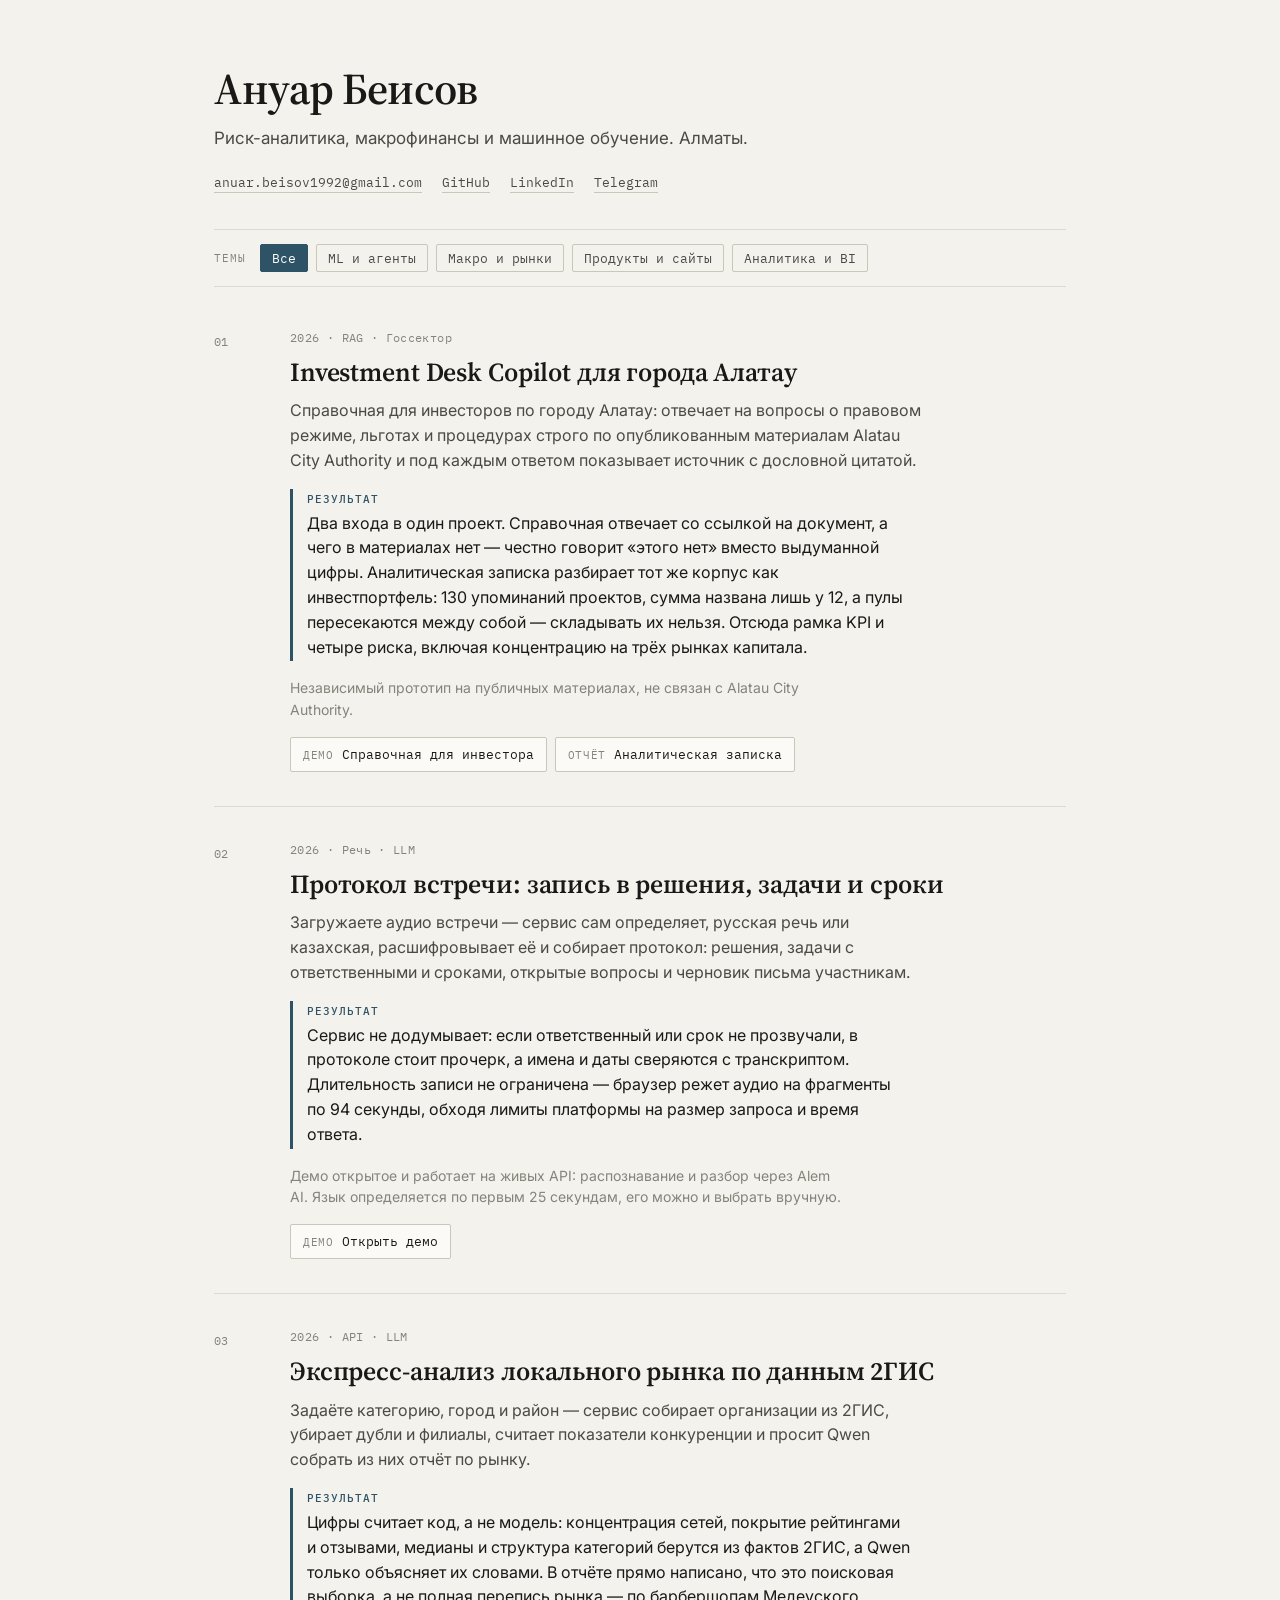
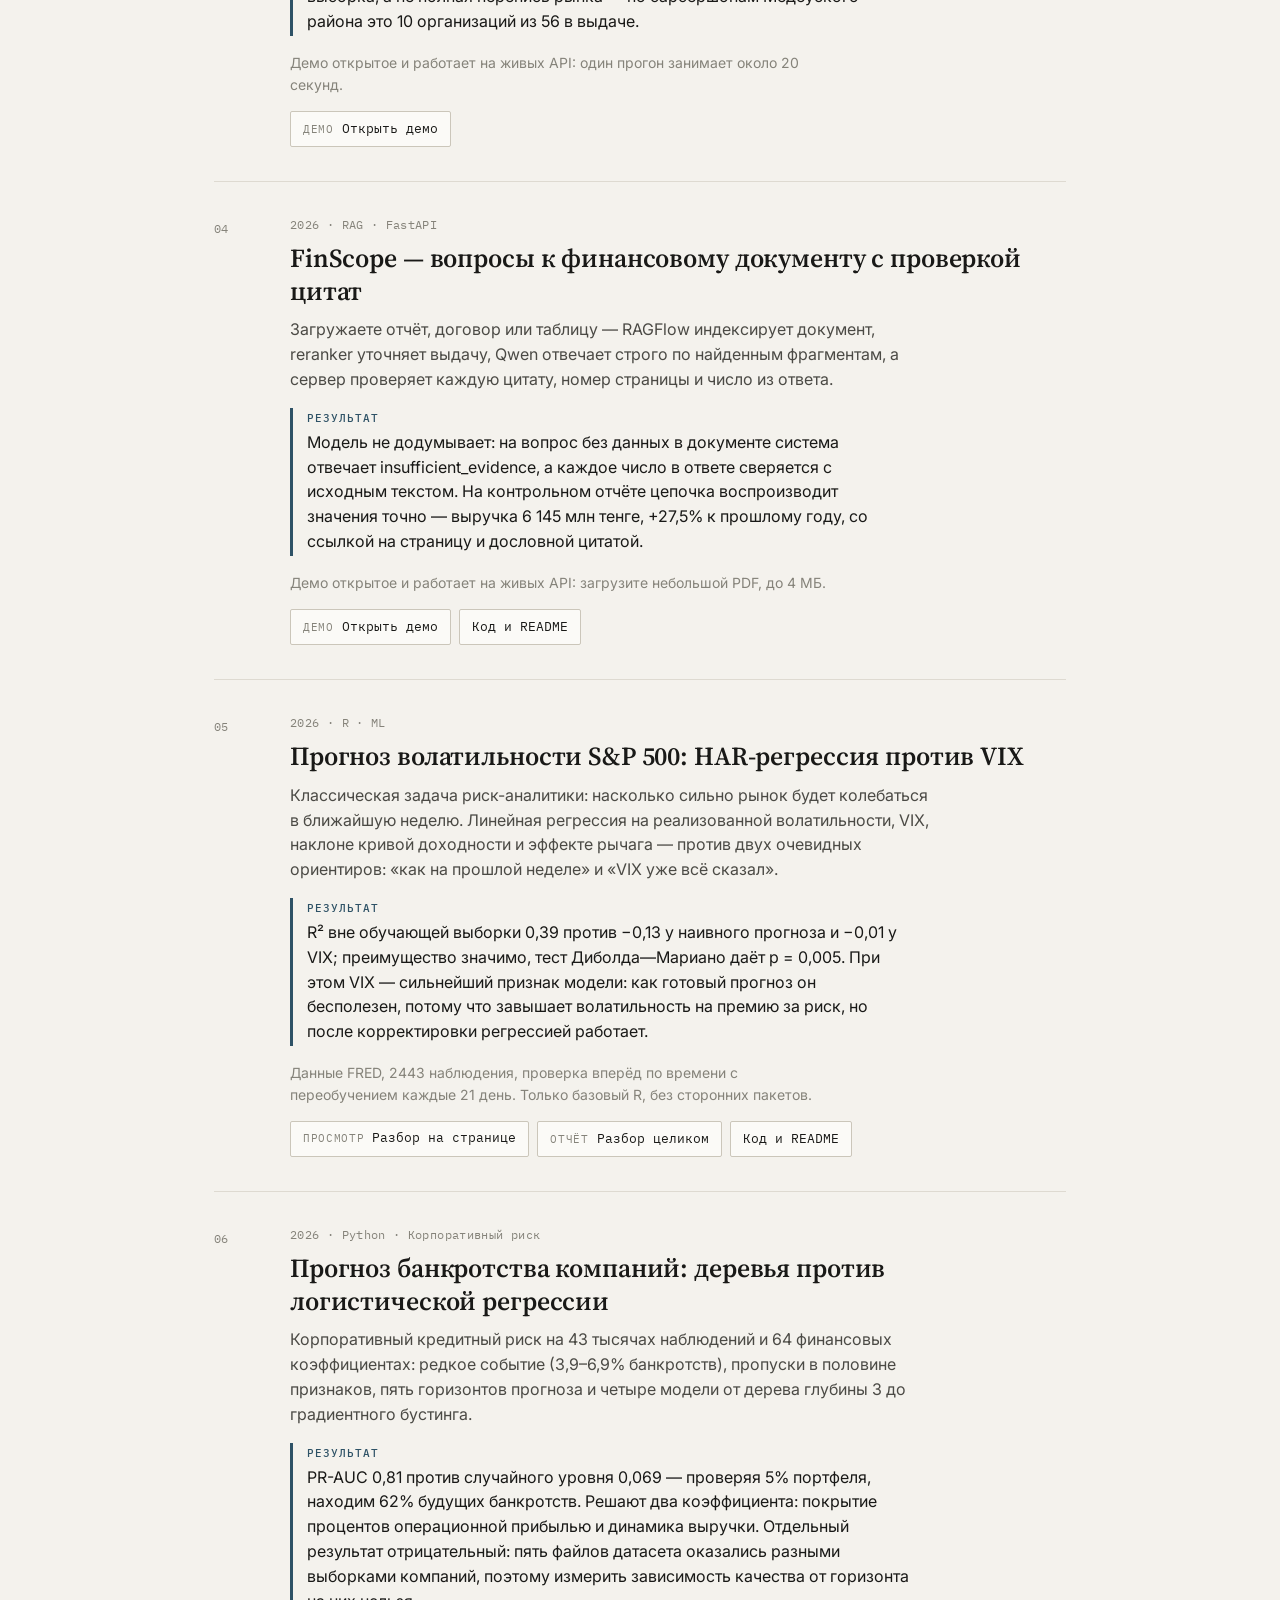
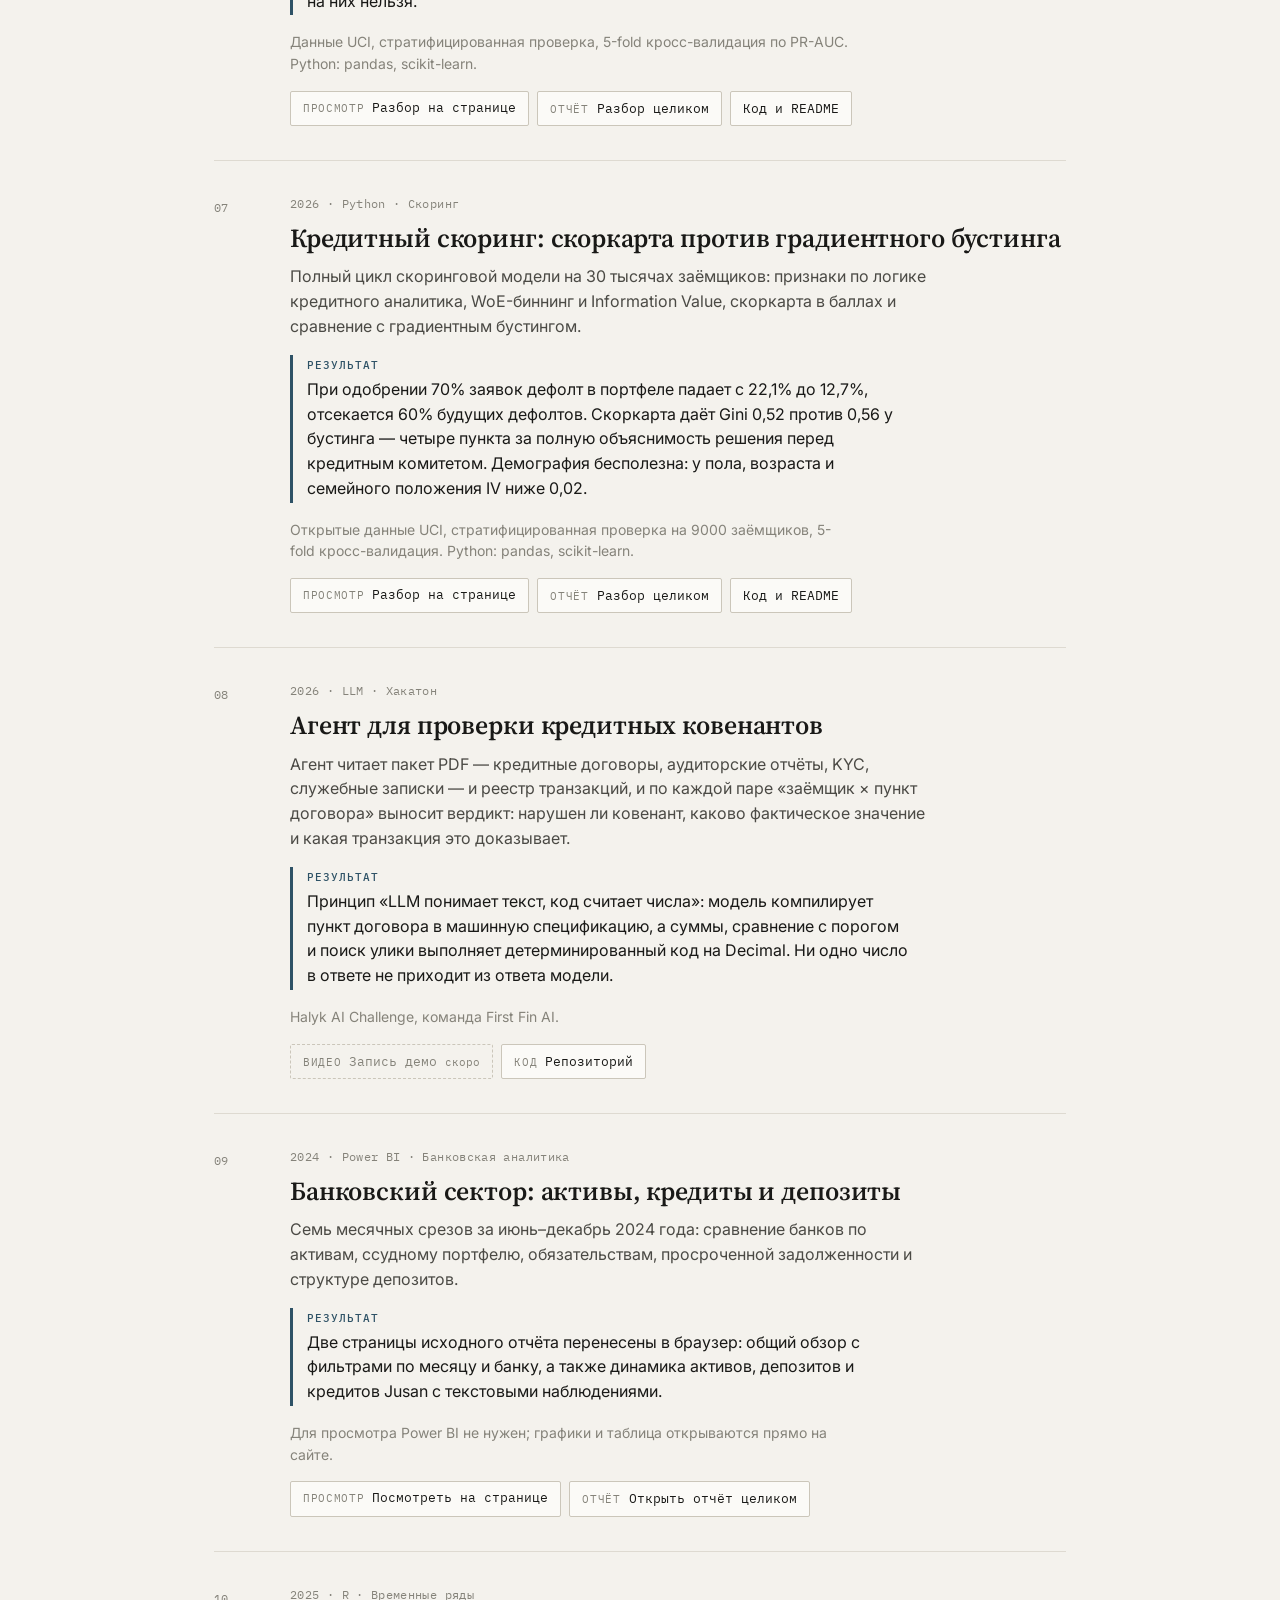
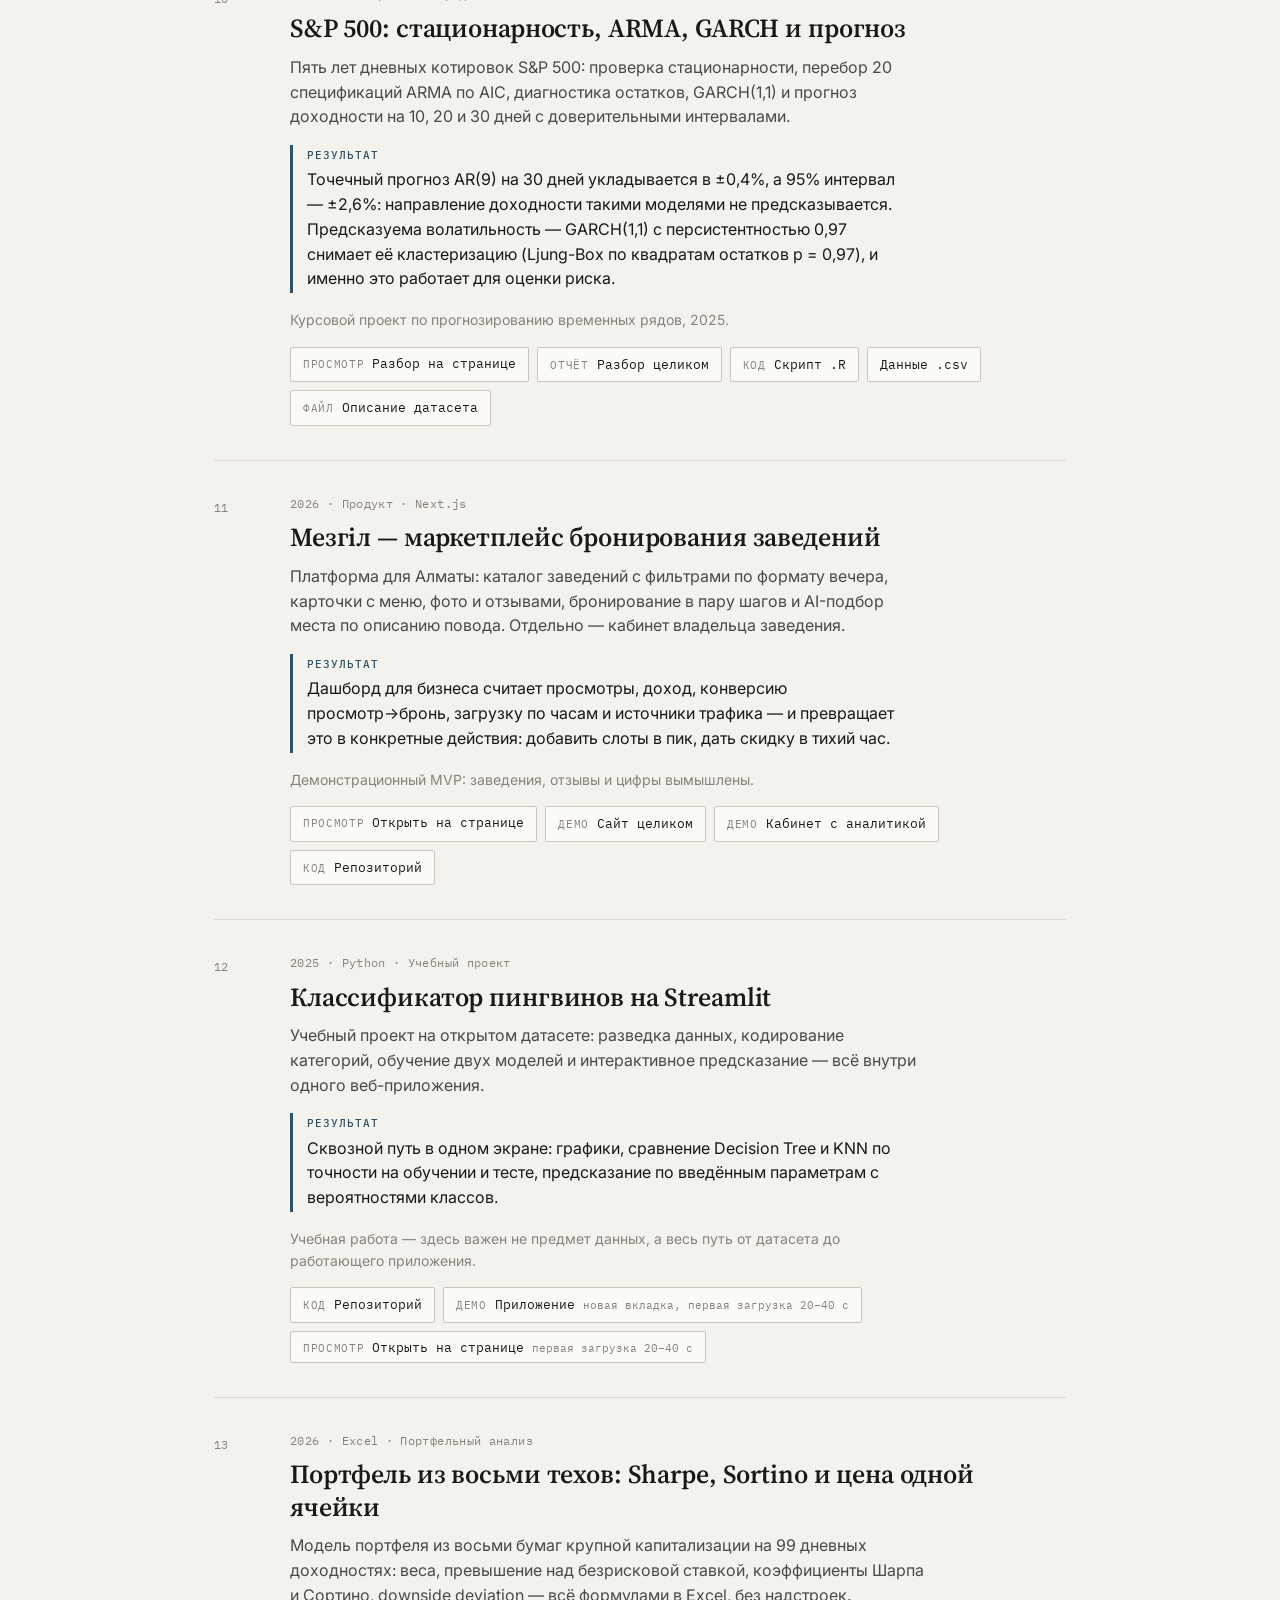
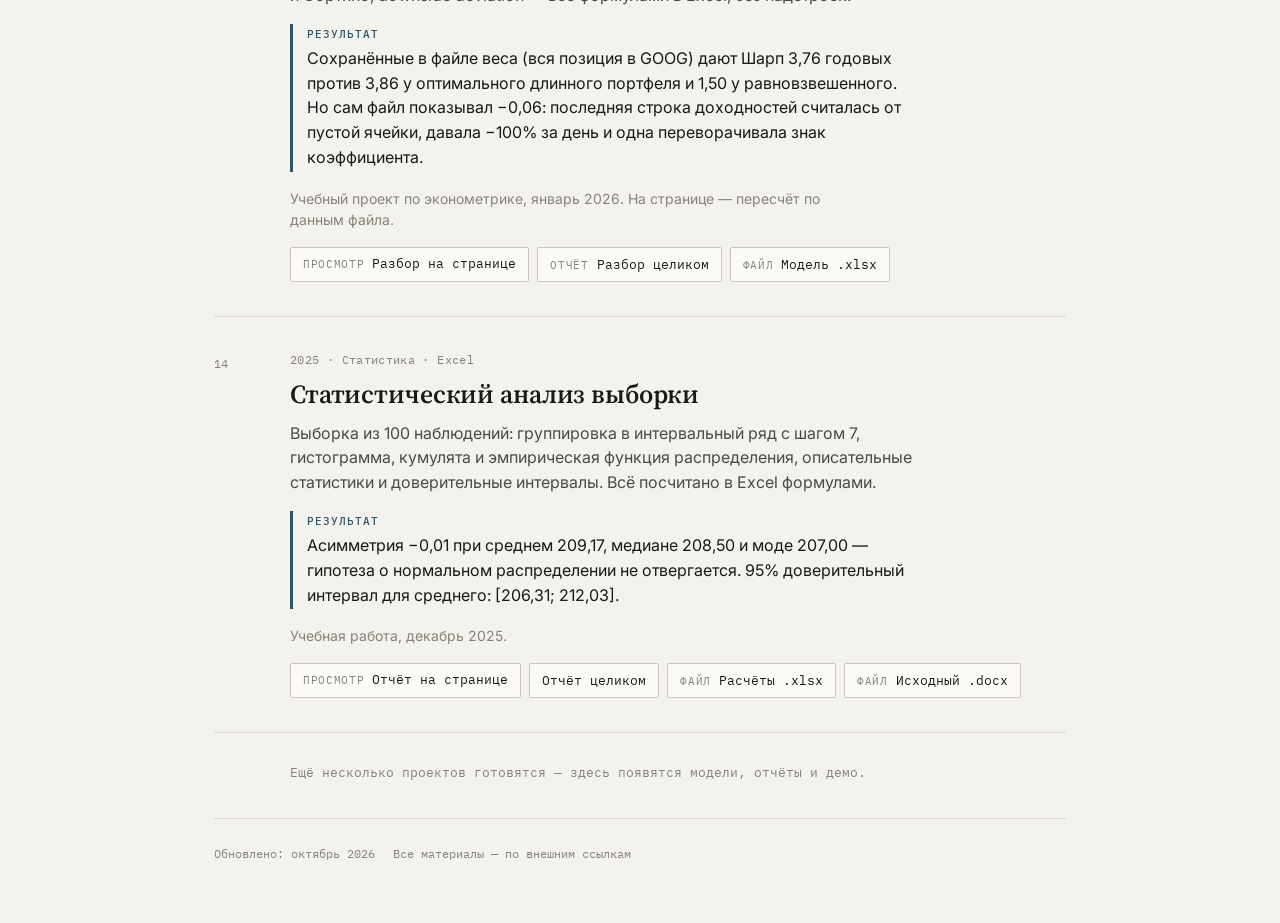
<file: index.html>
<!doctype html>
<html lang="ru">
<head>
<meta charset="utf-8">
<meta name="viewport" content="width=device-width, initial-scale=1">
<title>Ануар Беисов — риск-аналитика, макрофинансы, ML</title>
<meta name="description" content="Портфолио Ануара Беисова: проекты по риск-аналитике, макрофинансам и машинному обучению — модели, дашборды, отчёты и демо-приложения.">
<meta name="color-scheme" content="light">

<!--
  ============================================================================
  КАК ДОБАВИТЬ ПРОЕКТ
  ============================================================================
  1. Открой этот файл и найди ниже блок «ДАННЫЕ — РЕДАКТИРУЕШЬ ТОЛЬКО ЗДЕСЬ»
     (константа PROJECTS в начале <script>).
  2. Скопируй пустую заготовку объекта, которая лежит сразу под массивом
     (константа TEMPLATE), вставь в массив и заполни поля.
  3. Порядок в массиве = порядок на странице. Первым ставь самое сильное.
  4. Пока ссылки нет — пиши url: "#TODO". Она отрисуется приглушённой,
     с пометкой «скоро», и сайт не будет выглядеть сломанным.
  5. Обложки (необязательно) клади в img/covers/ рядом с этим файлом
     и указывай путь в поле cover, например "img/covers/policy.png".
  6. Дату внизу страницы правит константа UPDATED.

  Ничего, кроме блока данных, трогать не нужно: вёрстка сама соберёт
  карточки, фильтр по тегам и кнопки любых типов ссылок.
  ============================================================================
-->

<link rel="preconnect" href="https://fonts.googleapis.com">
<link rel="preconnect" href="https://fonts.gstatic.com" crossorigin>
<link href="https://fonts.googleapis.com/css2?family=Source+Serif+4:opsz,wght@8..60,400;8..60,600&family=Inter:wght@400;500;600&family=IBM+Plex+Mono:wght@400;500&display=swap" rel="stylesheet">

<style>
:root{
  /* ---- цвета: всё меняется здесь ---- */
  --bg:        #f4f2ed;
  --panel:     #fbfaf7;
  --ink:       #191917;
  --ink-2:     #4b4a45;
  --ink-3:     #85837a;
  --line:      #dedad1;
  --line-2:    #cbc6ba;
  --accent:    #2e5266;
  --accent-bg: #e9eef1;

  /* ---- шрифтовые роли ---- */
  --display: "Source Serif 4", Georgia, "Times New Roman", serif;
  --body:    "Inter", -apple-system, BlinkMacSystemFont, "Segoe UI", Arial, sans-serif;
  --mono:    "IBM Plex Mono", ui-monospace, SFMono-Regular, Menlo, Consolas, monospace;

  --radius: 2px;
  --maxw: 900px;
}

*{ box-sizing:border-box; }
html{ -webkit-text-size-adjust:100%; }
body{
  margin:0;
  background:var(--bg);
  color:var(--ink);
  font-family:var(--body);
  font-size:16px;
  line-height:1.55;
  font-feature-settings:"kern" 1;
  -webkit-font-smoothing:antialiased;
}
img{ max-width:100%; display:block; }

a{ color:var(--accent); }
:focus-visible{
  outline:2px solid var(--accent);
  outline-offset:2px;
}

.wrap{
  max-width:var(--maxw);
  margin:0 auto;
  padding:0 24px;
}

/* ---------- шапка ---------- */
.head{ padding:64px 0 36px; }
.head h1{
  font-family:var(--display);
  font-weight:600;
  font-size:clamp(30px, 6vw, 44px);
  line-height:1.15;
  letter-spacing:-0.01em;
  margin:0 0 10px;
}
.head .role{
  margin:0 0 22px;
  max-width:62ch;
  color:var(--ink-2);
  font-size:17px;
}
.contacts{
  list-style:none;
  margin:0;
  padding:0;
  display:flex;
  flex-wrap:wrap;
  gap:8px 20px;
  font-family:var(--mono);
  font-size:13px;
}
.contacts a{
  color:var(--ink-2);
  text-decoration:none;
  border-bottom:1px solid var(--line-2);
  padding-bottom:1px;
}
.contacts a:hover{ color:var(--accent); border-bottom-color:var(--accent); }
.contacts .off{ color:var(--ink-3); cursor:default; }

/* ---------- фильтр ---------- */
.filter{
  border-top:1px solid var(--line);
  border-bottom:1px solid var(--line);
  padding:14px 0;
  display:flex;
  flex-wrap:wrap;
  align-items:center;
  gap:8px;
}
.filter__label{
  font-family:var(--mono);
  font-size:11px;
  letter-spacing:.08em;
  text-transform:uppercase;
  color:var(--ink-3);
  margin-right:6px;
}
.chip{
  font-family:var(--mono);
  font-size:12.5px;
  color:var(--ink-2);
  background:transparent;
  border:1px solid var(--line-2);
  border-radius:var(--radius);
  padding:5px 11px;
  cursor:pointer;
  transition:background-color .12s linear, color .12s linear, border-color .12s linear;
}
.chip:hover{ border-color:var(--accent); color:var(--accent); }
.chip[aria-pressed="true"]{
  background:var(--accent);
  border-color:var(--accent);
  color:#fff;
}

/* ---------- список проектов ---------- */
.projects{ padding:8px 0 0; }
.card{
  display:grid;
  grid-template-columns:56px 1fr;
  gap:0 20px;
  padding:34px 0;
  border-bottom:1px solid var(--line);
}
.card[hidden]{ display:none; }
.card__num{
  font-family:var(--mono);
  font-size:12px;
  color:var(--ink-3);
  padding-top:4px;
  letter-spacing:.04em;
}
.card__meta{
  font-family:var(--mono);
  font-size:12px;
  letter-spacing:.03em;
  color:var(--ink-3);
  margin:0 0 8px;
}
.card__title{
  font-family:var(--display);
  font-weight:600;
  font-size:clamp(21px, 3.4vw, 26px);
  line-height:1.25;
  margin:0 0 10px;
  letter-spacing:-0.005em;
}
.card__tagline{
  margin:0 0 16px;
  color:var(--ink-2);
  max-width:64ch;
}
.card__result{
  border-left:3px solid var(--accent);
  padding:2px 0 2px 14px;
  margin:0 0 16px;
  max-width:62ch;
}
.card__result b{
  display:block;
  font-family:var(--mono);
  font-weight:500;
  font-size:11px;
  letter-spacing:.09em;
  text-transform:uppercase;
  color:var(--accent);
  margin-bottom:3px;
}
.card__note{
  margin:0 0 16px;
  font-size:14px;
  color:var(--ink-3);
  max-width:62ch;
}
.card__cover{
  margin:0 0 18px;
  border:1px solid var(--line);
  background:var(--panel);
}
.card__cover img{ width:100%; height:auto; }

/* ---------- ссылки-кнопки ---------- */
.links{
  display:flex;
  flex-wrap:wrap;
  gap:8px;
}
.btn{
  display:inline-flex;
  align-items:baseline;
  gap:8px;
  font-family:var(--mono);
  font-size:12.5px;
  text-decoration:none;
  color:var(--ink);
  background:var(--panel);
  border:1px solid var(--line-2);
  border-radius:var(--radius);
  padding:7px 12px;
  cursor:pointer;
  transition:border-color .12s linear, color .12s linear, background-color .12s linear;
}
.btn:hover{ border-color:var(--accent); color:var(--accent); }
.btn__kind{
  color:var(--ink-3);
  font-size:11px;
  letter-spacing:.06em;
  text-transform:uppercase;
}
.btn:hover .btn__kind{ color:var(--accent); }
.btn__hint{
  color:var(--ink-3);
  font-size:11px;
}
.btn--soon{
  color:var(--ink-3);
  background:transparent;
  border-style:dashed;
  border-color:var(--line-2);
  cursor:default;
}
.btn--soon:hover{ color:var(--ink-3); border-color:var(--line-2); }
.btn--soon:hover .btn__kind{ color:var(--ink-3); }
.btn--on{ border-color:var(--accent); color:var(--accent); background:var(--accent-bg); }

/* ---------- встроенное демо ---------- */
.embed{
  margin-top:16px;
  border:1px solid var(--line-2);
  background:var(--panel);
}
.embed[hidden]{ display:none; }
.embed__bar{
  font-family:var(--mono);
  font-size:11px;
  color:var(--ink-3);
  padding:7px 10px;
  border-bottom:1px solid var(--line);
}
.embed iframe{
  display:block;
  width:100%;
  height:560px;
  border:0;
  background:#fff;
}

/* ---------- заглушка и подвал ---------- */
.more{
  display:grid;
  grid-template-columns:56px 1fr;
  gap:0 20px;
  padding:30px 0 34px;
  border-bottom:1px solid var(--line);
}
.more p{
  margin:0;
  font-family:var(--mono);
  font-size:13px;
  color:var(--ink-3);
}
.foot{
  padding:26px 0 60px;
  font-family:var(--mono);
  font-size:12px;
  color:var(--ink-3);
  display:flex;
  flex-wrap:wrap;
  gap:6px 18px;
}

/* ---------- адаптив ---------- */
@media (max-width:640px){
  .wrap{ padding:0 18px; }
  .head{ padding:44px 0 28px; }
  .card, .more{ grid-template-columns:1fr; gap:0; }
  .card__num{ padding:0 0 6px; }
  .more p{ padding-top:0; }
  .embed iframe{ height:440px; }
}
@media (max-width:380px){
  .wrap{ padding:0 14px; }
  .btn{ font-size:12px; padding:6px 10px; }
}

@media (prefers-reduced-motion: reduce){
  *{ animation:none !important; transition:none !important; scroll-behavior:auto !important; }
}
</style>
</head>

<body>
<div class="wrap">

  <header class="head">
    <h1>Ануар Беисов</h1>
    <p class="role">Риск-аналитика, макрофинансы и машинное обучение. Алматы.</p>
    <ul class="contacts" id="contacts"></ul>
  </header>

  <nav class="filter" id="filter" aria-label="Фильтр проектов по темам">
    <span class="filter__label">Темы</span>
  </nav>

  <main class="projects" id="projects"></main>

  <div class="more">
    <div></div>
    <p>Ещё несколько проектов готовятся — здесь появятся модели, отчёты и демо.</p>
  </div>

  <footer class="foot">
    <span id="updated"></span>
    <span>Все материалы — по внешним ссылкам</span>
  </footer>

</div>

<script>
/* ==========================================================================
   ДАННЫЕ — РЕДАКТИРУЕШЬ ТОЛЬКО ЗДЕСЬ
   ========================================================================== */

const UPDATED = "октябрь 2026";   // дата в подвале

const CONTACTS = [
  { txt: "anuar.beisov1992@gmail.com", url: "mailto:anuar.beisov1992@gmail.com" },
  { txt: "GitHub",   url: "https://github.com/abeisov" },
  { txt: "LinkedIn", url: "https://www.linkedin.com/in/%D0%B0%D0%BD%D1%83%D0%B0%D1%80-%D0%B1-7ba167254/" },
  { txt: "Telegram", url: "https://t.me/anuarbeissov1992" }
];

const PROJECTS = [

  {
    title:   "Investment Desk Copilot для города Алатау",
    meta:    "2026 · RAG · Госсектор",
    tags:    ["ML и агенты", "Макро и рынки"],
    tagline: "Справочная для инвесторов по городу Алатау: отвечает на вопросы о правовом режиме, льготах и процедурах строго по опубликованным материалам Alatau City Authority и под каждым ответом показывает источник с дословной цитатой.",
    result:  "Два входа в один проект. Справочная отвечает со ссылкой на документ, а чего в материалах нет — честно говорит «этого нет» вместо выдуманной цифры. Аналитическая записка разбирает тот же корпус как инвестпортфель: 130 упоминаний проектов, сумма названа лишь у 12, а пулы пересекаются между собой — складывать их нельзя. Отсюда рамка KPI и четыре риска, включая концентрацию на трёх рынках капитала.",
    note:    "Независимый прототип на публичных материалах, не связан с Alatau City Authority.",
    cover:   "",
    links: [
      { kind: "demo",   txt: "Справочная для инвестора", url: "https://alatau-investment-desk.vercel.app/", hint: "" },
      { kind: "report", txt: "Аналитическая записка",    url: "https://alatau-investment-desk.vercel.app/note" }
    ]
  }

  ,{
    title:   "Протокол встречи: запись в решения, задачи и сроки",
    meta:    "2026 · Речь · LLM",
    tags:    ["ML и агенты", "Продукты и сайты"],
    tagline: "Загружаете аудио встречи — сервис сам определяет, русская речь или казахская, расшифровывает её и собирает протокол: решения, задачи с ответственными и сроками, открытые вопросы и черновик письма участникам.",
    result:  "Сервис не додумывает: если ответственный или срок не прозвучали, в протоколе стоит прочерк, а имена и даты сверяются с транскриптом. Длительность записи не ограничена — браузер режет аудио на фрагменты по 94 секунды, обходя лимиты платформы на размер запроса и время ответа.",
    note:    "Демо открытое и работает на живых API: распознавание и разбор через Alem AI. Язык определяется по первым 25 секундам, его можно и выбрать вручную.",
    cover:   "",
    links: [
      { kind: "demo", txt: "Открыть демо", url: "https://meeting-intelligence-nine-dusky.vercel.app/", hint: "" }
    ]
  }

  ,{
    title:   "Экспресс-анализ локального рынка по данным 2ГИС",
    meta:    "2026 · API · LLM",
    tags:    ["ML и агенты", "Продукты и сайты"],
    tagline: "Задаёте категорию, город и район — сервис собирает организации из 2ГИС, убирает дубли и филиалы, считает показатели конкуренции и просит Qwen собрать из них отчёт по рынку.",
    result:  "Цифры считает код, а не модель: концентрация сетей, покрытие рейтингами и отзывами, медианы и структура категорий берутся из фактов 2ГИС, а Qwen только объясняет их словами. В отчёте прямо написано, что это поисковая выборка, а не полная перепись рынка — по барбершопам Медеуского района это 10 организаций из 56 в выдаче.",
    note:    "Демо открытое и работает на живых API: один прогон занимает около 20 секунд.",
    cover:   "",
    links: [
      { kind: "demo", txt: "Открыть демо", url: "https://local-market-analyst.vercel.app/", hint: "" }
    ]
  }

  ,{
    title:   "FinScope — вопросы к финансовому документу с проверкой цитат",
    meta:    "2026 · RAG · FastAPI",
    tags:    ["ML и агенты", "Продукты и сайты"],
    tagline: "Загружаете отчёт, договор или таблицу — RAGFlow индексирует документ, reranker уточняет выдачу, Qwen отвечает строго по найденным фрагментам, а сервер проверяет каждую цитату, номер страницы и число из ответа.",
    result:  "Модель не додумывает: на вопрос без данных в документе система отвечает insufficient_evidence, а каждое число в ответе сверяется с исходным текстом. На контрольном отчёте цепочка воспроизводит значения точно — выручка 6 145 млн тенге, +27,5% к прошлому году, со ссылкой на страницу и дословной цитатой.",
    note:    "Демо открытое и работает на живых API: загрузите небольшой PDF, до 4 МБ.",
    cover:   "",
    links: [
      { kind: "demo", txt: "Открыть демо",  url: "https://financial-document-intelligence-abeisovs-projects.vercel.app/", hint: "" },
      { kind: "code", txt: "Код и README", url: "https://github.com/abeisov/financial-document-intelligence" }
    ]
  }

  ,{
    title:   "Прогноз волатильности S&P 500: HAR-регрессия против VIX",
    meta:    "2026 · R · ML",
    tags:    ["Макро и рынки", "ML и агенты"],
    tagline: "Классическая задача риск-аналитики: насколько сильно рынок будет колебаться в ближайшую неделю. Линейная регрессия на реализованной волатильности, VIX, наклоне кривой доходности и эффекте рычага — против двух очевидных ориентиров: «как на прошлой неделе» и «VIX уже всё сказал».",
    result:  "R² вне обучающей выборки 0,39 против −0,13 у наивного прогноза и −0,01 у VIX; преимущество значимо, тест Диболда—Мариано даёт p = 0,005. При этом VIX — сильнейший признак модели: как готовый прогноз он бесполезен, потому что завышает волатильность на премию за риск, но после корректировки регрессией работает.",
    note:    "Данные FRED, 2443 наблюдения, проверка вперёд по времени с переобучением каждые 21 день. Только базовый R, без сторонних пакетов.",
    cover:   "",
    links: [
      { kind: "embed",  txt: "Разбор на странице", url: "files/r/vol-forecast/index.html", hint: "" },
      { kind: "report", txt: "Разбор целиком",     url: "files/r/vol-forecast/index.html" },
      { kind: "code",   txt: "Код и README",       url: "https://github.com/abeisov/portfolio/tree/main/projects/vol-forecast" }
    ]
  }

  ,{
    title:   "Прогноз банкротства компаний: деревья против логистической регрессии",
    meta:    "2026 · Python · Корпоративный риск",
    tags:    ["ML и агенты", "Аналитика и BI"],
    tagline: "Корпоративный кредитный риск на 43 тысячах наблюдений и 64 финансовых коэффициентах: редкое событие (3,9–6,9% банкротств), пропуски в половине признаков, пять горизонтов прогноза и четыре модели от дерева глубины 3 до градиентного бустинга.",
    result:  "PR-AUC 0,81 против случайного уровня 0,069 — проверяя 5% портфеля, находим 62% будущих банкротств. Решают два коэффициента: покрытие процентов операционной прибылью и динамика выручки. Отдельный результат отрицательный: пять файлов датасета оказались разными выборками компаний, поэтому измерить зависимость качества от горизонта на них нельзя.",
    note:    "Данные UCI, стратифицированная проверка, 5-fold кросс-валидация по PR-AUC. Python: pandas, scikit-learn.",
    cover:   "",
    links: [
      { kind: "embed",  txt: "Разбор на странице", url: "files/python/bankruptcy/index.html", hint: "" },
      { kind: "report", txt: "Разбор целиком",     url: "files/python/bankruptcy/index.html" },
      { kind: "code",   txt: "Код и README",       url: "https://github.com/abeisov/portfolio/tree/main/projects/bankruptcy" }
    ]
  }

  ,{
    title:   "Кредитный скоринг: скоркарта против градиентного бустинга",
    meta:    "2026 · Python · Скоринг",
    tags:    ["ML и агенты", "Аналитика и BI"],
    tagline: "Полный цикл скоринговой модели на 30 тысячах заёмщиков: признаки по логике кредитного аналитика, WoE-биннинг и Information Value, скоркарта в баллах и сравнение с градиентным бустингом.",
    result:  "При одобрении 70% заявок дефолт в портфеле падает с 22,1% до 12,7%, отсекается 60% будущих дефолтов. Скоркарта даёт Gini 0,52 против 0,56 у бустинга — четыре пункта за полную объяснимость решения перед кредитным комитетом. Демография бесполезна: у пола, возраста и семейного положения IV ниже 0,02.",
    note:    "Открытые данные UCI, стратифицированная проверка на 9000 заёмщиков, 5-fold кросс-валидация. Python: pandas, scikit-learn.",
    cover:   "",
    links: [
      { kind: "embed",  txt: "Разбор на странице", url: "files/python/credit-scoring/index.html", hint: "" },
      { kind: "report", txt: "Разбор целиком",     url: "files/python/credit-scoring/index.html" },
      { kind: "code",   txt: "Код и README",       url: "https://github.com/abeisov/portfolio/tree/main/projects/credit-scoring" }
    ]
  }

  ,{
    title:   "Агент для проверки кредитных ковенантов",
    meta:    "2026 · LLM · Хакатон",
    tags:    ["ML и агенты"],
    tagline: "Агент читает пакет PDF — кредитные договоры, аудиторские отчёты, KYC, служебные записки — и реестр транзакций, и по каждой паре «заёмщик × пункт договора» выносит вердикт: нарушен ли ковенант, каково фактическое значение и какая транзакция это доказывает.",
    result:  "Принцип «LLM понимает текст, код считает числа»: модель компилирует пункт договора в машинную спецификацию, а суммы, сравнение с порогом и поиск улики выполняет детерминированный код на Decimal. Ни одно число в ответе не приходит из ответа модели.",
    note:    "Halyk AI Challenge, команда First Fin AI.",
    cover:   "",
    links: [
      { kind: "video", txt: "Запись демо", url: "#TODO" },
      { kind: "code",  txt: "Репозиторий", url: "https://github.com/abeisov/halyk_agent" }
    ]
  }

  ,{
    title:   "Банковский сектор: активы, кредиты и депозиты",
    meta:    "2024 · Power BI · Банковская аналитика",
    tags:    ["Аналитика и BI", "Макро и рынки"],
    tagline: "Семь месячных срезов за июнь–декабрь 2024 года: сравнение банков по активам, ссудному портфелю, обязательствам, просроченной задолженности и структуре депозитов.",
    result:  "Две страницы исходного отчёта перенесены в браузер: общий обзор с фильтрами по месяцу и банку, а также динамика активов, депозитов и кредитов Jusan с текстовыми наблюдениями.",
    note:    "Для просмотра Power BI не нужен; графики и таблица открываются прямо на сайте.",
    cover:   "",
    links: [
      { kind: "embed",  txt: "Посмотреть на странице", url: "files/powerbi/banks/index.html", hint: "" },
      { kind: "report", txt: "Открыть отчёт целиком", url: "files/powerbi/banks/index.html" }
    ]
  }

  ,{
    title:   "S&P 500: стационарность, ARMA, GARCH и прогноз",
    meta:    "2025 · R · Временные ряды",
    tags:    ["Макро и рынки"],
    tagline: "Пять лет дневных котировок S&P 500: проверка стационарности, перебор 20 спецификаций ARMA по AIC, диагностика остатков, GARCH(1,1) и прогноз доходности на 10, 20 и 30 дней с доверительными интервалами.",
    result:  "Точечный прогноз AR(9) на 30 дней укладывается в ±0,4%, а 95% интервал — ±2,6%: направление доходности такими моделями не предсказывается. Предсказуема волатильность — GARCH(1,1) с персистентностью 0,97 снимает её кластеризацию (Ljung-Box по квадратам остатков p = 0,97), и именно это работает для оценки риска.",
    note:    "Курсовой проект по прогнозированию временных рядов, 2025.",
    cover:   "",
    links: [
      { kind: "embed",  txt: "Разбор на странице", url: "files/r/sp500/index.html", hint: "" },
      { kind: "report", txt: "Разбор целиком",     url: "files/r/sp500/index.html" },
      { kind: "code",   txt: "Скрипт .R",          url: "files/r/sp500-timeseries.R" },
      { kind: "data",   txt: "Данные .csv",        url: "files/r/sp500.csv" },
      { kind: "file",   txt: "Описание датасета",  url: "files/docs/sp500-dataset.pdf" }
    ]
  }

  ,{
    title:   "Мезгіл — маркетплейс бронирования заведений",
    meta:    "2026 · Продукт · Next.js",
    tags:    ["Продукты и сайты"],
    tagline: "Платформа для Алматы: каталог заведений с фильтрами по формату вечера, карточки с меню, фото и отзывами, бронирование в пару шагов и AI-подбор места по описанию повода. Отдельно — кабинет владельца заведения.",
    result:  "Дашборд для бизнеса считает просмотры, доход, конверсию просмотр→бронь, загрузку по часам и источники трафика — и превращает это в конкретные действия: добавить слоты в пик, дать скидку в тихий час.",
    note:    "Демонстрационный MVP: заведения, отзывы и цифры вымышлены.",
    cover:   "",
    links: [
      { kind: "embed", txt: "Открыть на странице", url: "https://market-f-k.vercel.app/", hint: "" },
      { kind: "demo",  txt: "Сайт целиком",        url: "https://market-f-k.vercel.app/", hint: "" },
      { kind: "demo",  txt: "Кабинет с аналитикой", url: "https://market-f-k.vercel.app/business/analytics", hint: "" },
      { kind: "code",  txt: "Репозиторий",         url: "https://github.com/abeisov/market-f-k" }
    ]
  }

  ,{
    title:   "Классификатор пингвинов на Streamlit",
    meta:    "2025 · Python · Учебный проект",
    tags:    ["ML и агенты", "Продукты и сайты"],
    tagline: "Учебный проект на открытом датасете: разведка данных, кодирование категорий, обучение двух моделей и интерактивное предсказание — всё внутри одного веб-приложения.",
    result:  "Сквозной путь в одном экране: графики, сравнение Decision Tree и KNN по точности на обучении и тесте, предсказание по введённым параметрам с вероятностями классов.",
    note:    "Учебная работа — здесь важен не предмет данных, а весь путь от датасета до работающего приложения.",
    cover:   "",
    links: [
      { kind: "code",  txt: "Репозиторий", url: "https://github.com/abeisov/first_mlproject" },
      { kind: "demo",  txt: "Приложение",  url: "https://first-mlproject.streamlit.app/" },
      { kind: "embed", txt: "Открыть на странице", url: "https://first-mlproject.streamlit.app/?embed=true" }
    ]
  }

  ,{
    title:   "Портфель из восьми техов: Sharpe, Sortino и цена одной ячейки",
    meta:    "2026 · Excel · Портфельный анализ",
    tags:    ["Макро и рынки", "Аналитика и BI"],
    tagline: "Модель портфеля из восьми бумаг крупной капитализации на 99 дневных доходностях: веса, превышение над безрисковой ставкой, коэффициенты Шарпа и Сортино, downside deviation — всё формулами в Excel, без надстроек.",
    result:  "Сохранённые в файле веса (вся позиция в GOOG) дают Шарп 3,76 годовых против 3,86 у оптимального длинного портфеля и 1,50 у равновзвешенного. Но сам файл показывал −0,06: последняя строка доходностей считалась от пустой ячейки, давала −100% за день и одна переворачивала знак коэффициента.",
    note:    "Учебный проект по эконометрике, январь 2026. На странице — пересчёт по данным файла.",
    cover:   "",
    links: [
      { kind: "embed",  txt: "Разбор на странице", url: "files/excel/large-cap-portfolio.html", hint: "" },
      { kind: "report", txt: "Разбор целиком",     url: "files/excel/large-cap-portfolio.html" },
      { kind: "file",   txt: "Модель .xlsx",       url: "files/excel/large-cap-portfolio.xlsx" }
    ]
  }

  ,{
    title:   "Статистический анализ выборки",
    meta:    "2025 · Статистика · Excel",
    tags:    ["Аналитика и BI"],
    tagline: "Выборка из 100 наблюдений: группировка в интервальный ряд с шагом 7, гистограмма, кумулята и эмпирическая функция распределения, описательные статистики и доверительные интервалы. Всё посчитано в Excel формулами.",
    result:  "Асимметрия −0,01 при среднем 209,17, медиане 208,50 и моде 207,00 — гипотеза о нормальном распределении не отвергается. 95% доверительный интервал для среднего: [206,31; 212,03].",
    note:    "Учебная работа, декабрь 2025.",
    cover:   "",
    links: [
      { kind: "embed",  txt: "Отчёт на странице", url: "files/docs/crm5-sample-analysis.html", hint: "" },
      { kind: "report", txt: "Отчёт целиком",     url: "files/docs/crm5-sample-analysis.html" },
      { kind: "file",   txt: "Расчёты .xlsx",     url: "files/excel/crm5-sample-analysis.xlsx" },
      { kind: "file",   txt: "Исходный .docx",    url: "files/docs/crm5-sample-analysis.docx" }
    ]
  }


  /* --- ЗАГОТОВКИ ПОД СЛЕДУЮЩИЕ ПРОЕКТЫ ---------------------------------
     Раскомментируй нужный блок — убери открывающие и закрывающие символы
     комментария вокруг всех заготовок, лишние удали. Порядок в массиве =
     порядок на сайте.

  ,{
    title:   "Финансовая модель в Excel",
    meta:    "2025 · Модель",
    tags:    ["Excel", "Финмодель"],
    tagline: "",
    result:  "",
    note:    "",
    cover:   "",
    links: [
      { kind: "data", txt: "Открыть модель", url: "#TODO" },
      { kind: "file", txt: "Скачать .xlsx",  url: "#TODO" }
    ]
  }

  ,{
    title:   "Анализ на R",
    meta:    "2025 · R",
    tags:    ["R", "Эконометрика"],
    tagline: "",
    result:  "",
    links: [
      { kind: "report", txt: "Отчёт", url: "#TODO" },
      { kind: "code",   txt: "Код",   url: "#TODO" }
    ]
  }

  ,{
    title:   "Приложение с расчётом",
    meta:    "2026 · Python",
    tags:    ["Python", "Демо"],
    tagline: "",
    result:  "",
    links: [
      { kind: "embed", txt: "Открыть внутри страницы", url: "#TODO" },
      { kind: "demo",  txt: "Открыть в новой вкладке", url: "#TODO" }
    ]
  }

  ,{
    title:   "Презентация с работы",
    meta:    "2025 · Слайды",
    tags:    ["BI"],
    tagline: "",
    result:  "",
    links: [
      { kind: "slides", txt: "Слайды", url: "#TODO" }
    ]
  }

  ,{
    title:   "Отраслевой обзор",
    meta:    "2025 · Отчёт",
    tags:    ["Макро"],
    tagline: "",
    result:  "",
    links: [
      { kind: "report", txt: "Читать", url: "#TODO" }
    ]
  }

  --- конец заготовок --------------------------------------------------- */

];


/* ---------------------------------------------------------------------------
   ОТЛОЖЕНО — вернуть, когда появятся материалы.
   Скопируй нужный блок обратно в PROJECTS (добавь запятую перед { ) и заполни
   ссылки. Тексты уже написаны, править не обязательно.

  {
    title:   "Трансмиссия монетарной политики в Казахстане",
    meta:    "2026 · ML · Макро",
    tags:    ["Макро и рынки", "ML и агенты"],
    tagline: "Как изменение базовой ставки доходит до кредита, инфляции и обменного курса и с какой задержкой. Классические подходы сравниваются с ML-моделями на тех же данных.",
    result:  "Сопоставление лагов трансмиссии по каналам: где ставка работает быстро, а где эффект растворяется.",
    note:    "Фрагмент диссертации, полный текст — после защиты.",
    cover:   "",
    links: [
      { kind: "report", txt: "Что получилось", url: "#TODO" },
      { kind: "code",   txt: "R-скрипты",      url: "#TODO" },
      { kind: "slides", txt: "Слайды",         url: "#TODO" }
    ]
  },

  {
    title:   "Автоматизация отчётности в страховой компании",
    meta:    "2024 · Дашборды",
    tags:    ["Аналитика и BI"],
    tagline: "Регулярная отчётность собиралась вручную из нескольких источников. Построены дашборды и автоматический сбор данных вместо ручной выгрузки.",
    result:  "Экономия свыше 10 млн тенге в год.",
    note:    "Код и данные под NDA — доступен только разбор подхода.",
    cover:   "",
    links: [
      { kind: "report", txt: "Как устроено", url: "#TODO" }
    ]
  }
   --------------------------------------------------------------------------- */

/* Пустая заготовка — скопируй объект целиком и вставь в PROJECTS выше.
   Необязательные поля (result, note, cover) можно просто удалить:
   пустой блок не рисуется.

const TEMPLATE = {
  title:   "",        // название
  meta:    "",        // "2026 · ML · Макро" — год и пара тегов через ·
  tags:    [],        // для фильтра. Держи 4 темы, не плоди новые:
                      // "Макро и рынки" | "ML и агенты" |
                      // "Аналитика и BI" | "Продукты и сайты"
  tagline: "",        // 1–2 предложения: какая проблема и что сделано
  result:  "",        // главный вывод или цифра, выделяется визуально
  note:    "",        // необязательно: "код под NDA", "фрагмент диссертации"
  cover:   "",        // необязательно: "img/covers/имя.png"
  links: [
    // kind: embed | demo | code | report | slides | data | video | file
    // hint — необязательно: подпись у кнопки. По умолчанию у demo и embed
    // стоит предупреждение о долгой загрузке; hint: "" его убирает
    { kind: "", txt: "", url: "", hint: "" }
  ]
};
*/

/* ==========================================================================
   НИЖЕ — ВЁРСТКА. ДЛЯ ДОБАВЛЕНИЯ ПРОЕКТА ПРАВИТЬ НЕ НУЖНО.
   ========================================================================== */

// Подписи типов ссылок. Новый kind можно просто использовать в данных —
// если его здесь нет, подписью станет само значение kind.
const KINDS = {
  embed:  { label: "Просмотр", hint: "первая загрузка 20–40 с" },
  demo:   { label: "Демо",   hint: "новая вкладка, первая загрузка 20–40 с" },
  code:   { label: "Код"    },
  report: { label: "Отчёт"  },
  slides: { label: "Слайды" },
  data:   { label: "Данные" },
  video:  { label: "Видео"  },
  file:   { label: "Файл"   }
};

const TODO = "#TODO";

function esc(v){
  return String(v == null ? "" : v)
    .replace(/&/g, "&amp;")
    .replace(/</g, "&lt;")
    .replace(/>/g, "&gt;")
    .replace(/"/g, "&quot;")
    .replace(/'/g, "&#39;");
}

function isSoon(url){
  return !url || String(url).trim().indexOf(TODO) === 0;
}

function safeUrl(url){
  const u = String(url).trim();
  return /^\s*(javascript|data|vbscript):/i.test(u) ? "#" : u;
}

function kindOf(kind){
  const k = KINDS[kind];
  return { label: (k && k.label) || kind || "Ссылка", hint: (k && k.hint) || "" };
}

function linkHtml(link, cardIndex, linkIndex){
  const k = kindOf(link.kind);
  const txt = link.txt || k.label;
  // если подпись совпадает с названием типа — тип не дублируем
  const same = String(txt).toLowerCase().indexOf(String(k.label).toLowerCase()) === 0;
  const kindTag = same ? "" : '<span class="btn__kind">' + esc(k.label) + '</span>';
  const label = '<span>' + esc(txt) + '</span>';

  if (isSoon(link.url)){
    return '<span class="btn btn--soon" aria-disabled="true">' + kindTag + label +
           '<span class="btn__hint">скоро</span></span>';
  }

  const hintTxt = (link.hint === undefined) ? k.hint : link.hint;
  const hint = hintTxt ? '<span class="btn__hint">' + esc(hintTxt) + '</span>' : "";

  if (link.kind === "embed"){
    const id = "embed-" + cardIndex + "-" + linkIndex;
    return '<button type="button" class="btn" data-embed="' + id + '" ' +
           'data-src="' + esc(safeUrl(link.url)) + '" aria-expanded="false" aria-controls="' + id + '">' +
           kindTag + label + hint + '</button>';
  }

  return '<a class="btn" href="' + esc(safeUrl(link.url)) + '" target="_blank" rel="noopener">' +
         kindTag + label + hint + '</a>';
}

function embedSlotHtml(link, cardIndex, linkIndex){
  if (link.kind !== "embed" || isSoon(link.url)) return "";
  const id = "embed-" + cardIndex + "-" + linkIndex;
  const loadingBar = /^https?:\/\//i.test(link.url)
    ? '<div class="embed__bar">Приложение загружается на бесплатном хостинге — первый заход занимает 20–40 секунд</div>'
    : "";
  return '<div class="embed" id="' + id + '" hidden>' +
           loadingBar +
           '<iframe title="' + esc(link.txt || "Демо") + '" loading="lazy" allowfullscreen></iframe>' +
         '</div>';
}

function cardHtml(p, i){
  const num = String(i + 1).padStart(2, "0");
  const links = Array.isArray(p.links) ? p.links : [];
  let h = "";

  h += '<article class="card" data-tags="' + esc((p.tags || []).join("|")) + '">';
  h +=   '<div class="card__num">' + num + '</div>';
  h +=   '<div class="card__body">';
  if (p.meta)    h += '<p class="card__meta">' + esc(p.meta) + '</p>';
  if (p.title)   h += '<h2 class="card__title">' + esc(p.title) + '</h2>';
  if (p.tagline) h += '<p class="card__tagline">' + esc(p.tagline) + '</p>';
  if (p.result)  h += '<div class="card__result"><b>Результат</b>' + esc(p.result) + '</div>';
  if (p.note)    h += '<p class="card__note">' + esc(p.note) + '</p>';
  if (p.cover)   h += '<figure class="card__cover"><img src="' + esc(safeUrl(p.cover)) + '" alt="Скриншот проекта: ' + esc(p.title) + '" loading="lazy" decoding="async"></figure>';
  if (links.length){
    h += '<div class="links">';
    links.forEach(function(l, j){ h += linkHtml(l, i, j); });
    h += '</div>';
    links.forEach(function(l, j){ h += embedSlotHtml(l, i, j); });
  }
  h +=   '</div>';
  h += '</article>';
  return h;
}

// --- отрисовка ---
const projectsEl = document.getElementById("projects");
projectsEl.innerHTML = PROJECTS.map(cardHtml).join("");

document.getElementById("updated").textContent = "Обновлено: " + UPDATED;

document.getElementById("contacts").innerHTML = CONTACTS.map(function(c){
  if (isSoon(c.url)) return '<li><span class="off">' + esc(c.txt) + ' — скоро</span></li>';
  const ext = /^mailto:/i.test(c.url) ? "" : ' target="_blank" rel="noopener"';
  return '<li><a href="' + esc(safeUrl(c.url)) + '"' + ext + '>' + esc(c.txt) + '</a></li>';
}).join("");

// --- фильтр по тегам ---
const tags = [];
PROJECTS.forEach(function(p){
  (p.tags || []).forEach(function(t){ if (t && tags.indexOf(t) === -1) tags.push(t); });
});

const filterEl = document.getElementById("filter");
filterEl.insertAdjacentHTML("beforeend",
  ['Все'].concat(tags).map(function(t, i){
    return '<button type="button" class="chip" data-tag="' + esc(i === 0 ? "" : t) + '" aria-pressed="' + (i === 0) + '">' + esc(t) + '</button>';
  }).join("")
);

filterEl.addEventListener("click", function(e){
  const chip = e.target.closest(".chip");
  if (!chip) return;
  const tag = chip.dataset.tag;

  filterEl.querySelectorAll(".chip").forEach(function(c){
    c.setAttribute("aria-pressed", String(c === chip));
  });

  projectsEl.querySelectorAll(".card").forEach(function(card){
    const list = card.dataset.tags ? card.dataset.tags.split("|") : [];
    card.hidden = !!tag && list.indexOf(tag) === -1;
  });
});

// --- разворачивание встроенного демо ---
projectsEl.addEventListener("click", function(e){
  const btn = e.target.closest("[data-embed]");
  if (!btn) return;
  const box = document.getElementById(btn.dataset.embed);
  if (!box) return;

  const open = box.hasAttribute("hidden");
  if (open){
    const frame = box.querySelector("iframe");
    if (frame && !frame.src) frame.src = btn.dataset.src;
    box.removeAttribute("hidden");
  } else {
    box.setAttribute("hidden", "");
  }
  btn.setAttribute("aria-expanded", String(open));
  btn.classList.toggle("btn--on", open);
});
</script>
</body>
</html>
</file>
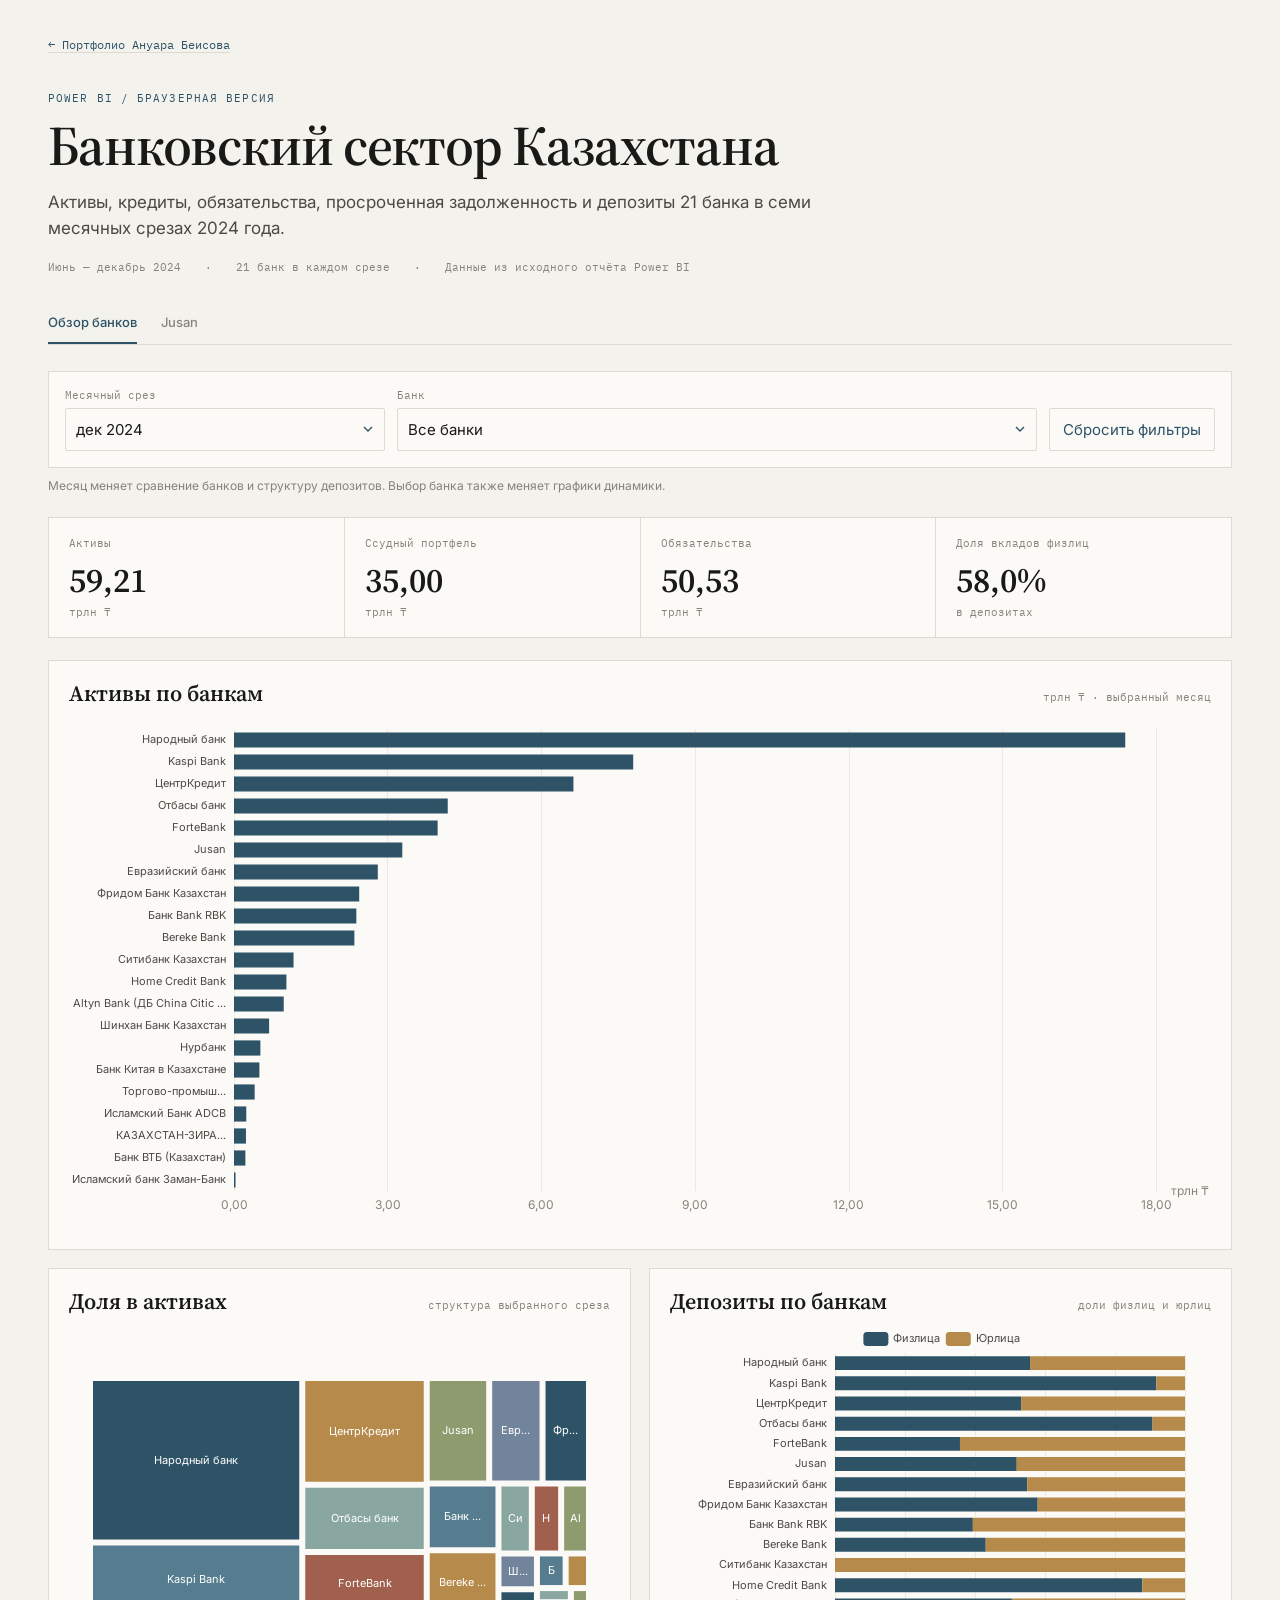
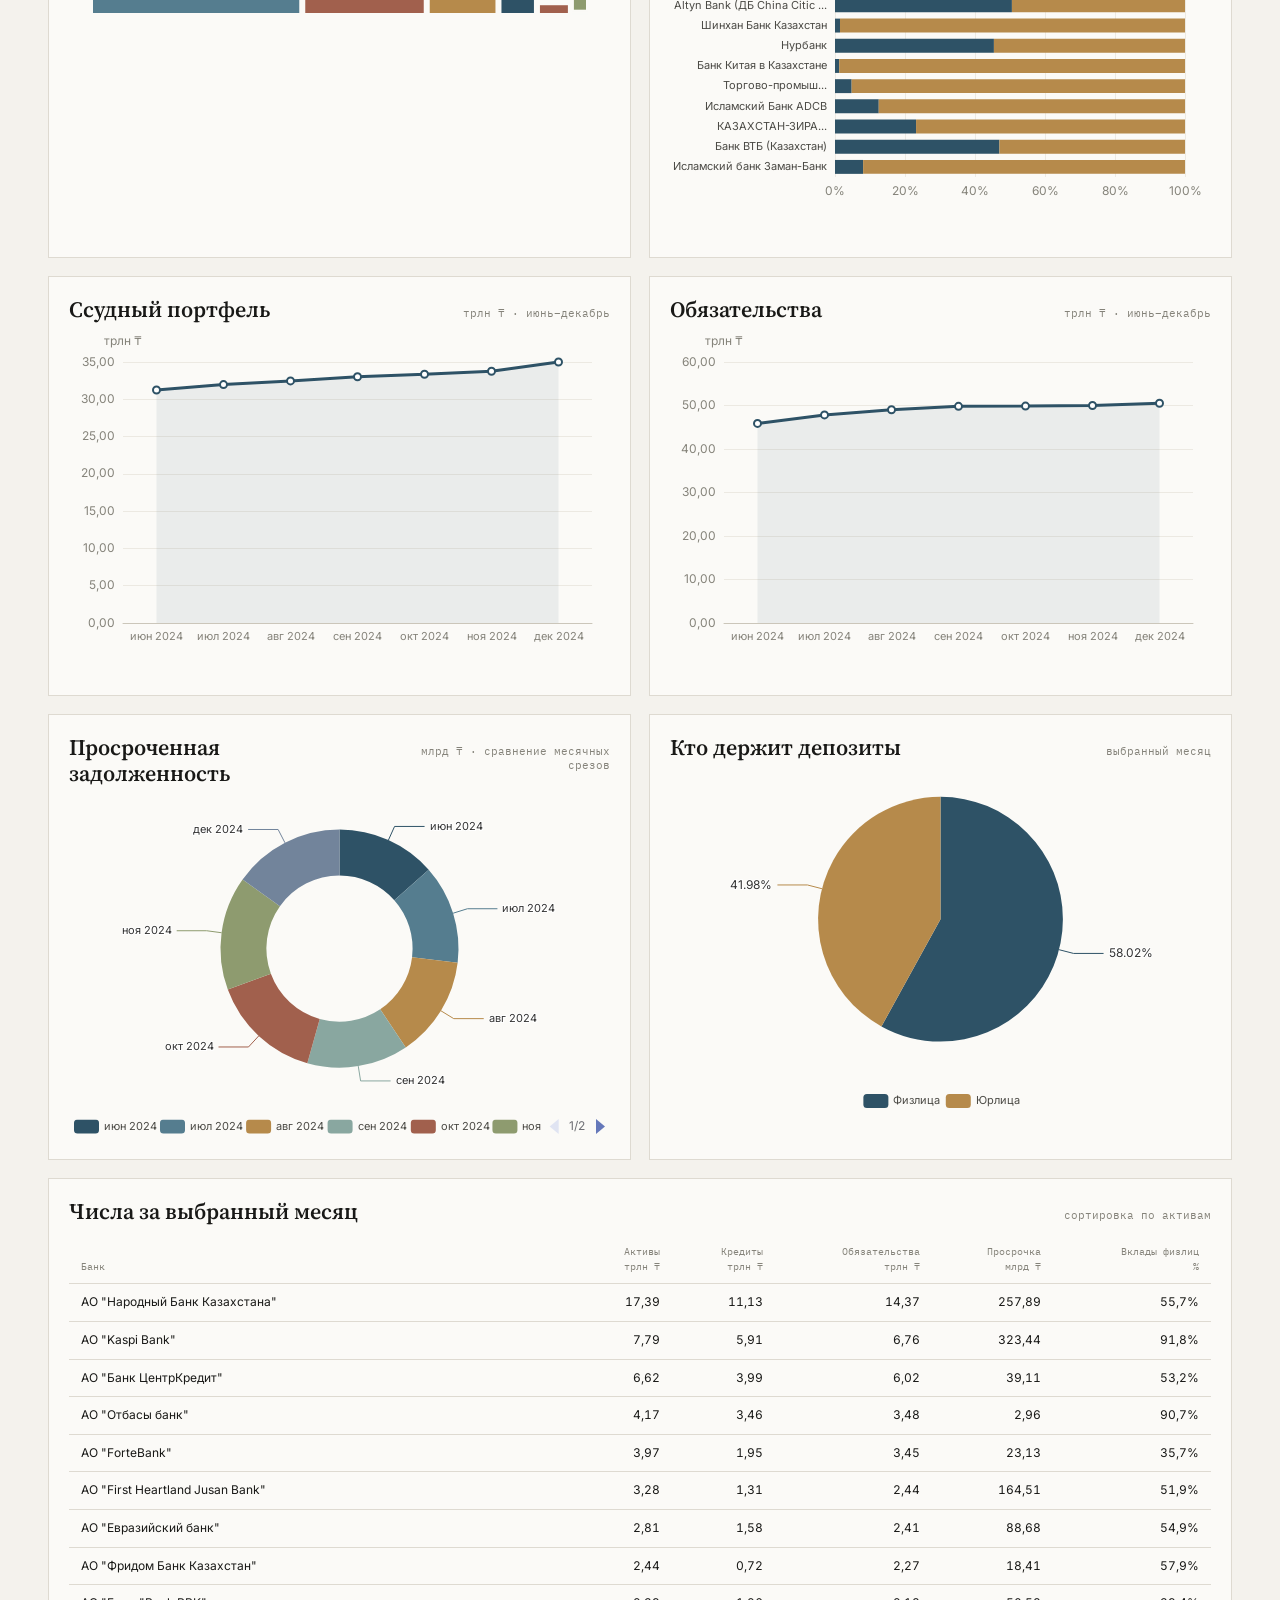
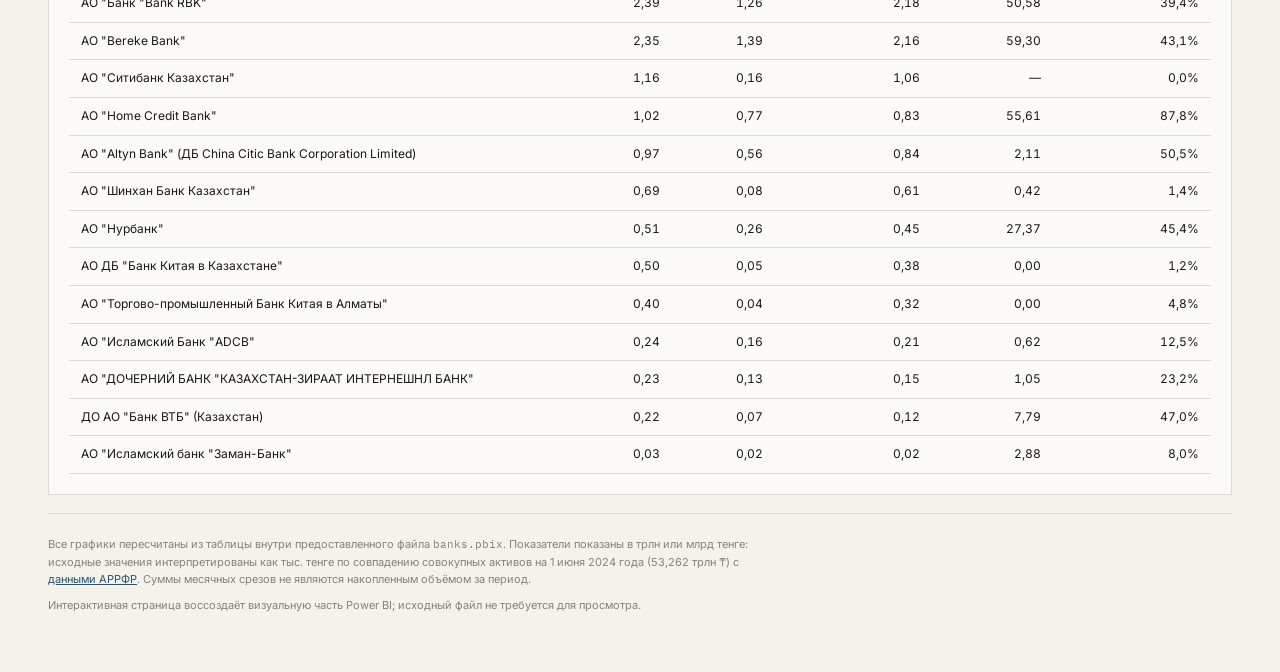
<file: files/powerbi/banks/index.html>
<!doctype html>
<html lang="ru">
<head>
<meta charset="utf-8">
<meta name="viewport" content="width=device-width, initial-scale=1">
<title>Банковский сектор Казахстана — интерактивный отчёт</title>
<meta name="description" content="Интерактивный обзор активов, кредитов, обязательств, депозитов и просроченной задолженности банков Казахстана за июнь–декабрь 2024 года.">
<link rel="preconnect" href="https://fonts.googleapis.com">
<link rel="preconnect" href="https://fonts.gstatic.com" crossorigin>
<link href="https://fonts.googleapis.com/css2?family=Source+Serif+4:wght@400;600&family=Inter:wght@400;500;600&family=IBM+Plex+Mono:wght@400;500&display=swap" rel="stylesheet">
<link rel="stylesheet" href="style.css">
<script src="echarts.min.js" defer></script>
<script src="data.js" defer></script>
<script src="report.js" defer></script>
</head>
<body>
<div class="wrap">
  <header class="head">
    <a class="back" href="../../../index.html">← Портфолио Ануара Беисова</a>
    <p class="eyebrow">POWER BI / БРАУЗЕРНАЯ ВЕРСИЯ</p>
    <h1>Банковский сектор Казахстана</h1>
    <p class="lead">Активы, кредиты, обязательства, просроченная задолженность и депозиты 21 банка в семи месячных срезах 2024 года.</p>
    <div class="meta"><span>Июнь — декабрь 2024</span><span>21 банк в каждом срезе</span><span>Данные из исходного отчёта Power BI</span></div>
  </header>

  <nav class="tabs" aria-label="Разделы отчёта">
    <button type="button" class="tab active" data-tab="overview" aria-selected="true">Обзор банков</button>
    <button type="button" class="tab" data-tab="jusan" aria-selected="false">Jusan</button>
  </nav>

  <section id="overview" class="tab-panel">
    <div class="filters">
      <div><label for="month">Месячный срез</label><select id="month"></select></div>
      <div><label for="bank">Банк</label><select id="bank"></select></div>
      <button type="button" id="reset" class="reset">Сбросить фильтры</button>
    </div>
    <p class="filter-note">Месяц меняет сравнение банков и структуру депозитов. Выбор банка также меняет графики динамики.</p>

    <div class="kpis" aria-live="polite">
      <div class="kpi"><span>Активы</span><strong id="kpi-assets">—</strong><small>трлн ₸</small></div>
      <div class="kpi"><span>Ссудный портфель</span><strong id="kpi-loans">—</strong><small>трлн ₸</small></div>
      <div class="kpi"><span>Обязательства</span><strong id="kpi-liabilities">—</strong><small>трлн ₸</small></div>
      <div class="kpi"><span>Доля вкладов физлиц</span><strong id="kpi-people">—</strong><small>в депозитах</small></div>
    </div>

    <div class="grid">
      <section class="panel wide"><div class="panel-head"><h2>Активы по банкам</h2><span>трлн ₸ · выбранный месяц</span></div><div id="chart-assets" class="chart tall" role="img" aria-label="Активы по банкам"></div></section>
      <section class="panel"><div class="panel-head"><h2>Доля в активах</h2><span>структура выбранного среза</span></div><div id="chart-treemap" class="chart" role="img" aria-label="Карта активов банков"></div></section>
      <section class="panel"><div class="panel-head"><h2>Депозиты по банкам</h2><span>доли физлиц и юрлиц</span></div><div id="chart-deposit-banks" class="chart tall" role="img" aria-label="Структура депозитов по банкам"></div></section>
      <section class="panel"><div class="panel-head"><h2>Ссудный портфель</h2><span>трлн ₸ · июнь–декабрь</span></div><div id="chart-loans" class="chart" role="img" aria-label="Динамика ссудного портфеля"></div></section>
      <section class="panel"><div class="panel-head"><h2>Обязательства</h2><span>трлн ₸ · июнь–декабрь</span></div><div id="chart-liabilities" class="chart" role="img" aria-label="Динамика обязательств"></div></section>
      <section class="panel"><div class="panel-head"><h2>Просроченная задолженность</h2><span>млрд ₸ · сравнение месячных срезов</span></div><div id="chart-overdue" class="chart" role="img" aria-label="Просроченная задолженность по месяцам"></div></section>
      <section class="panel"><div class="panel-head"><h2>Кто держит депозиты</h2><span>выбранный месяц</span></div><div id="chart-deposit-mix" class="chart" role="img" aria-label="Депозиты физических и юридических лиц"></div></section>
    </div>

    <section class="panel table-panel">
      <div class="panel-head"><h2>Числа за выбранный месяц</h2><span>сортировка по активам</span></div>
      <div class="table-scroll"><table><thead><tr><th>Банк</th><th>Активы<br>трлн ₸</th><th>Кредиты<br>трлн ₸</th><th>Обязательства<br>трлн ₸</th><th>Просрочка<br>млрд ₸</th><th>Вклады физлиц<br>%</th></tr></thead><tbody id="bank-table"></tbody></table></div>
    </section>
  </section>

  <section id="jusan" class="tab-panel" hidden>
    <div class="jusan-intro"><p class="eyebrow">ОТДЕЛЬНАЯ СТРАНИЦА ИСХОДНОГО ОТЧЁТА</p><h2>First Heartland Jusan Bank</h2><p>Помесячная динамика активов, депозитов и ссудного портфеля.</p></div>
    <section class="panel"><div class="panel-head"><h2>Ключевые показатели Jusan</h2><span>трлн ₸ · июнь–декабрь 2024</span></div><div id="chart-jusan" class="chart jusan-chart" role="img" aria-label="Активы, депозиты и ссудный портфель Jusan"></div></section>
    <section class="panel observations"><div class="panel-head"><h2>Наблюдения из исходного отчёта</h2><span>текст автора отчёта</span></div>
      <div class="observation-grid">
        <div><h3>Активы банков</h3><ul><li>Народный банк явно доминирует по объёму активов.</li><li>Между банками наблюдается существенная разница в размерах активов.</li><li>Активы сохраняют стабильность в течение полугода.</li></ul></div>
        <div><h3>Кредитование</h3><ul><li>Объёмы кредитных портфелей сильно различаются.</li><li>Народный банк лидирует в кредитовании.</li><li>Картина выдачи кредитов остаётся относительно стабильной.</li></ul></div>
        <div><h3>Вклады и депозиты</h3><ul><li>Физические лица составляют около 57% всех депозитов.</li><li>Юридические лица — около 43% депозитов.</li><li>Объёмы вкладов показывают незначительные колебания.</li></ul></div>
        <div><h3>Банковская система в целом</h3><ul><li>Финансовые показатели остаются устойчивыми.</li><li>Нет резких изменений.</li><li>Применяется консервативная политика банков.</li></ul></div>
        <div><h3>Jusan</h3><ul><li>Показатели активов стабильны.</li><li>Наблюдается незначительное снижение к концу года.</li><li>Сохраняется финансовая устойчивость.</li></ul></div>
      </div>
      <p class="quoted-note">Главный вывод исходного отчёта: «Банковский сектор демонстрирует стабильность, умеренный рост и консервативный подход к управлению финансами». Текстовые оценки перенесены для полноты просмотра; страница не добавляет независимой проверки выводов.</p>
    </section>
  </section>

  <footer class="foot"><p>Все графики пересчитаны из таблицы внутри предоставленного файла <code>banks.pbix</code>. Показатели показаны в трлн или млрд тенге: исходные значения интерпретированы как тыс. тенге по совпадению совокупных активов на 1 июня 2024 года (53,262 трлн ₸) с <a href="https://www.gov.kz/uploads/2024/7/17/1ed2e3d54c09363939f9dc1c0aac10ed_original.510170.pdf" target="_blank" rel="noopener">данными АРРФР</a>. Суммы месячных срезов не являются накопленным объёмом за период.</p><p>Интерактивная страница воссоздаёт визуальную часть Power BI; исходный файл не требуется для просмотра.</p></footer>
</div>
</body>
</html>
</file>
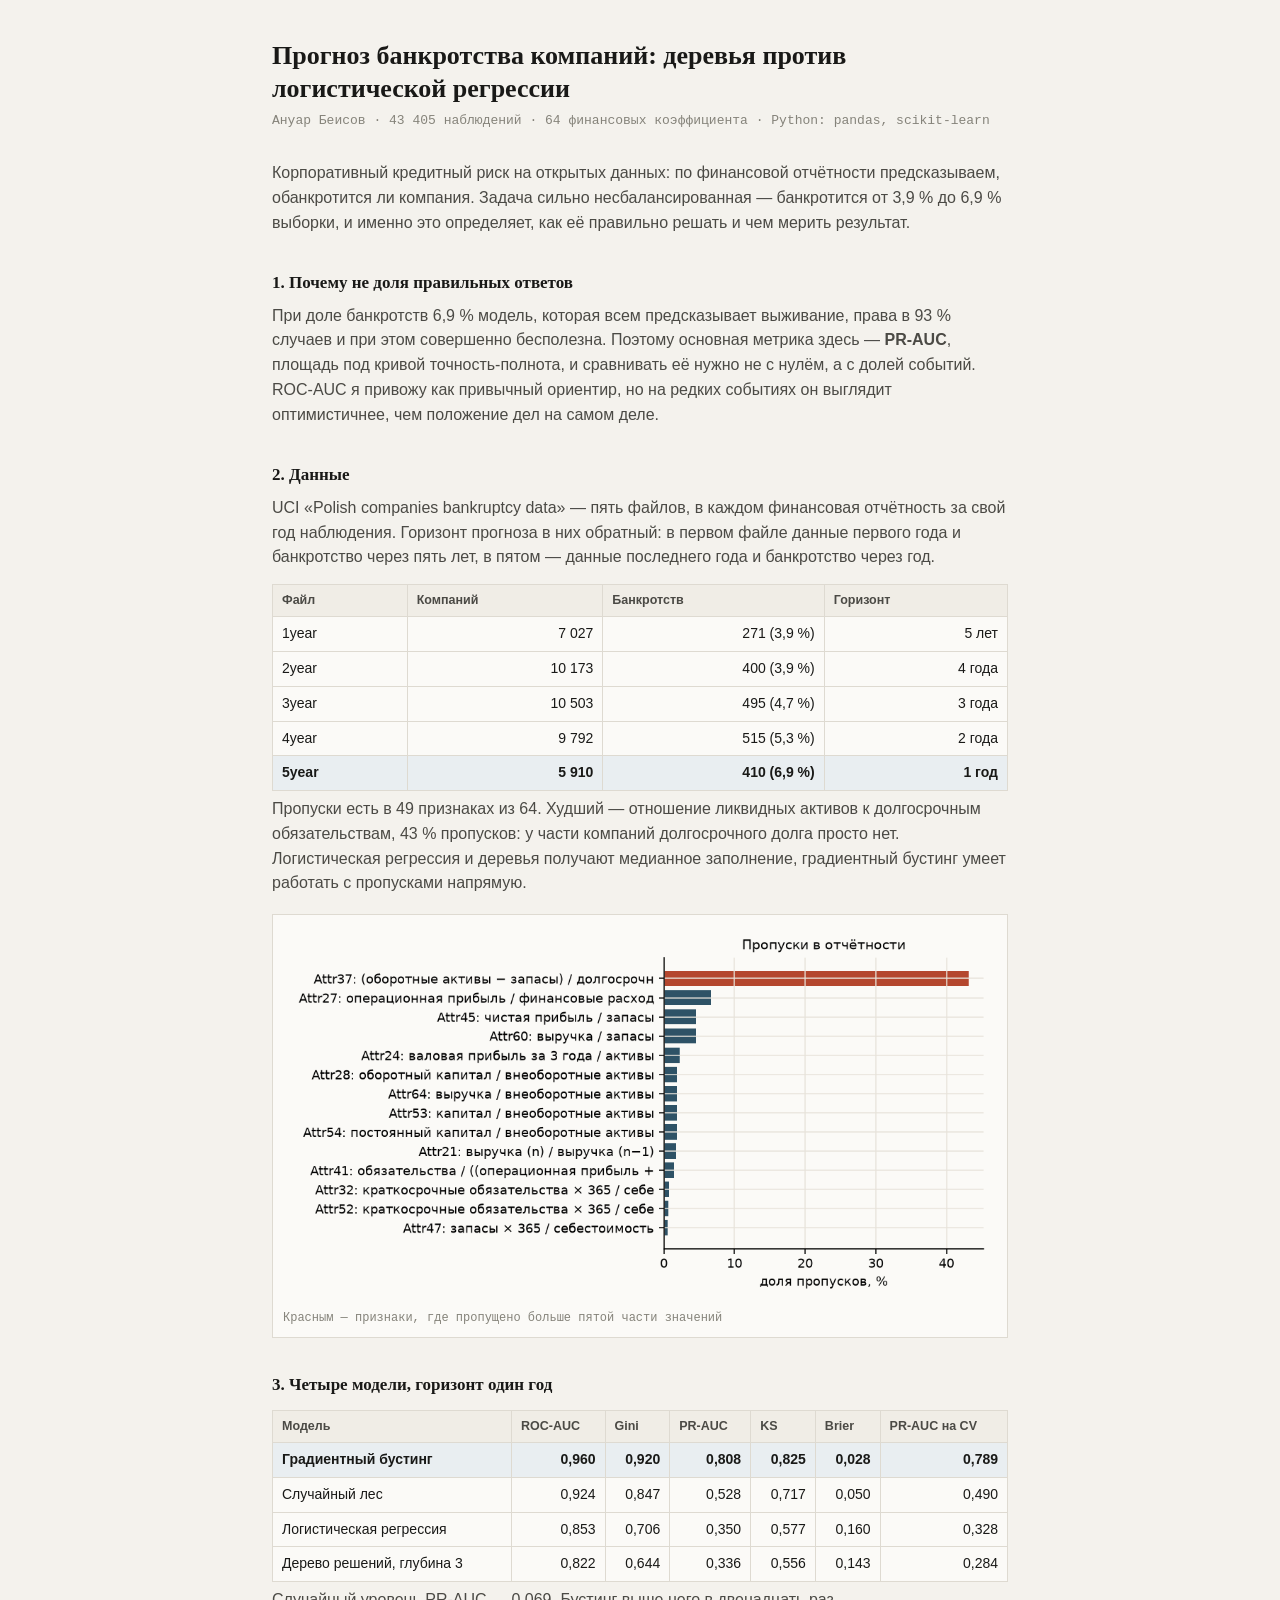
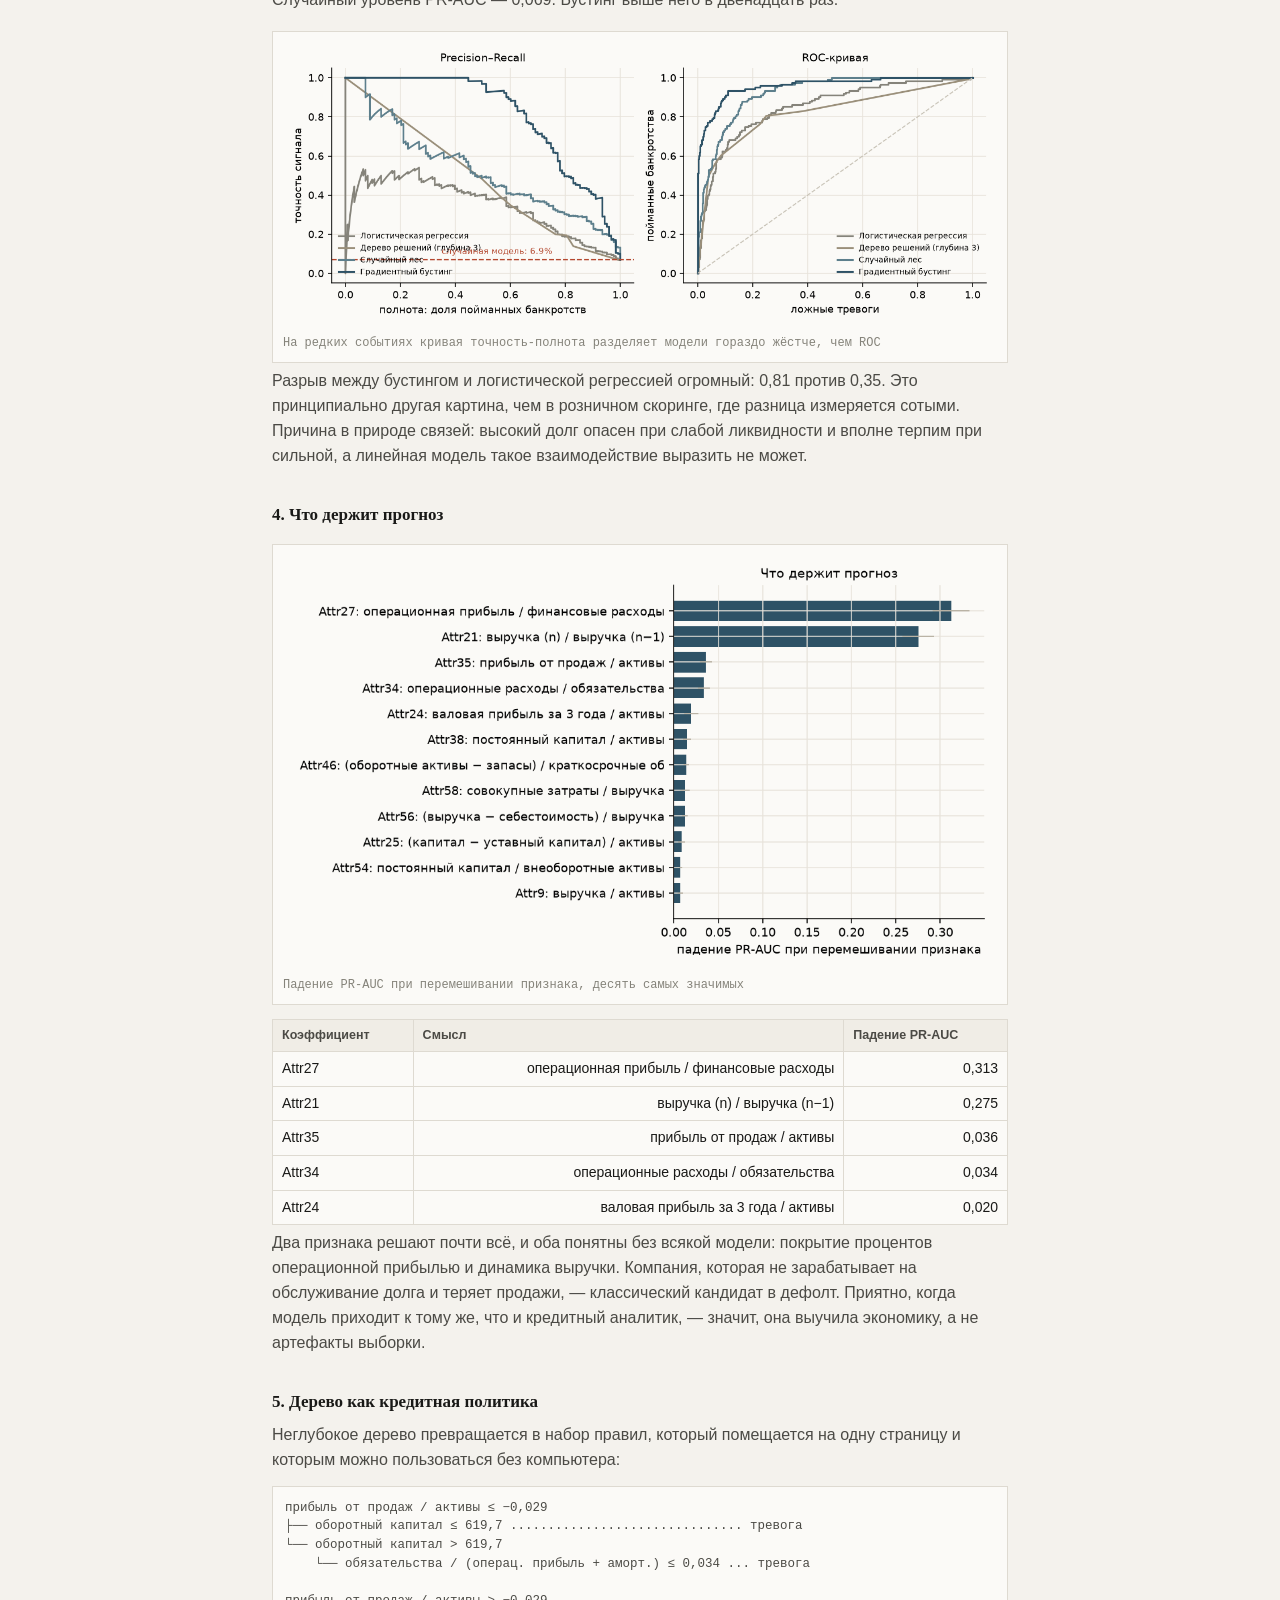
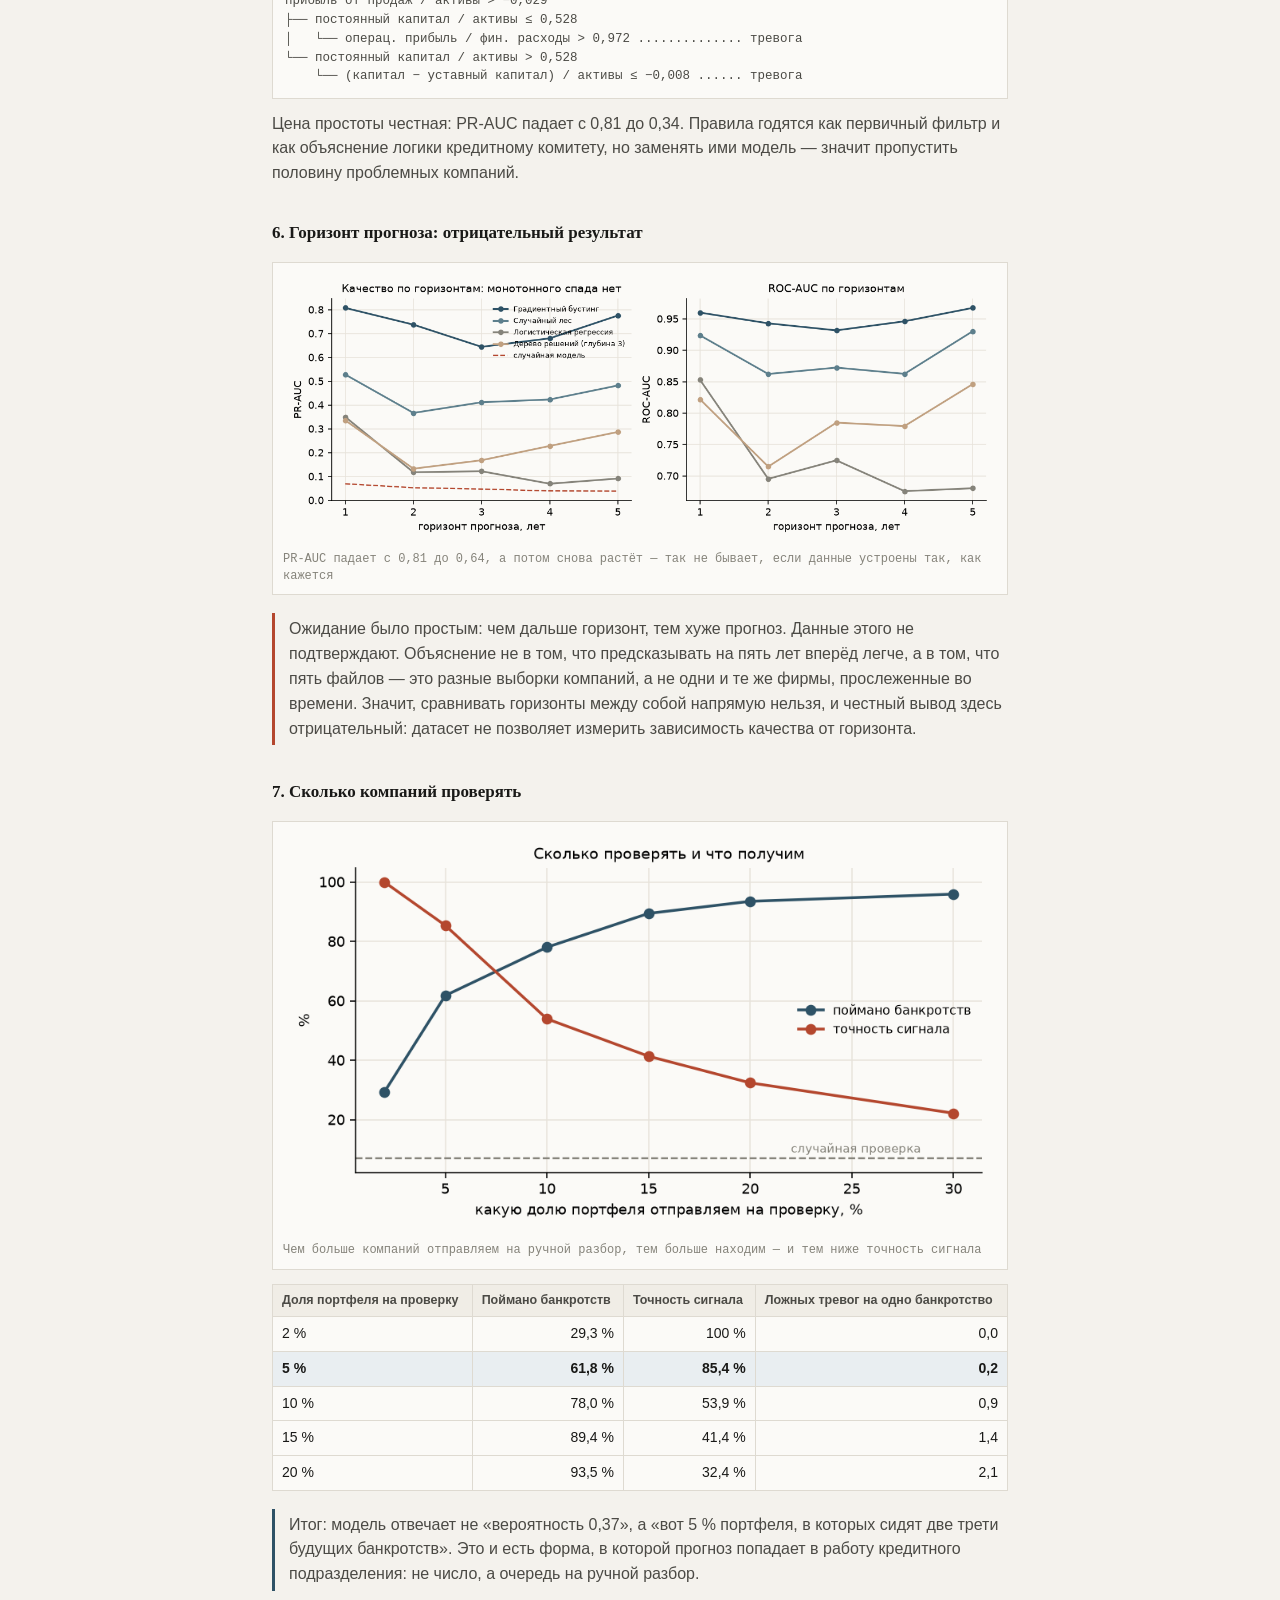
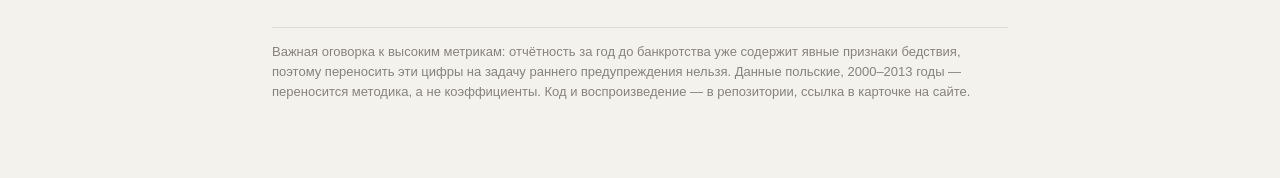
<file: files/python/bankruptcy/index.html>
<!doctype html>
<html lang="ru"><head><meta charset="utf-8">
<meta name="viewport" content="width=device-width, initial-scale=1">
<title>Прогноз банкротства компаний: деревья против логистической регрессии</title>
<style>
 :root{--bg:#f4f2ed;--panel:#fbfaf7;--ink:#191917;--ink2:#4b4a45;--ink3:#85837a;--line:#dedad1;--accent:#2e5266;--warn:#b4472e}
 *{box-sizing:border-box}
 body{margin:0;background:var(--bg);color:var(--ink);font:16px/1.55 Inter,-apple-system,BlinkMacSystemFont,"Segoe UI",Arial,sans-serif}
 .wrap{max-width:780px;margin:0 auto;padding:40px 22px 64px}
 h1{font:600 26px/1.25 "Source Serif 4",Georgia,serif;margin:0 0 6px}
 .sub{color:var(--ink3);font-size:13px;margin:0 0 30px;font-family:"IBM Plex Mono",ui-monospace,Menlo,monospace}
 h2{font:600 17px/1.3 "Source Serif 4",Georgia,serif;margin:36px 0 10px}
 p{margin:0 0 12px;color:var(--ink2)}
 .scroll{overflow-x:auto;margin:14px 0 6px}
 table{border-collapse:collapse;width:100%;font-size:14px;background:var(--panel)}
 th,td{border:1px solid var(--line);padding:6px 9px;text-align:right;white-space:nowrap}
 th:first-child,td:first-child{text-align:left}
 th{background:#f0ede6;font-weight:600;font-size:12.5px;text-align:left;color:var(--ink2)}
 tr.best td{background:#e9eef1;font-weight:600}
 figure{margin:18px 0 6px;background:var(--panel);border:1px solid var(--line);padding:10px}
 figure img{width:100%;height:auto;display:block}
 figcaption{font:12px/1.4 "IBM Plex Mono",ui-monospace,Menlo,monospace;color:var(--ink3);margin-top:8px}
 .concl{border-left:3px solid var(--accent);padding:4px 0 4px 14px;margin:18px 0}
 .warn{border-left:3px solid var(--warn);padding:4px 0 4px 14px;margin:18px 0}
 pre{background:var(--panel);border:1px solid var(--line);padding:12px;overflow-x:auto;
     font:12.5px/1.5 "IBM Plex Mono",ui-monospace,Menlo,monospace;color:var(--ink2)}
 code{font:13px "IBM Plex Mono",ui-monospace,Menlo,monospace;background:#ece8e0;padding:1px 4px}
 .note{font-size:13px;color:var(--ink3);margin-top:36px;border-top:1px solid var(--line);padding-top:14px}
 ol{color:var(--ink2);padding-left:20px} li{margin-bottom:8px}
</style></head><body><div class="wrap">

<h1>Прогноз банкротства компаний: деревья против логистической регрессии</h1>
<p class="sub">Ануар Беисов · 43 405 наблюдений · 64 финансовых коэффициента · Python: pandas, scikit-learn</p>

<p>Корпоративный кредитный риск на открытых данных: по финансовой отчётности предсказываем,
обанкротится ли компания. Задача сильно несбалансированная — банкротится от 3,9 % до 6,9 %
выборки, и именно это определяет, как её правильно решать и чем мерить результат.</p>

<h2>1. Почему не доля правильных ответов</h2>
<p>При доле банкротств 6,9 % модель, которая всем предсказывает выживание, права в 93 %
случаев и при этом совершенно бесполезна. Поэтому основная метрика здесь —
<b>PR-AUC</b>, площадь под кривой точность-полнота, и сравнивать её нужно не с нулём,
а с долей событий. ROC-AUC я привожу как привычный ориентир, но на редких событиях он
выглядит оптимистичнее, чем положение дел на самом деле.</p>

<h2>2. Данные</h2>
<p>UCI «Polish companies bankruptcy data» — пять файлов, в каждом финансовая отчётность
за свой год наблюдения. Горизонт прогноза в них обратный: в первом файле данные первого
года и банкротство через пять лет, в пятом — данные последнего года и банкротство через год.</p>
<div class="scroll"><table>
<tr><th>Файл</th><th>Компаний</th><th>Банкротств</th><th>Горизонт</th></tr>
<tr><td>1year</td><td>7 027</td><td>271 (3,9 %)</td><td>5 лет</td></tr>
<tr><td>2year</td><td>10 173</td><td>400 (3,9 %)</td><td>4 года</td></tr>
<tr><td>3year</td><td>10 503</td><td>495 (4,7 %)</td><td>3 года</td></tr>
<tr><td>4year</td><td>9 792</td><td>515 (5,3 %)</td><td>2 года</td></tr>
<tr class="best"><td>5year</td><td>5 910</td><td>410 (6,9 %)</td><td>1 год</td></tr>
</table></div>
<p>Пропуски есть в 49 признаках из 64. Худший — отношение ликвидных активов к долгосрочным
обязательствам, 43 % пропусков: у части компаний долгосрочного долга просто нет.
Логистическая регрессия и деревья получают медианное заполнение, градиентный бустинг
умеет работать с пропусками напрямую.</p>
<figure><img src="06-missing.png" alt="Пропуски в данных" loading="lazy">
<figcaption>Красным — признаки, где пропущено больше пятой части значений</figcaption></figure>

<h2>3. Четыре модели, горизонт один год</h2>
<div class="scroll"><table>
<tr><th>Модель</th><th>ROC-AUC</th><th>Gini</th><th>PR-AUC</th><th>KS</th><th>Brier</th><th>PR-AUC на CV</th></tr>
<tr class="best"><td>Градиентный бустинг</td><td>0,960</td><td>0,920</td><td>0,808</td><td>0,825</td><td>0,028</td><td>0,789</td></tr>
<tr><td>Случайный лес</td><td>0,924</td><td>0,847</td><td>0,528</td><td>0,717</td><td>0,050</td><td>0,490</td></tr>
<tr><td>Логистическая регрессия</td><td>0,853</td><td>0,706</td><td>0,350</td><td>0,577</td><td>0,160</td><td>0,328</td></tr>
<tr><td>Дерево решений, глубина 3</td><td>0,822</td><td>0,644</td><td>0,336</td><td>0,556</td><td>0,143</td><td>0,284</td></tr>
</table></div>
<p>Случайный уровень PR-AUC — 0,069. Бустинг выше него в двенадцать раз.</p>
<figure><img src="01-pr-roc.png" alt="PR и ROC кривые" loading="lazy">
<figcaption>На редких событиях кривая точность-полнота разделяет модели гораздо жёстче, чем ROC</figcaption></figure>
<p>Разрыв между бустингом и логистической регрессией огромный: 0,81 против 0,35. Это
принципиально другая картина, чем в розничном скоринге, где разница измеряется сотыми.
Причина в природе связей: высокий долг опасен при слабой ликвидности и вполне терпим
при сильной, а линейная модель такое взаимодействие выразить не может.</p>

<h2>4. Что держит прогноз</h2>
<figure><img src="03-importance.png" alt="Важность признаков" loading="lazy">
<figcaption>Падение PR-AUC при перемешивании признака, десять самых значимых</figcaption></figure>
<div class="scroll"><table>
<tr><th>Коэффициент</th><th>Смысл</th><th>Падение PR-AUC</th></tr>
<tr><td>Attr27</td><td>операционная прибыль / финансовые расходы</td><td>0,313</td></tr>
<tr><td>Attr21</td><td>выручка (n) / выручка (n−1)</td><td>0,275</td></tr>
<tr><td>Attr35</td><td>прибыль от продаж / активы</td><td>0,036</td></tr>
<tr><td>Attr34</td><td>операционные расходы / обязательства</td><td>0,034</td></tr>
<tr><td>Attr24</td><td>валовая прибыль за 3 года / активы</td><td>0,020</td></tr>
</table></div>
<p>Два признака решают почти всё, и оба понятны без всякой модели: покрытие процентов
операционной прибылью и динамика выручки. Компания, которая не зарабатывает на обслуживание
долга и теряет продажи, — классический кандидат в дефолт. Приятно, когда модель приходит
к тому же, что и кредитный аналитик, — значит, она выучила экономику, а не артефакты выборки.</p>

<h2>5. Дерево как кредитная политика</h2>
<p>Неглубокое дерево превращается в набор правил, который помещается на одну страницу
и которым можно пользоваться без компьютера:</p>
<pre>прибыль от продаж / активы ≤ −0,029
├── оборотный капитал ≤ 619,7 ............................... тревога
└── оборотный капитал > 619,7
    └── обязательства / (операц. прибыль + аморт.) ≤ 0,034 ... тревога

прибыль от продаж / активы > −0,029
├── постоянный капитал / активы ≤ 0,528
│   └── операц. прибыль / фин. расходы > 0,972 .............. тревога
└── постоянный капитал / активы > 0,528
    └── (капитал − уставный капитал) / активы ≤ −0,008 ...... тревога</pre>
<p>Цена простоты честная: PR-AUC падает с 0,81 до 0,34. Правила годятся как первичный
фильтр и как объяснение логики кредитному комитету, но заменять ими модель — значит
пропустить половину проблемных компаний.</p>

<h2>6. Горизонт прогноза: отрицательный результат</h2>
<figure><img src="02-horizons.png" alt="Качество по горизонтам" loading="lazy">
<figcaption>PR-AUC падает с 0,81 до 0,64, а потом снова растёт — так не бывает, если данные устроены так, как кажется</figcaption></figure>
<p class="warn">Ожидание было простым: чем дальше горизонт, тем хуже прогноз. Данные этого
не подтверждают. Объяснение не в том, что предсказывать на пять лет вперёд легче, а в том,
что пять файлов — это разные выборки компаний, а не одни и те же фирмы, прослеженные во
времени. Значит, сравнивать горизонты между собой напрямую нельзя, и честный вывод
здесь отрицательный: датасет не позволяет измерить зависимость качества от горизонта.</p>

<h2>7. Сколько компаний проверять</h2>
<figure><img src="04-business.png" alt="Эффект от проверки" loading="lazy">
<figcaption>Чем больше компаний отправляем на ручной разбор, тем больше находим — и тем ниже точность сигнала</figcaption></figure>
<div class="scroll"><table>
<tr><th>Доля портфеля на проверку</th><th>Поймано банкротств</th><th>Точность сигнала</th><th>Ложных тревог на одно банкротство</th></tr>
<tr><td>2 %</td><td>29,3 %</td><td>100 %</td><td>0,0</td></tr>
<tr class="best"><td>5 %</td><td>61,8 %</td><td>85,4 %</td><td>0,2</td></tr>
<tr><td>10 %</td><td>78,0 %</td><td>53,9 %</td><td>0,9</td></tr>
<tr><td>15 %</td><td>89,4 %</td><td>41,4 %</td><td>1,4</td></tr>
<tr><td>20 %</td><td>93,5 %</td><td>32,4 %</td><td>2,1</td></tr>
</table></div>

<p class="concl">Итог: модель отвечает не «вероятность 0,37», а «вот 5 % портфеля, в которых
сидят две трети будущих банкротств». Это и есть форма, в которой прогноз попадает в работу
кредитного подразделения: не число, а очередь на ручной разбор.</p>

<p class="note">Важная оговорка к высоким метрикам: отчётность за год до банкротства уже
содержит явные признаки бедствия, поэтому переносить эти цифры на задачу раннего
предупреждения нельзя. Данные польские, 2000–2013 годы — переносится методика, а не
коэффициенты. Код и воспроизведение — в репозитории, ссылка в карточке на сайте.</p>

</div></body></html>
</file>
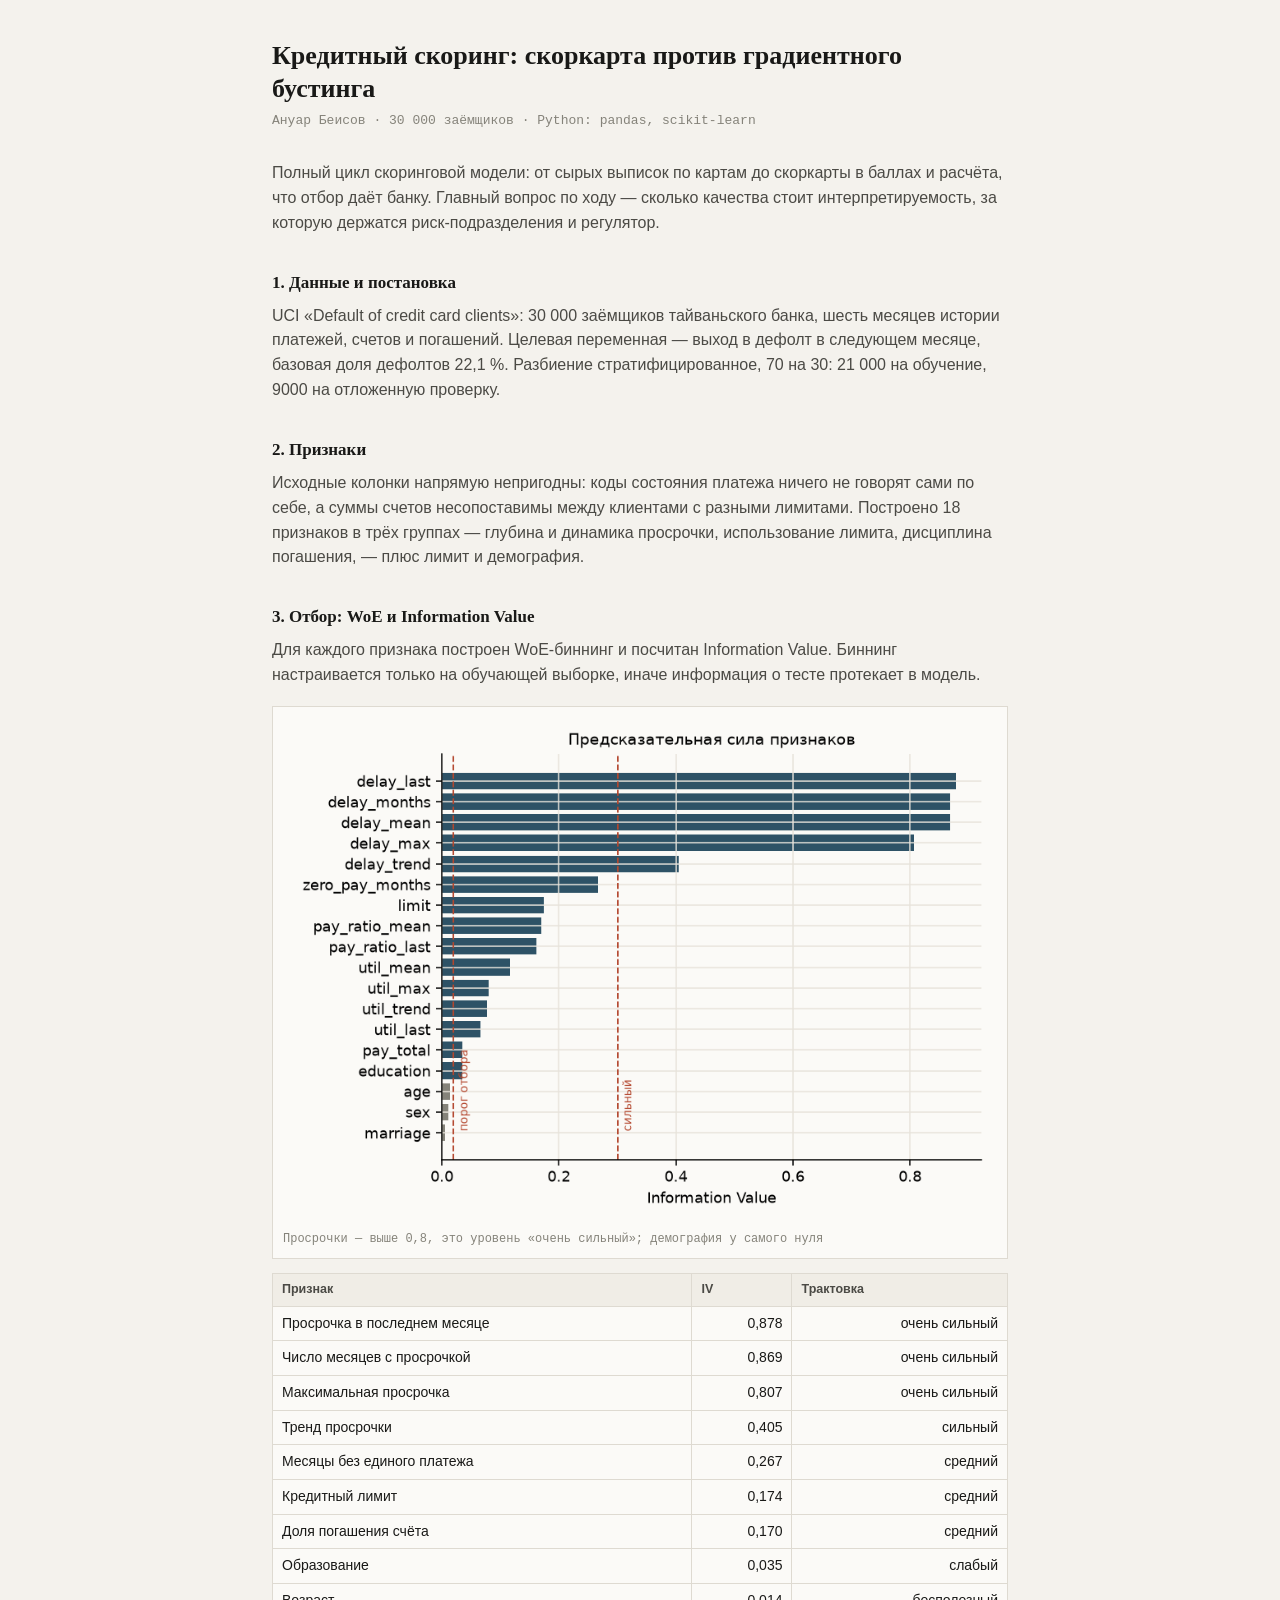
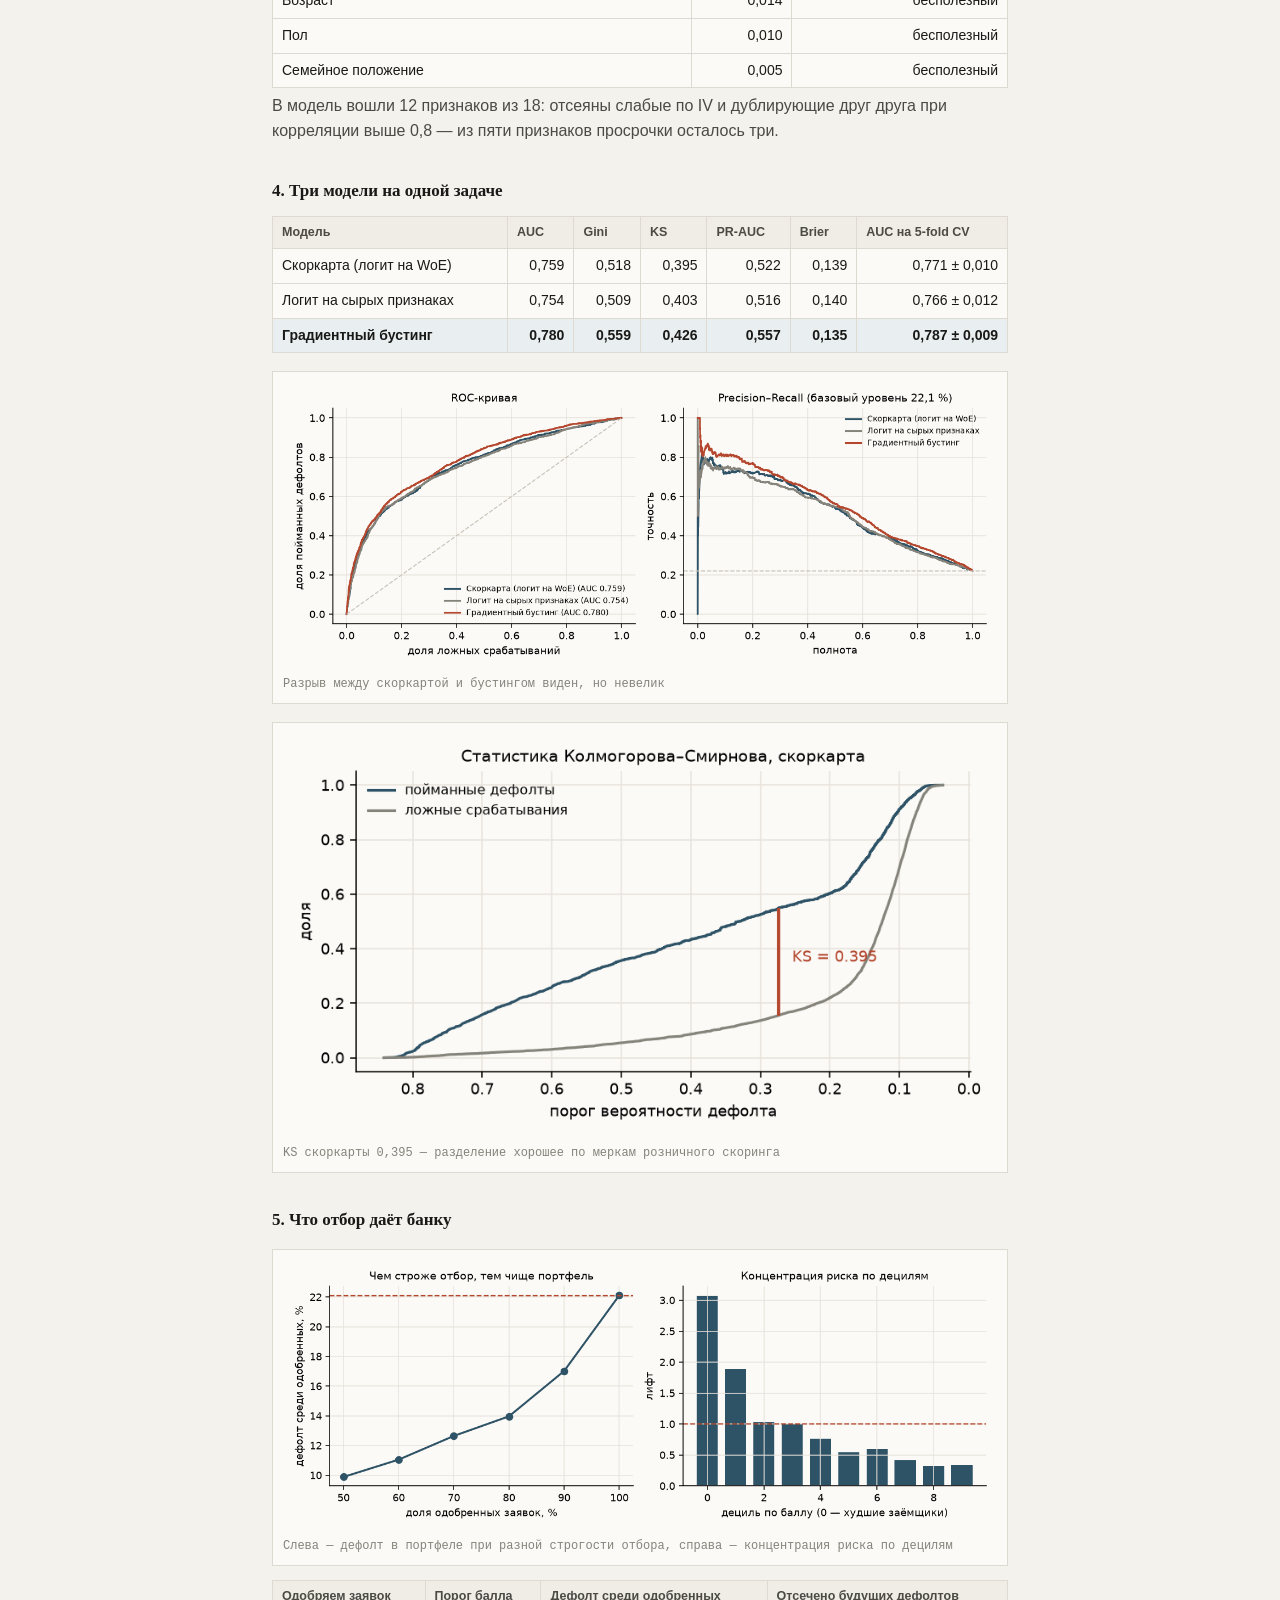
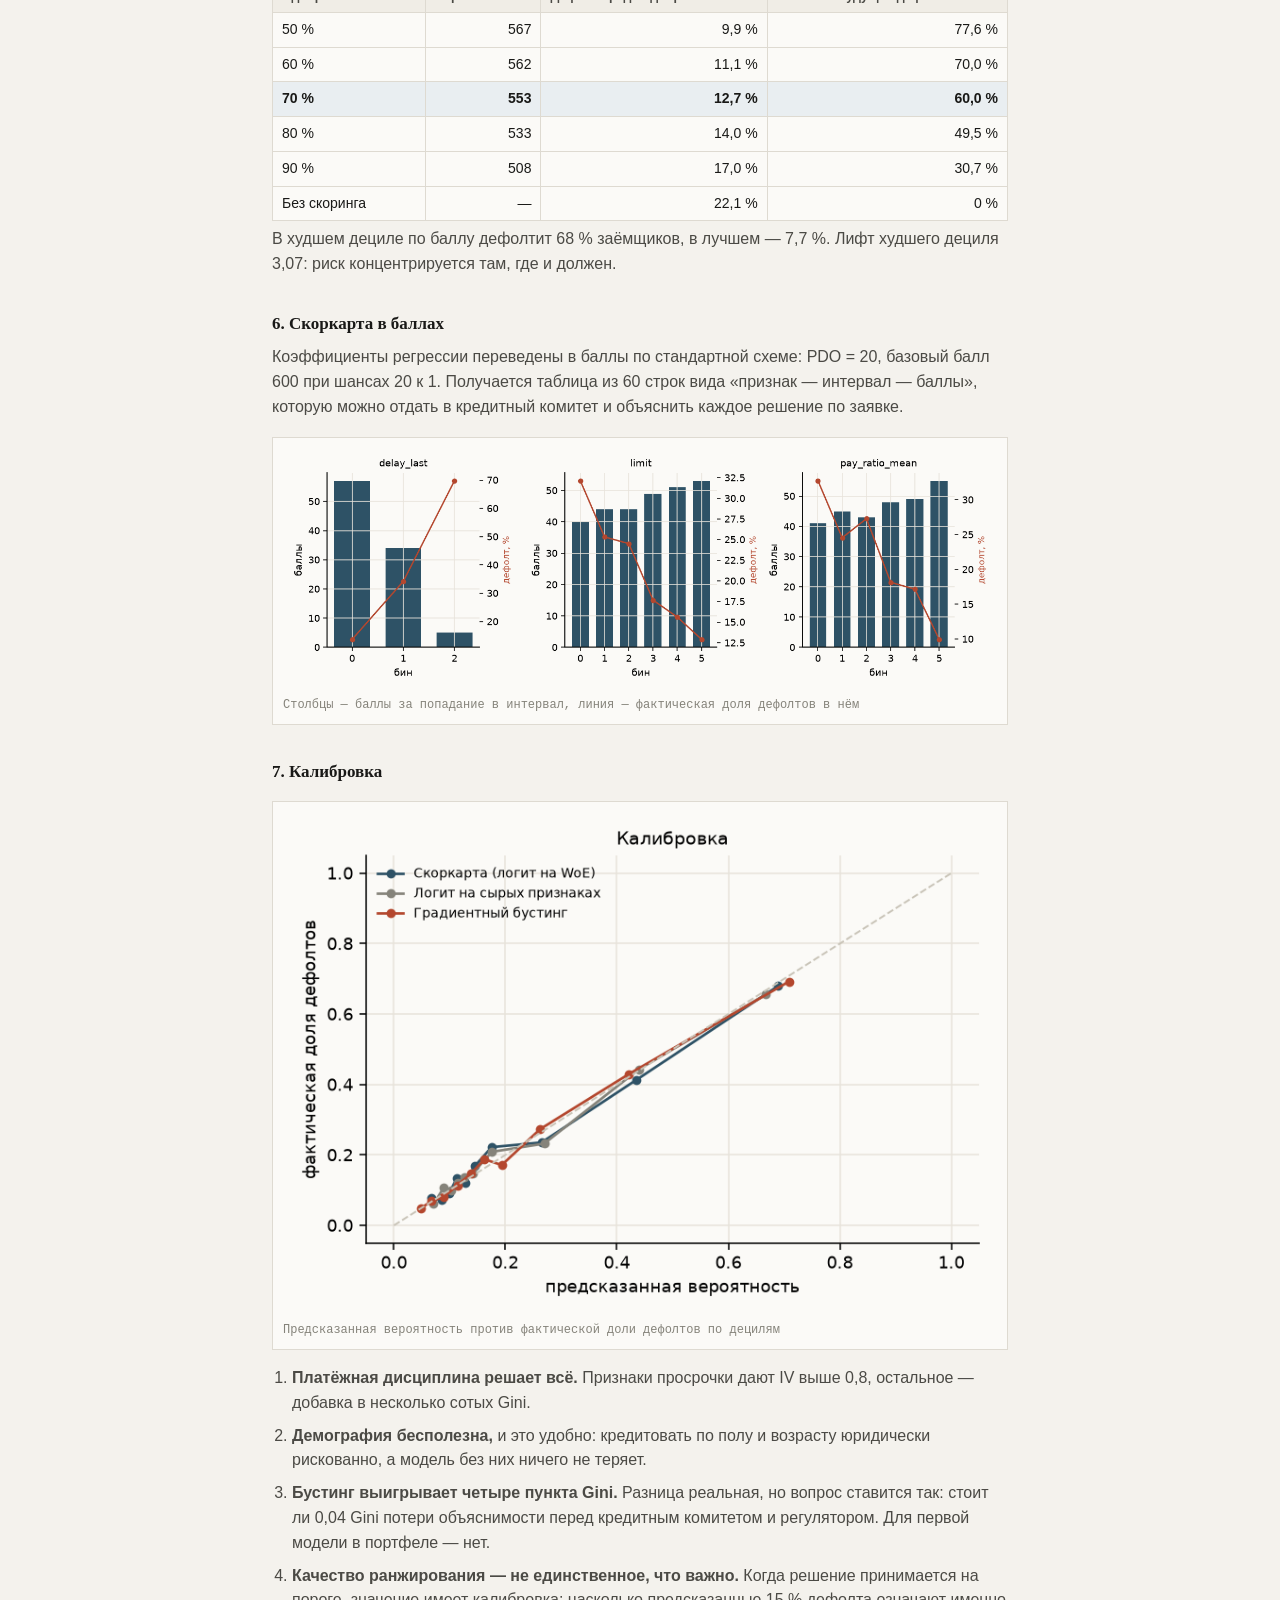
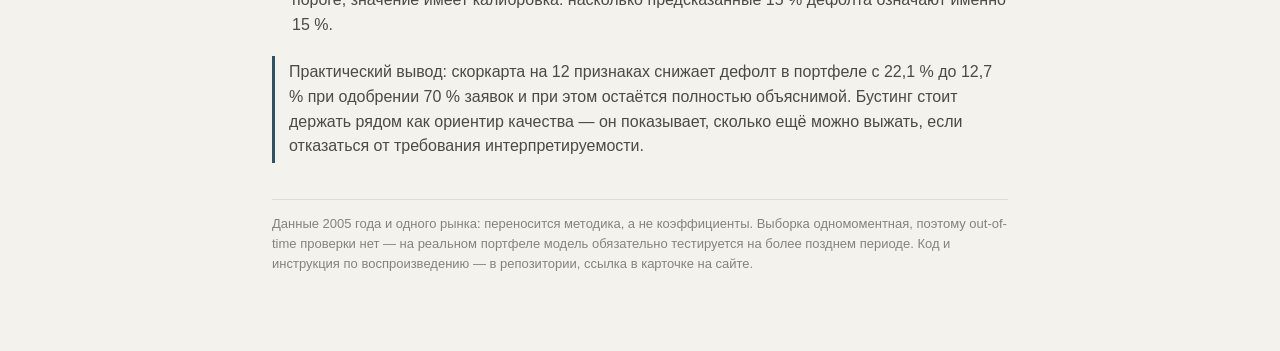
<file: files/python/credit-scoring/index.html>
<!doctype html>
<html lang="ru"><head><meta charset="utf-8">
<meta name="viewport" content="width=device-width, initial-scale=1">
<title>Кредитный скоринг: скоркарта против градиентного бустинга</title>
<style>
 :root{--bg:#f4f2ed;--panel:#fbfaf7;--ink:#191917;--ink2:#4b4a45;--ink3:#85837a;--line:#dedad1;--accent:#2e5266;--warn:#b4472e}
 *{box-sizing:border-box}
 body{margin:0;background:var(--bg);color:var(--ink);font:16px/1.55 Inter,-apple-system,BlinkMacSystemFont,"Segoe UI",Arial,sans-serif}
 .wrap{max-width:780px;margin:0 auto;padding:40px 22px 64px}
 h1{font:600 26px/1.25 "Source Serif 4",Georgia,serif;margin:0 0 6px}
 .sub{color:var(--ink3);font-size:13px;margin:0 0 30px;font-family:"IBM Plex Mono",ui-monospace,Menlo,monospace}
 h2{font:600 17px/1.3 "Source Serif 4",Georgia,serif;margin:36px 0 10px}
 p{margin:0 0 12px;color:var(--ink2)}
 .scroll{overflow-x:auto;margin:14px 0 6px}
 table{border-collapse:collapse;width:100%;font-size:14px;background:var(--panel)}
 th,td{border:1px solid var(--line);padding:6px 9px;text-align:right;white-space:nowrap}
 th:first-child,td:first-child{text-align:left}
 th{background:#f0ede6;font-weight:600;font-size:12.5px;text-align:left;color:var(--ink2)}
 tr.best td{background:#e9eef1;font-weight:600}
 figure{margin:18px 0 6px;background:var(--panel);border:1px solid var(--line);padding:10px}
 figure img{width:100%;height:auto;display:block}
 figcaption{font:12px/1.4 "IBM Plex Mono",ui-monospace,Menlo,monospace;color:var(--ink3);margin-top:8px}
 .concl{border-left:3px solid var(--accent);padding:4px 0 4px 14px;margin:18px 0}
 code{font:13px "IBM Plex Mono",ui-monospace,Menlo,monospace;background:#ece8e0;padding:1px 4px}
 .note{font-size:13px;color:var(--ink3);margin-top:36px;border-top:1px solid var(--line);padding-top:14px}
 ol{color:var(--ink2);padding-left:20px} li{margin-bottom:8px}
</style></head><body><div class="wrap">

<h1>Кредитный скоринг: скоркарта против градиентного бустинга</h1>
<p class="sub">Ануар Беисов · 30 000 заёмщиков · Python: pandas, scikit-learn</p>

<p>Полный цикл скоринговой модели: от сырых выписок по картам до скоркарты в баллах
и расчёта, что отбор даёт банку. Главный вопрос по ходу — сколько качества стоит
интерпретируемость, за которую держатся риск-подразделения и регулятор.</p>

<h2>1. Данные и постановка</h2>
<p>UCI «Default of credit card clients»: 30 000 заёмщиков тайваньского банка, шесть месяцев
истории платежей, счетов и погашений. Целевая переменная — выход в дефолт в следующем
месяце, базовая доля дефолтов 22,1 %. Разбиение стратифицированное, 70 на 30:
21 000 на обучение, 9000 на отложенную проверку.</p>

<h2>2. Признаки</h2>
<p>Исходные колонки напрямую непригодны: коды состояния платежа ничего не говорят сами
по себе, а суммы счетов несопоставимы между клиентами с разными лимитами. Построено
18 признаков в трёх группах — глубина и динамика просрочки, использование лимита,
дисциплина погашения, — плюс лимит и демография.</p>

<h2>3. Отбор: WoE и Information Value</h2>
<p>Для каждого признака построен WoE-биннинг и посчитан Information Value. Биннинг
настраивается только на обучающей выборке, иначе информация о тесте протекает в модель.</p>
<figure><img src="05-iv.png" alt="Information Value признаков" loading="lazy">
<figcaption>Просрочки — выше 0,8, это уровень «очень сильный»; демография у самого нуля</figcaption></figure>
<div class="scroll"><table>
<tr><th>Признак</th><th>IV</th><th>Трактовка</th></tr>
<tr><td>Просрочка в последнем месяце</td><td>0,878</td><td>очень сильный</td></tr>
<tr><td>Число месяцев с просрочкой</td><td>0,869</td><td>очень сильный</td></tr>
<tr><td>Максимальная просрочка</td><td>0,807</td><td>очень сильный</td></tr>
<tr><td>Тренд просрочки</td><td>0,405</td><td>сильный</td></tr>
<tr><td>Месяцы без единого платежа</td><td>0,267</td><td>средний</td></tr>
<tr><td>Кредитный лимит</td><td>0,174</td><td>средний</td></tr>
<tr><td>Доля погашения счёта</td><td>0,170</td><td>средний</td></tr>
<tr><td>Образование</td><td>0,035</td><td>слабый</td></tr>
<tr><td>Возраст</td><td>0,014</td><td>бесполезный</td></tr>
<tr><td>Пол</td><td>0,010</td><td>бесполезный</td></tr>
<tr><td>Семейное положение</td><td>0,005</td><td>бесполезный</td></tr>
</table></div>
<p>В модель вошли 12 признаков из 18: отсеяны слабые по IV и дублирующие друг друга
при корреляции выше 0,8 — из пяти признаков просрочки осталось три.</p>

<h2>4. Три модели на одной задаче</h2>
<div class="scroll"><table>
<tr><th>Модель</th><th>AUC</th><th>Gini</th><th>KS</th><th>PR-AUC</th><th>Brier</th><th>AUC на 5-fold CV</th></tr>
<tr><td>Скоркарта (логит на WoE)</td><td>0,759</td><td>0,518</td><td>0,395</td><td>0,522</td><td>0,139</td><td>0,771 ± 0,010</td></tr>
<tr><td>Логит на сырых признаках</td><td>0,754</td><td>0,509</td><td>0,403</td><td>0,516</td><td>0,140</td><td>0,766 ± 0,012</td></tr>
<tr class="best"><td>Градиентный бустинг</td><td>0,780</td><td>0,559</td><td>0,426</td><td>0,557</td><td>0,135</td><td>0,787 ± 0,009</td></tr>
</table></div>
<figure><img src="01-roc-pr.png" alt="ROC и Precision-Recall" loading="lazy">
<figcaption>Разрыв между скоркартой и бустингом виден, но невелик</figcaption></figure>
<figure><img src="02-ks.png" alt="Статистика Колмогорова–Смирнова" loading="lazy">
<figcaption>KS скоркарты 0,395 — разделение хорошее по меркам розничного скоринга</figcaption></figure>

<h2>5. Что отбор даёт банку</h2>
<figure><img src="04-business.png" alt="Эффект отбора" loading="lazy">
<figcaption>Слева — дефолт в портфеле при разной строгости отбора, справа — концентрация риска по децилям</figcaption></figure>
<div class="scroll"><table>
<tr><th>Одобряем заявок</th><th>Порог балла</th><th>Дефолт среди одобренных</th><th>Отсечено будущих дефолтов</th></tr>
<tr><td>50 %</td><td>567</td><td>9,9 %</td><td>77,6 %</td></tr>
<tr><td>60 %</td><td>562</td><td>11,1 %</td><td>70,0 %</td></tr>
<tr class="best"><td>70 %</td><td>553</td><td>12,7 %</td><td>60,0 %</td></tr>
<tr><td>80 %</td><td>533</td><td>14,0 %</td><td>49,5 %</td></tr>
<tr><td>90 %</td><td>508</td><td>17,0 %</td><td>30,7 %</td></tr>
<tr><td>Без скоринга</td><td>—</td><td>22,1 %</td><td>0 %</td></tr>
</table></div>
<p>В худшем дециле по баллу дефолтит 68 % заёмщиков, в лучшем — 7,7 %. Лифт худшего
дециля 3,07: риск концентрируется там, где и должен.</p>

<h2>6. Скоркарта в баллах</h2>
<p>Коэффициенты регрессии переведены в баллы по стандартной схеме: PDO = 20, базовый
балл 600 при шансах 20 к 1. Получается таблица из 60 строк вида «признак — интервал —
баллы», которую можно отдать в кредитный комитет и объяснить каждое решение по заявке.</p>
<figure><img src="06-scorecard.png" alt="Строки скоркарты" loading="lazy">
<figcaption>Столбцы — баллы за попадание в интервал, линия — фактическая доля дефолтов в нём</figcaption></figure>

<h2>7. Калибровка</h2>
<figure><img src="03-calibration.png" alt="Калибровка моделей" loading="lazy">
<figcaption>Предсказанная вероятность против фактической доли дефолтов по децилям</figcaption></figure>

<ol>
<li><b>Платёжная дисциплина решает всё.</b> Признаки просрочки дают IV выше 0,8,
остальное — добавка в несколько сотых Gini.</li>
<li><b>Демография бесполезна,</b> и это удобно: кредитовать по полу и возрасту
юридически рискованно, а модель без них ничего не теряет.</li>
<li><b>Бустинг выигрывает четыре пункта Gini.</b> Разница реальная, но вопрос ставится
так: стоит ли 0,04 Gini потери объяснимости перед кредитным комитетом и регулятором.
Для первой модели в портфеле — нет.</li>
<li><b>Качество ранжирования — не единственное, что важно.</b> Когда решение принимается
на пороге, значение имеет калибровка: насколько предсказанные 15 % дефолта означают
именно 15 %.</li>
</ol>

<p class="concl">Практический вывод: скоркарта на 12 признаках снижает дефолт в портфеле
с 22,1 % до 12,7 % при одобрении 70 % заявок и при этом остаётся полностью объяснимой.
Бустинг стоит держать рядом как ориентир качества — он показывает, сколько ещё можно
выжать, если отказаться от требования интерпретируемости.</p>

<p class="note">Данные 2005 года и одного рынка: переносится методика, а не коэффициенты.
Выборка одномоментная, поэтому out-of-time проверки нет — на реальном портфеле модель
обязательно тестируется на более позднем периоде. Код и инструкция по воспроизведению —
в репозитории, ссылка в карточке на сайте.</p>

</div></body></html>
</file>
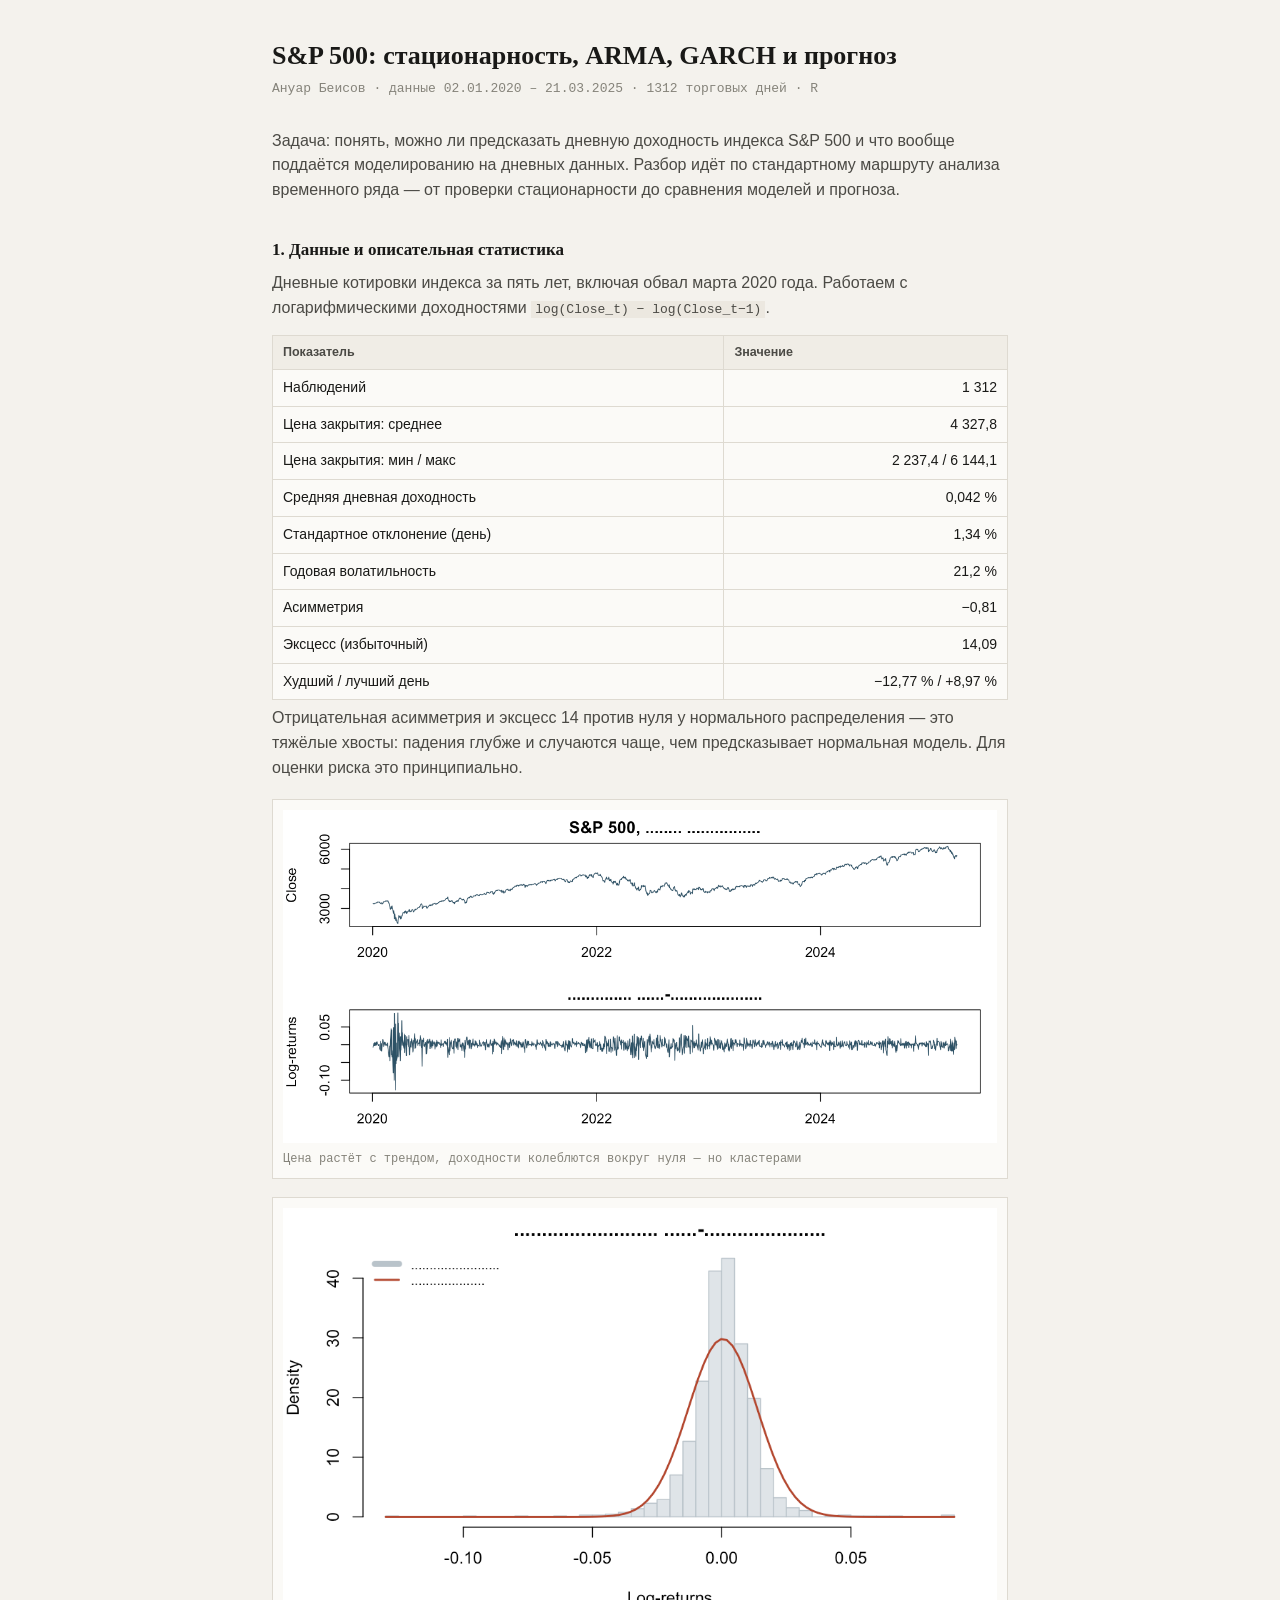
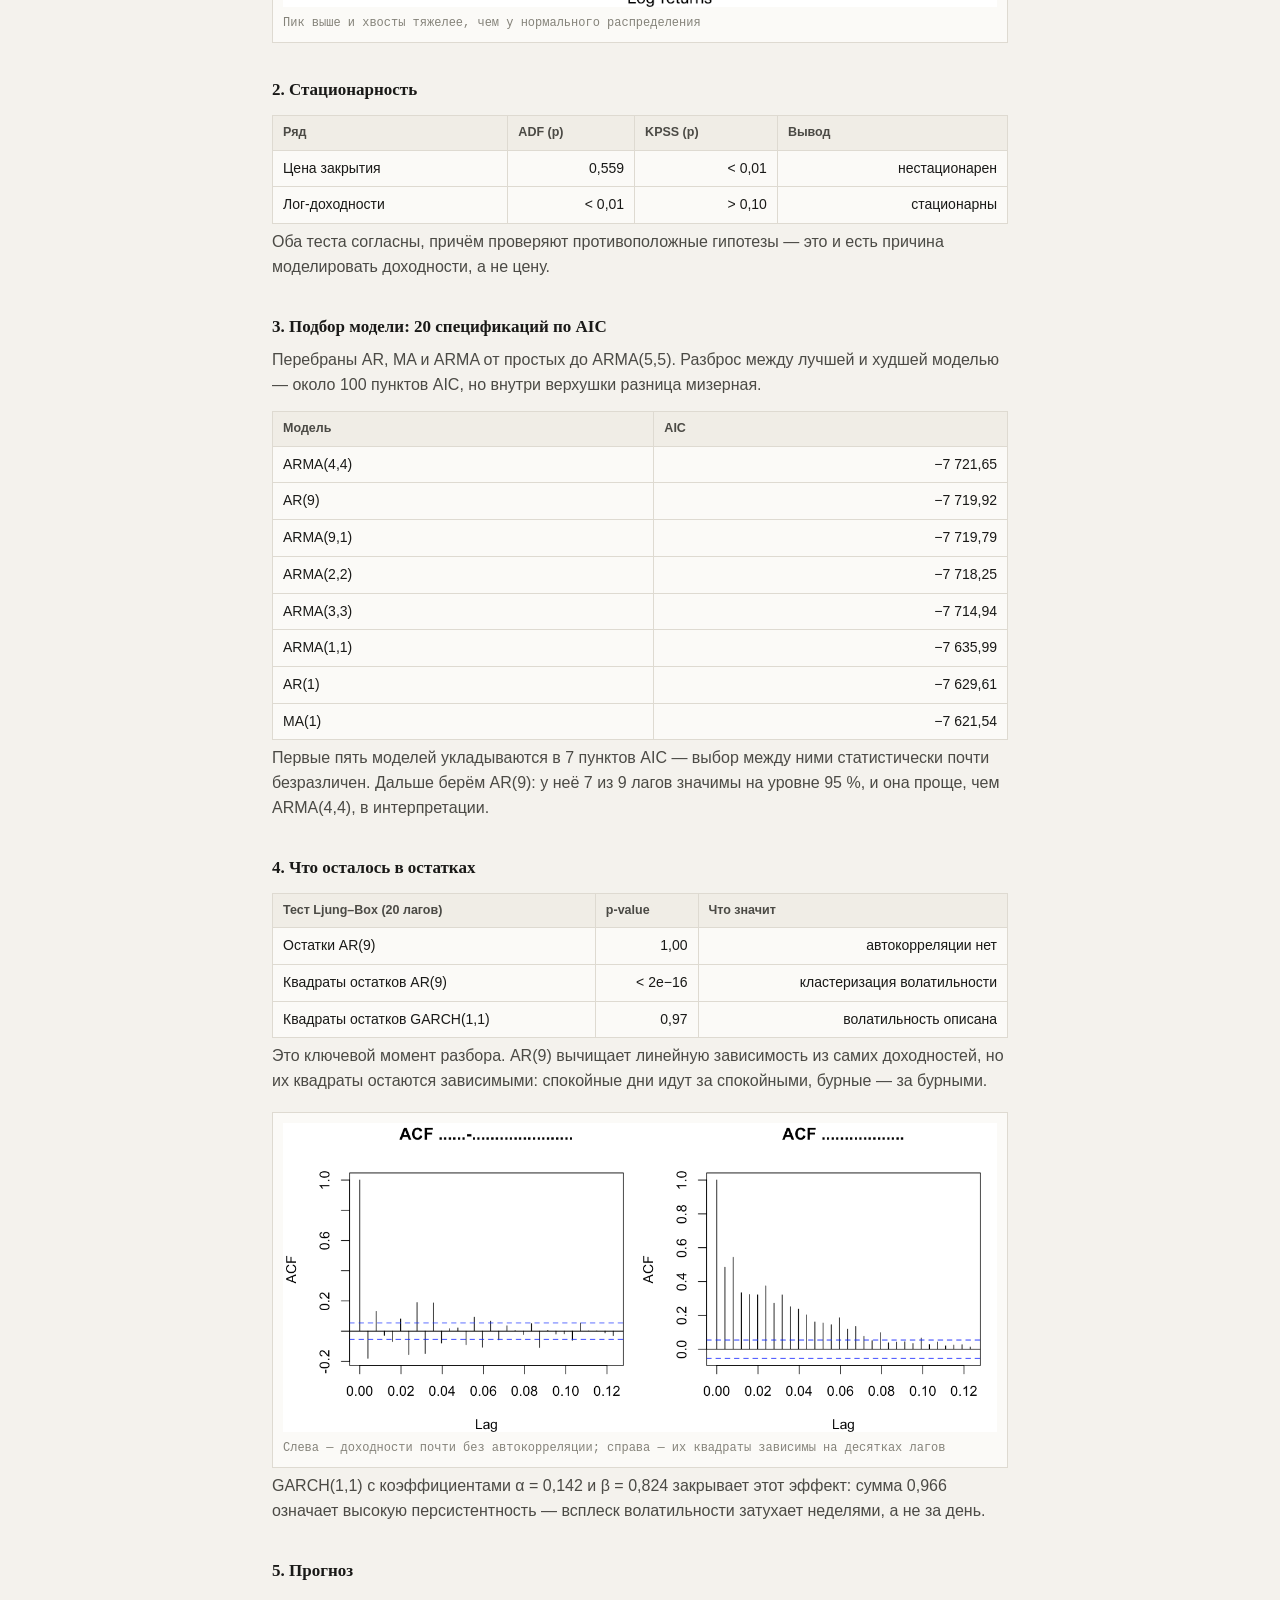
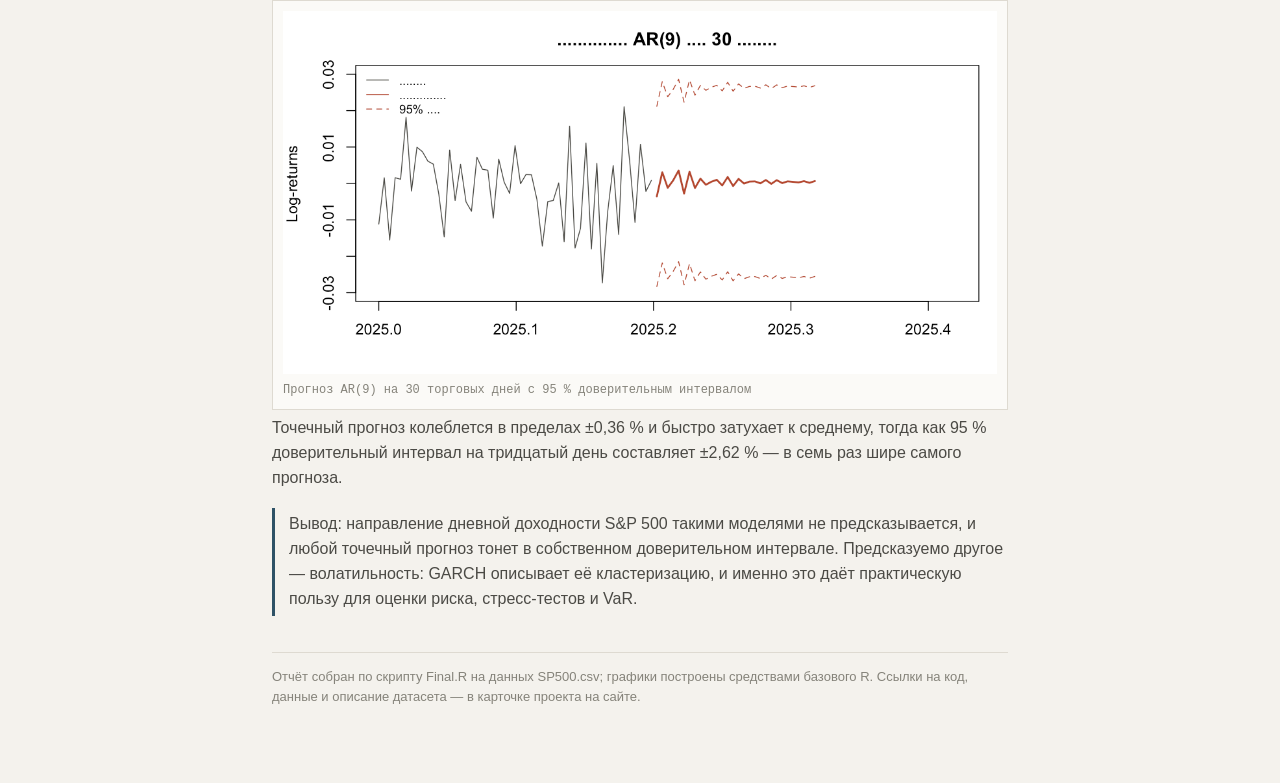
<file: files/r/sp500/index.html>
<!doctype html>
<html lang="ru"><head><meta charset="utf-8">
<meta name="viewport" content="width=device-width, initial-scale=1">
<title>S&P 500 — анализ временного ряда и прогноз</title>
<style>
 :root{--bg:#f4f2ed;--panel:#fbfaf7;--ink:#191917;--ink2:#4b4a45;--ink3:#85837a;--line:#dedad1;--accent:#2e5266}
 *{box-sizing:border-box}
 body{margin:0;background:var(--bg);color:var(--ink);
      font:16px/1.55 Inter,-apple-system,BlinkMacSystemFont,"Segoe UI",Arial,sans-serif}
 .wrap{max-width:780px;margin:0 auto;padding:40px 22px 64px}
 h1{font:600 26px/1.25 "Source Serif 4",Georgia,serif;margin:0 0 6px}
 .sub{color:var(--ink3);font-size:13px;margin:0 0 30px;font-family:"IBM Plex Mono",ui-monospace,Menlo,monospace}
 h2{font:600 17px/1.3 "Source Serif 4",Georgia,serif;margin:36px 0 10px}
 p{margin:0 0 12px;color:var(--ink2)}
 .scroll{overflow-x:auto;margin:14px 0 6px}
 table{border-collapse:collapse;width:100%;font-size:14px;background:var(--panel)}
 th,td{border:1px solid var(--line);padding:7px 10px;text-align:right;white-space:nowrap}
 th:first-child,td:first-child{text-align:left}
 th{background:#f0ede6;font-weight:600;font-size:12.5px;text-align:left;color:var(--ink2)}
 figure{margin:18px 0 6px;background:var(--panel);border:1px solid var(--line);padding:10px}
 figure img{width:100%;height:auto;display:block}
 figcaption{font:12px/1.4 "IBM Plex Mono",ui-monospace,Menlo,monospace;color:var(--ink3);margin-top:8px}
 .concl{border-left:3px solid var(--accent);padding:4px 0 4px 14px;margin:18px 0}
 .note{font-size:13px;color:var(--ink3);margin-top:36px;border-top:1px solid var(--line);padding-top:14px}
 code{font:13px "IBM Plex Mono",ui-monospace,Menlo,monospace;background:#ece8e0;padding:1px 4px}
</style></head><body><div class="wrap">

<h1>S&amp;P 500: стационарность, ARMA, GARCH и прогноз</h1>
<p class="sub">Ануар Беисов · данные 02.01.2020 – 21.03.2025 · 1312 торговых дней · R</p>

<p>Задача: понять, можно ли предсказать дневную доходность индекса S&amp;P 500 и что вообще
поддаётся моделированию на дневных данных. Разбор идёт по стандартному маршруту анализа
временного ряда — от проверки стационарности до сравнения моделей и прогноза.</p>

<h2>1. Данные и описательная статистика</h2>
<p>Дневные котировки индекса за пять лет, включая обвал марта 2020 года. Работаем
с логарифмическими доходностями <code>log(Close_t) − log(Close_t−1)</code>.</p>
<div class="scroll"><table>
<tr><th>Показатель</th><th>Значение</th></tr>
<tr><td>Наблюдений</td><td>1 312</td></tr>
<tr><td>Цена закрытия: среднее</td><td>4 327,8</td></tr>
<tr><td>Цена закрытия: мин / макс</td><td>2 237,4 / 6 144,1</td></tr>
<tr><td>Средняя дневная доходность</td><td>0,042 %</td></tr>
<tr><td>Стандартное отклонение (день)</td><td>1,34 %</td></tr>
<tr><td>Годовая волатильность</td><td>21,2 %</td></tr>
<tr><td>Асимметрия</td><td>&#8722;0,81</td></tr>
<tr><td>Эксцесс (избыточный)</td><td>14,09</td></tr>
<tr><td>Худший / лучший день</td><td>&#8722;12,77 % / +8,97 %</td></tr>
</table></div>
<p>Отрицательная асимметрия и эксцесс 14 против нуля у нормального распределения — это тяжёлые
хвосты: падения глубже и случаются чаще, чем предсказывает нормальная модель. Для оценки риска
это принципиально.</p>

<figure><img src="01-price.png" alt="Цена закрытия и лог-доходности S&P 500" loading="lazy">
<figcaption>Цена растёт с трендом, доходности колеблются вокруг нуля — но кластерами</figcaption></figure>

<figure><img src="02-hist.png" alt="Распределение лог-доходностей против нормального" loading="lazy">
<figcaption>Пик выше и хвосты тяжелее, чем у нормального распределения</figcaption></figure>

<h2>2. Стационарность</h2>
<div class="scroll"><table>
<tr><th>Ряд</th><th>ADF (p)</th><th>KPSS (p)</th><th>Вывод</th></tr>
<tr><td>Цена закрытия</td><td>0,559</td><td>&lt; 0,01</td><td>нестационарен</td></tr>
<tr><td>Лог-доходности</td><td>&lt; 0,01</td><td>&gt; 0,10</td><td>стационарны</td></tr>
</table></div>
<p>Оба теста согласны, причём проверяют противоположные гипотезы — это и есть причина
моделировать доходности, а не цену.</p>

<h2>3. Подбор модели: 20 спецификаций по AIC</h2>
<p>Перебраны AR, MA и ARMA от простых до ARMA(5,5). Разброс между лучшей и худшей моделью —
около 100 пунктов AIC, но внутри верхушки разница мизерная.</p>
<div class="scroll"><table>
<tr><th>Модель</th><th>AIC</th></tr>
<tr><td>ARMA(4,4)</td><td>&#8722;7 721,65</td></tr>
<tr><td>AR(9)</td><td>&#8722;7 719,92</td></tr>
<tr><td>ARMA(9,1)</td><td>&#8722;7 719,79</td></tr>
<tr><td>ARMA(2,2)</td><td>&#8722;7 718,25</td></tr>
<tr><td>ARMA(3,3)</td><td>&#8722;7 714,94</td></tr>
<tr><td>ARMA(1,1)</td><td>&#8722;7 635,99</td></tr>
<tr><td>AR(1)</td><td>&#8722;7 629,61</td></tr>
<tr><td>MA(1)</td><td>&#8722;7 621,54</td></tr>
</table></div>
<p>Первые пять моделей укладываются в 7 пунктов AIC — выбор между ними статистически
почти безразличен. Дальше берём AR(9): у неё 7 из 9 лагов значимы на уровне 95 %,
и она проще, чем ARMA(4,4), в интерпретации.</p>

<h2>4. Что осталось в остатках</h2>
<div class="scroll"><table>
<tr><th>Тест Ljung–Box (20 лагов)</th><th>p-value</th><th>Что значит</th></tr>
<tr><td>Остатки AR(9)</td><td>1,00</td><td>автокорреляции нет</td></tr>
<tr><td>Квадраты остатков AR(9)</td><td>&lt; 2e&#8722;16</td><td>кластеризация волатильности</td></tr>
<tr><td>Квадраты остатков GARCH(1,1)</td><td>0,97</td><td>волатильность описана</td></tr>
</table></div>
<p>Это ключевой момент разбора. AR(9) вычищает линейную зависимость из самих доходностей,
но их квадраты остаются зависимыми: спокойные дни идут за спокойными, бурные — за бурными.</p>

<figure><img src="03-acf.png" alt="ACF лог-доходностей и их квадратов" loading="lazy">
<figcaption>Слева — доходности почти без автокорреляции; справа — их квадраты зависимы на десятках лагов</figcaption></figure>

<p>GARCH(1,1) с коэффициентами α = 0,142 и β = 0,824 закрывает этот эффект: сумма 0,966
означает высокую персистентность — всплеск волатильности затухает неделями, а не за день.</p>

<h2>5. Прогноз</h2>
<figure><img src="04-forecast.png" alt="Прогноз AR(9) на 30 дней с доверительным интервалом" loading="lazy">
<figcaption>Прогноз AR(9) на 30 торговых дней с 95 % доверительным интервалом</figcaption></figure>
<p>Точечный прогноз колеблется в пределах ±0,36 % и быстро затухает к среднему, тогда как
95 % доверительный интервал на тридцатый день составляет ±2,62 % — в семь раз шире самого
прогноза.</p>

<p class="concl">Вывод: направление дневной доходности S&amp;P 500 такими моделями не предсказывается,
и любой точечный прогноз тонет в собственном доверительном интервале. Предсказуемо другое —
волатильность: GARCH описывает её кластеризацию, и именно это даёт практическую пользу
для оценки риска, стресс-тестов и VaR.</p>

<p class="note">Отчёт собран по скрипту Final.R на данных SP500.csv; графики построены средствами
базового R. Ссылки на код, данные и описание датасета — в карточке проекта на сайте.</p>

</div></body></html>
</file>
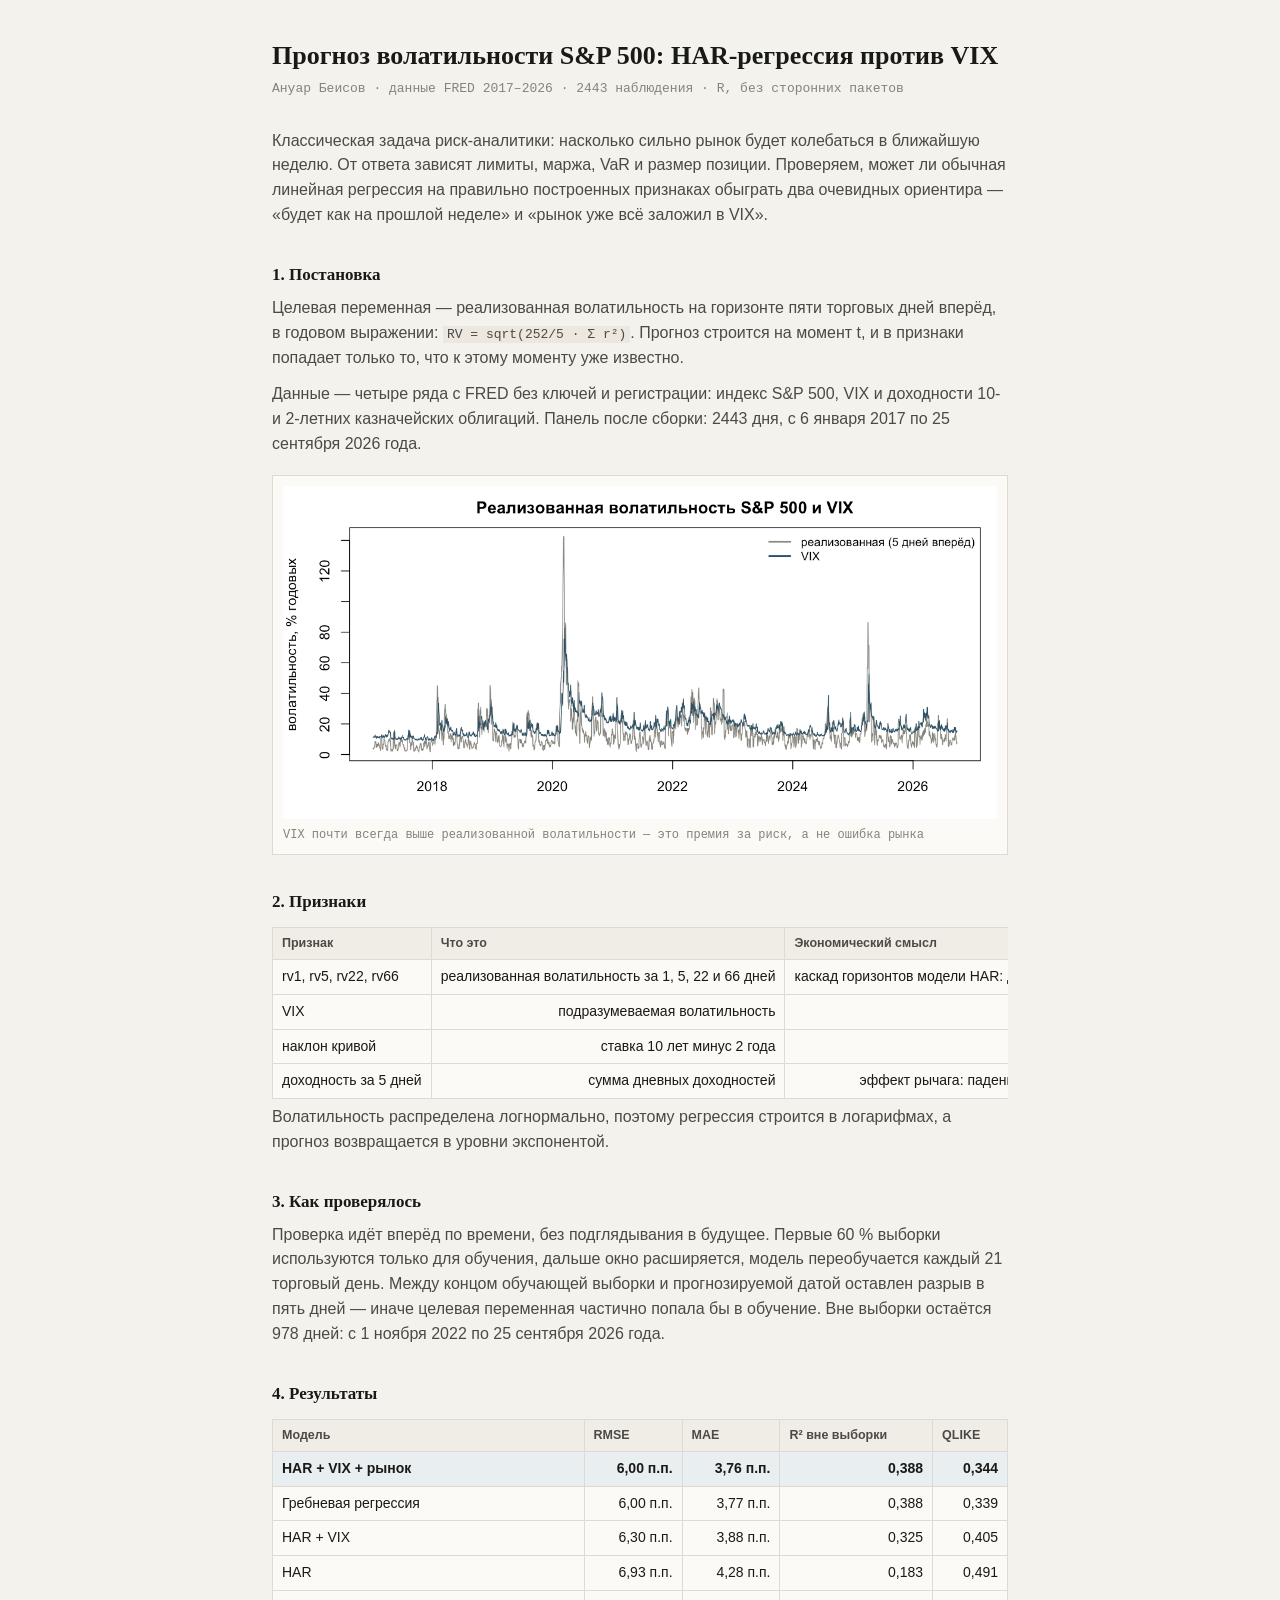
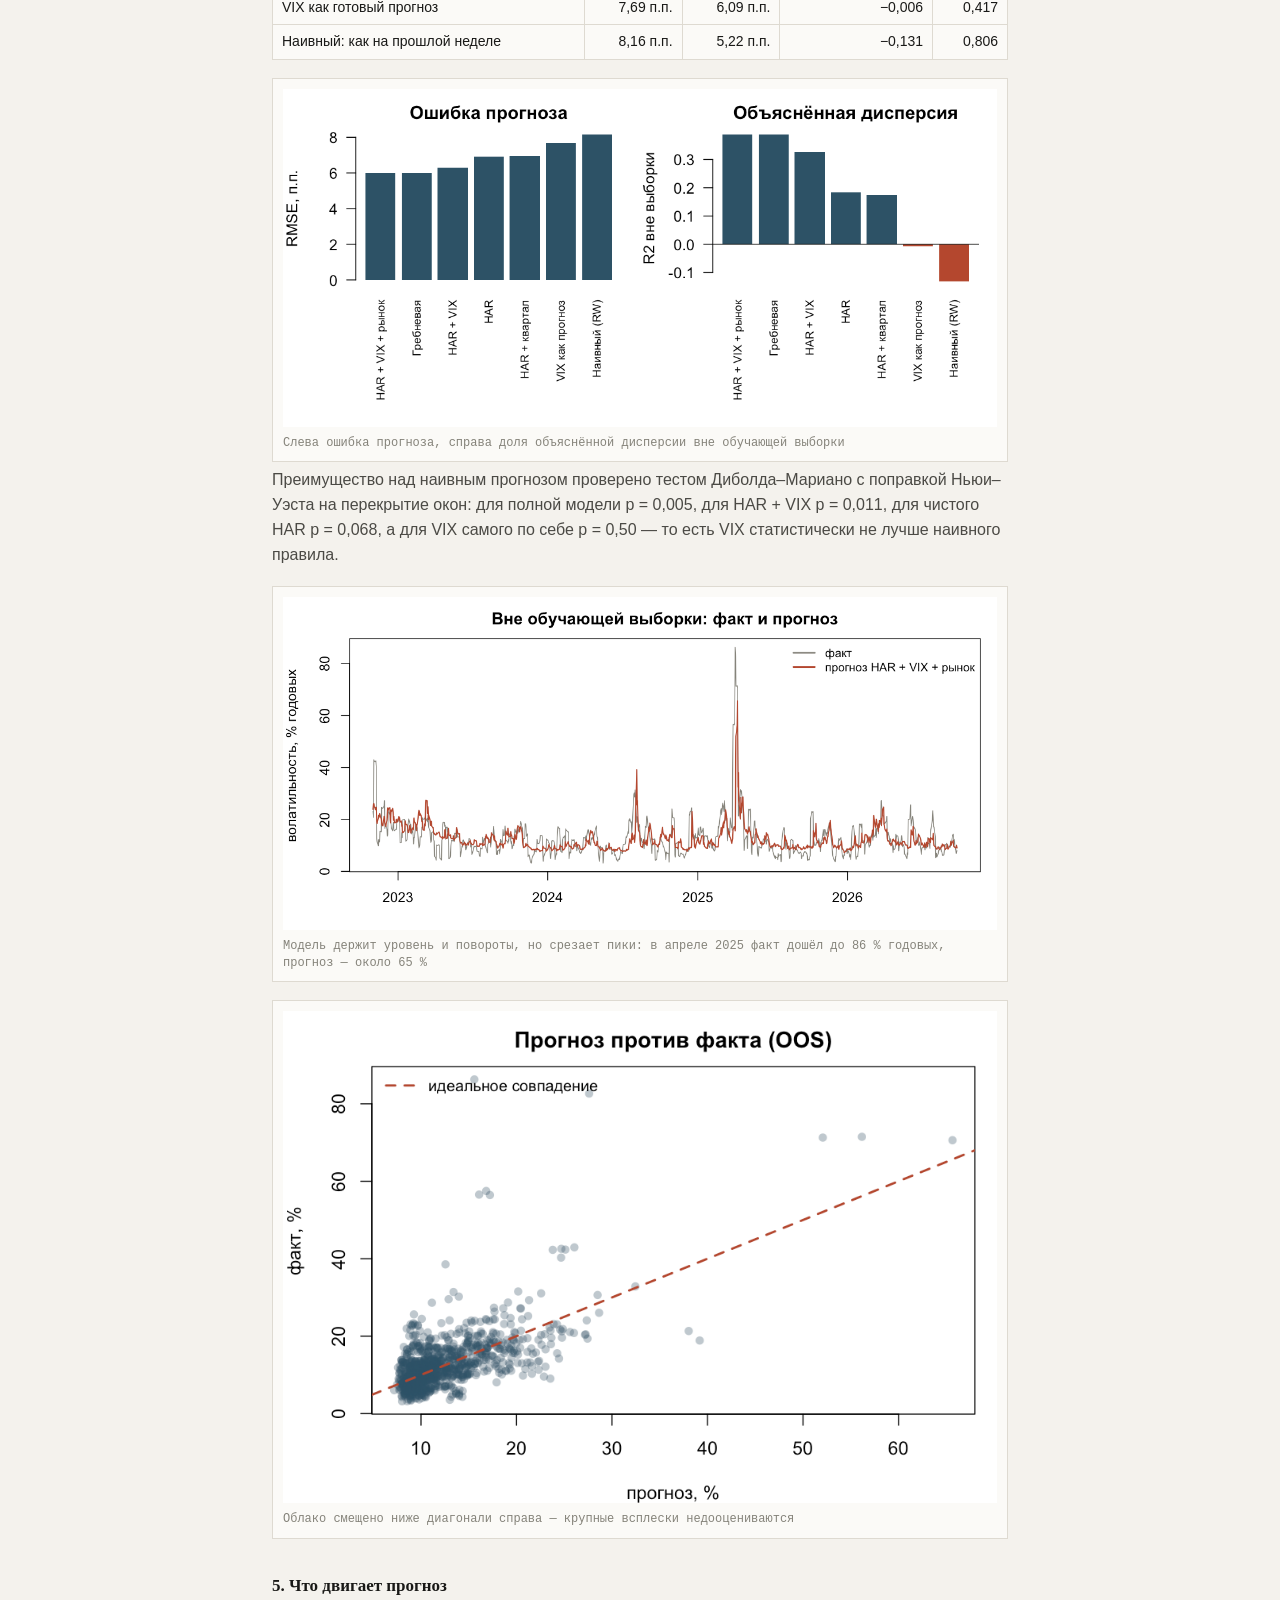
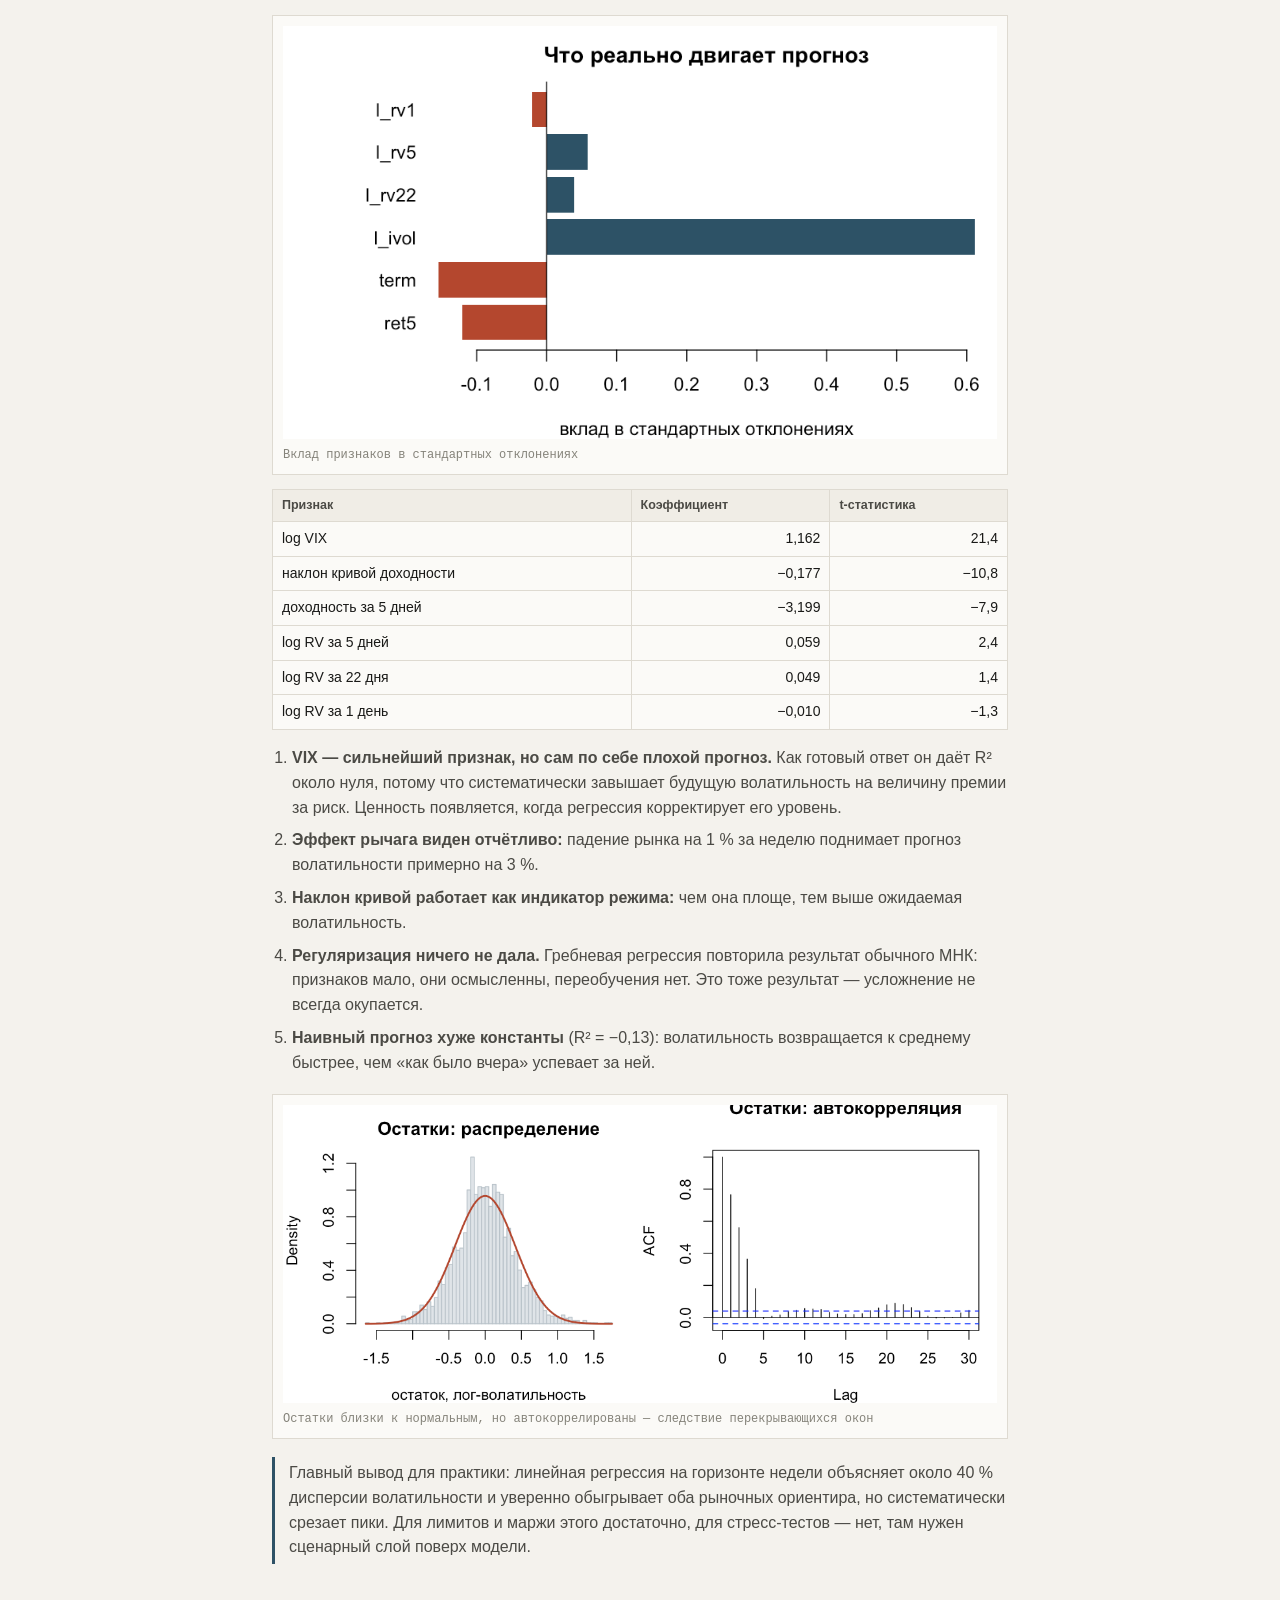
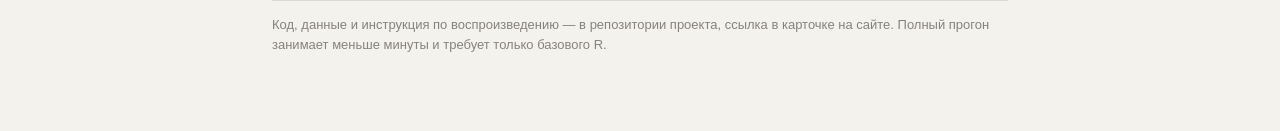
<file: files/r/vol-forecast/index.html>
<!doctype html>
<html lang="ru"><head><meta charset="utf-8">
<meta name="viewport" content="width=device-width, initial-scale=1">
<title>Прогноз волатильности S&P 500: HAR-регрессия против VIX</title>
<style>
 :root{--bg:#f4f2ed;--panel:#fbfaf7;--ink:#191917;--ink2:#4b4a45;--ink3:#85837a;--line:#dedad1;--accent:#2e5266;--warn:#b4472e}
 *{box-sizing:border-box}
 body{margin:0;background:var(--bg);color:var(--ink);font:16px/1.55 Inter,-apple-system,BlinkMacSystemFont,"Segoe UI",Arial,sans-serif}
 .wrap{max-width:780px;margin:0 auto;padding:40px 22px 64px}
 h1{font:600 26px/1.25 "Source Serif 4",Georgia,serif;margin:0 0 6px}
 .sub{color:var(--ink3);font-size:13px;margin:0 0 30px;font-family:"IBM Plex Mono",ui-monospace,Menlo,monospace}
 h2{font:600 17px/1.3 "Source Serif 4",Georgia,serif;margin:36px 0 10px}
 p{margin:0 0 12px;color:var(--ink2)}
 .scroll{overflow-x:auto;margin:14px 0 6px}
 table{border-collapse:collapse;width:100%;font-size:14px;background:var(--panel)}
 th,td{border:1px solid var(--line);padding:6px 9px;text-align:right;white-space:nowrap}
 th:first-child,td:first-child{text-align:left}
 th{background:#f0ede6;font-weight:600;font-size:12.5px;text-align:left;color:var(--ink2)}
 tr.best td{background:#e9eef1;font-weight:600}
 figure{margin:18px 0 6px;background:var(--panel);border:1px solid var(--line);padding:10px}
 figure img{width:100%;height:auto;display:block}
 figcaption{font:12px/1.4 "IBM Plex Mono",ui-monospace,Menlo,monospace;color:var(--ink3);margin-top:8px}
 .concl{border-left:3px solid var(--accent);padding:4px 0 4px 14px;margin:18px 0}
 code{font:13px "IBM Plex Mono",ui-monospace,Menlo,monospace;background:#ece8e0;padding:1px 4px}
 .note{font-size:13px;color:var(--ink3);margin-top:36px;border-top:1px solid var(--line);padding-top:14px}
 ol{color:var(--ink2);padding-left:20px} li{margin-bottom:8px}
</style></head><body><div class="wrap">

<h1>Прогноз волатильности S&amp;P 500: HAR-регрессия против VIX</h1>
<p class="sub">Ануар Беисов · данные FRED 2017–2026 · 2443 наблюдения · R, без сторонних пакетов</p>

<p>Классическая задача риск-аналитики: насколько сильно рынок будет колебаться в ближайшую
неделю. От ответа зависят лимиты, маржа, VaR и размер позиции. Проверяем, может ли обычная
линейная регрессия на правильно построенных признаках обыграть два очевидных ориентира —
«будет как на прошлой неделе» и «рынок уже всё заложил в VIX».</p>

<h2>1. Постановка</h2>
<p>Целевая переменная — реализованная волатильность на горизонте пяти торговых дней вперёд,
в годовом выражении: <code>RV = sqrt(252/5 · Σ r²)</code>. Прогноз строится на момент t,
и в признаки попадает только то, что к этому моменту уже известно.</p>
<p>Данные — четыре ряда с FRED без ключей и регистрации: индекс S&amp;P 500, VIX и доходности
10- и 2-летних казначейских облигаций. Панель после сборки: 2443 дня, с 6 января 2017 по
25 сентября 2026 года.</p>

<figure><img src="01-context.png" alt="Реализованная волатильность и VIX" loading="lazy">
<figcaption>VIX почти всегда выше реализованной волатильности — это премия за риск, а не ошибка рынка</figcaption></figure>

<h2>2. Признаки</h2>
<div class="scroll"><table>
<tr><th>Признак</th><th>Что это</th><th>Экономический смысл</th></tr>
<tr><td>rv1, rv5, rv22, rv66</td><td>реализованная волатильность за 1, 5, 22 и 66 дней</td><td>каскад горизонтов модели HAR: день, неделя, месяц, квартал</td></tr>
<tr><td>VIX</td><td>подразумеваемая волатильность</td><td>ожидания рынка опционов</td></tr>
<tr><td>наклон кривой</td><td>ставка 10 лет минус 2 года</td><td>индикатор фазы цикла</td></tr>
<tr><td>доходность за 5 дней</td><td>сумма дневных доходностей</td><td>эффект рычага: падения поднимают волатильность</td></tr>
</table></div>
<p>Волатильность распределена логнормально, поэтому регрессия строится в логарифмах,
а прогноз возвращается в уровни экспонентой.</p>

<h2>3. Как проверялось</h2>
<p>Проверка идёт вперёд по времени, без подглядывания в будущее. Первые 60 % выборки
используются только для обучения, дальше окно расширяется, модель переобучается каждый
21 торговый день. Между концом обучающей выборки и прогнозируемой датой оставлен разрыв
в пять дней — иначе целевая переменная частично попала бы в обучение. Вне выборки
остаётся 978 дней: с 1 ноября 2022 по 25 сентября 2026 года.</p>

<h2>4. Результаты</h2>
<div class="scroll"><table>
<tr><th>Модель</th><th>RMSE</th><th>MAE</th><th>R² вне выборки</th><th>QLIKE</th></tr>
<tr class="best"><td>HAR + VIX + рынок</td><td>6,00 п.п.</td><td>3,76 п.п.</td><td>0,388</td><td>0,344</td></tr>
<tr><td>Гребневая регрессия</td><td>6,00 п.п.</td><td>3,77 п.п.</td><td>0,388</td><td>0,339</td></tr>
<tr><td>HAR + VIX</td><td>6,30 п.п.</td><td>3,88 п.п.</td><td>0,325</td><td>0,405</td></tr>
<tr><td>HAR</td><td>6,93 п.п.</td><td>4,28 п.п.</td><td>0,183</td><td>0,491</td></tr>
<tr><td>VIX как готовый прогноз</td><td>7,69 п.п.</td><td>6,09 п.п.</td><td>−0,006</td><td>0,417</td></tr>
<tr><td>Наивный: как на прошлой неделе</td><td>8,16 п.п.</td><td>5,22 п.п.</td><td>−0,131</td><td>0,806</td></tr>
</table></div>
<figure><img src="04-models.png" alt="Сравнение моделей" loading="lazy">
<figcaption>Слева ошибка прогноза, справа доля объяснённой дисперсии вне обучающей выборки</figcaption></figure>
<p>Преимущество над наивным прогнозом проверено тестом Диболда–Мариано с поправкой
Ньюи–Уэста на перекрытие окон: для полной модели p = 0,005, для HAR + VIX p = 0,011,
для чистого HAR p = 0,068, а для VIX самого по себе p = 0,50 — то есть VIX статистически
не лучше наивного правила.</p>

<figure><img src="02-oos.png" alt="Факт и прогноз вне выборки" loading="lazy">
<figcaption>Модель держит уровень и повороты, но срезает пики: в апреле 2025 факт дошёл до 86 % годовых, прогноз — около 65 %</figcaption></figure>

<figure><img src="03-scatter.png" alt="Прогноз против факта" loading="lazy">
<figcaption>Облако смещено ниже диагонали справа — крупные всплески недооцениваются</figcaption></figure>

<h2>5. Что двигает прогноз</h2>
<figure><img src="05-coefs.png" alt="Стандартизованные коэффициенты" loading="lazy">
<figcaption>Вклад признаков в стандартных отклонениях</figcaption></figure>
<div class="scroll"><table>
<tr><th>Признак</th><th>Коэффициент</th><th>t-статистика</th></tr>
<tr><td>log VIX</td><td>1,162</td><td>21,4</td></tr>
<tr><td>наклон кривой доходности</td><td>−0,177</td><td>−10,8</td></tr>
<tr><td>доходность за 5 дней</td><td>−3,199</td><td>−7,9</td></tr>
<tr><td>log RV за 5 дней</td><td>0,059</td><td>2,4</td></tr>
<tr><td>log RV за 22 дня</td><td>0,049</td><td>1,4</td></tr>
<tr><td>log RV за 1 день</td><td>−0,010</td><td>−1,3</td></tr>
</table></div>
<ol>
<li><b>VIX — сильнейший признак, но сам по себе плохой прогноз.</b> Как готовый ответ он
даёт R² около нуля, потому что систематически завышает будущую волатильность на величину
премии за риск. Ценность появляется, когда регрессия корректирует его уровень.</li>
<li><b>Эффект рычага виден отчётливо:</b> падение рынка на 1 % за неделю поднимает прогноз
волатильности примерно на 3 %.</li>
<li><b>Наклон кривой работает как индикатор режима:</b> чем она площе, тем выше ожидаемая
волатильность.</li>
<li><b>Регуляризация ничего не дала.</b> Гребневая регрессия повторила результат обычного
МНК: признаков мало, они осмысленны, переобучения нет. Это тоже результат — усложнение
не всегда окупается.</li>
<li><b>Наивный прогноз хуже константы</b> (R² = −0,13): волатильность возвращается к
среднему быстрее, чем «как было вчера» успевает за ней.</li>
</ol>

<figure><img src="06-residuals.png" alt="Диагностика остатков" loading="lazy">
<figcaption>Остатки близки к нормальным, но автокоррелированы — следствие перекрывающихся окон</figcaption></figure>

<p class="concl">Главный вывод для практики: линейная регрессия на горизонте недели
объясняет около 40 % дисперсии волатильности и уверенно обыгрывает оба рыночных ориентира,
но систематически срезает пики. Для лимитов и маржи этого достаточно, для стресс-тестов —
нет, там нужен сценарный слой поверх модели.</p>

<p class="note">Код, данные и инструкция по воспроизведению — в репозитории проекта,
ссылка в карточке на сайте. Полный прогон занимает меньше минуты и требует только базового R.</p>

</div></body></html>
</file>
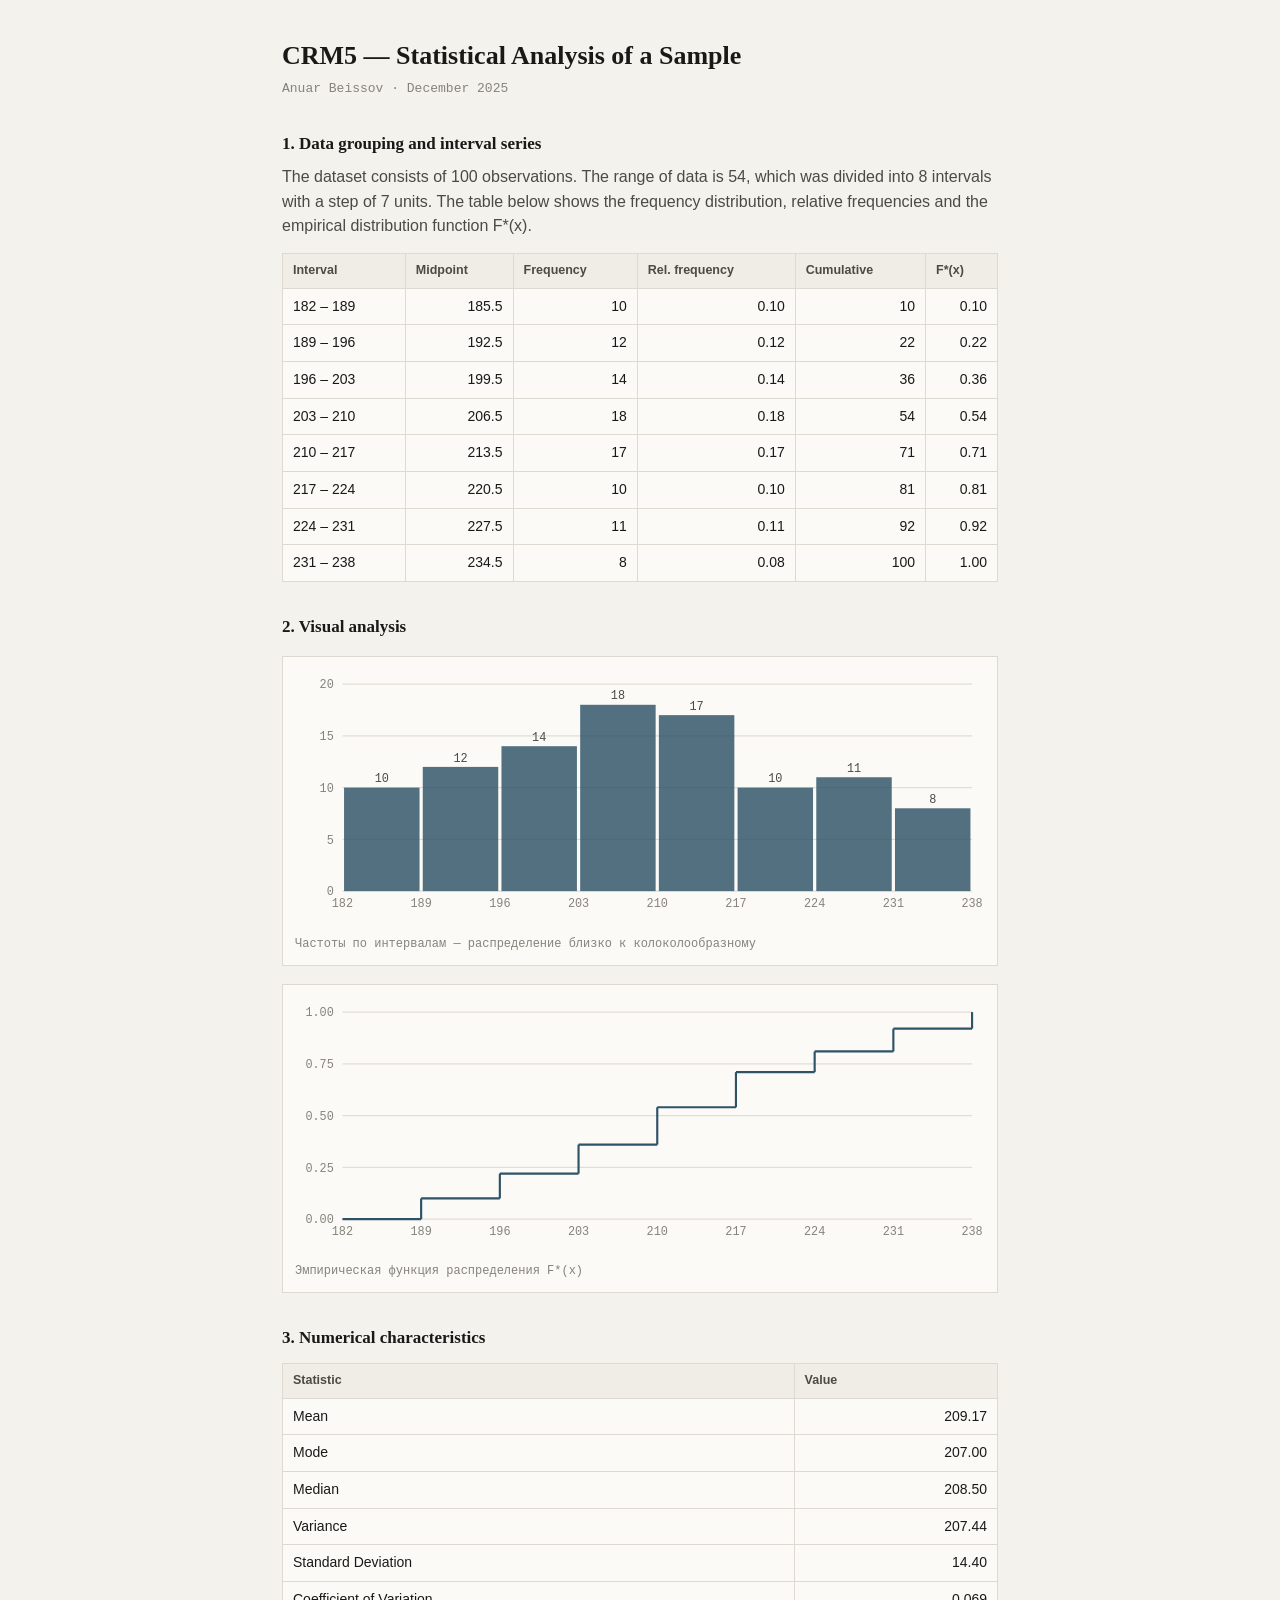
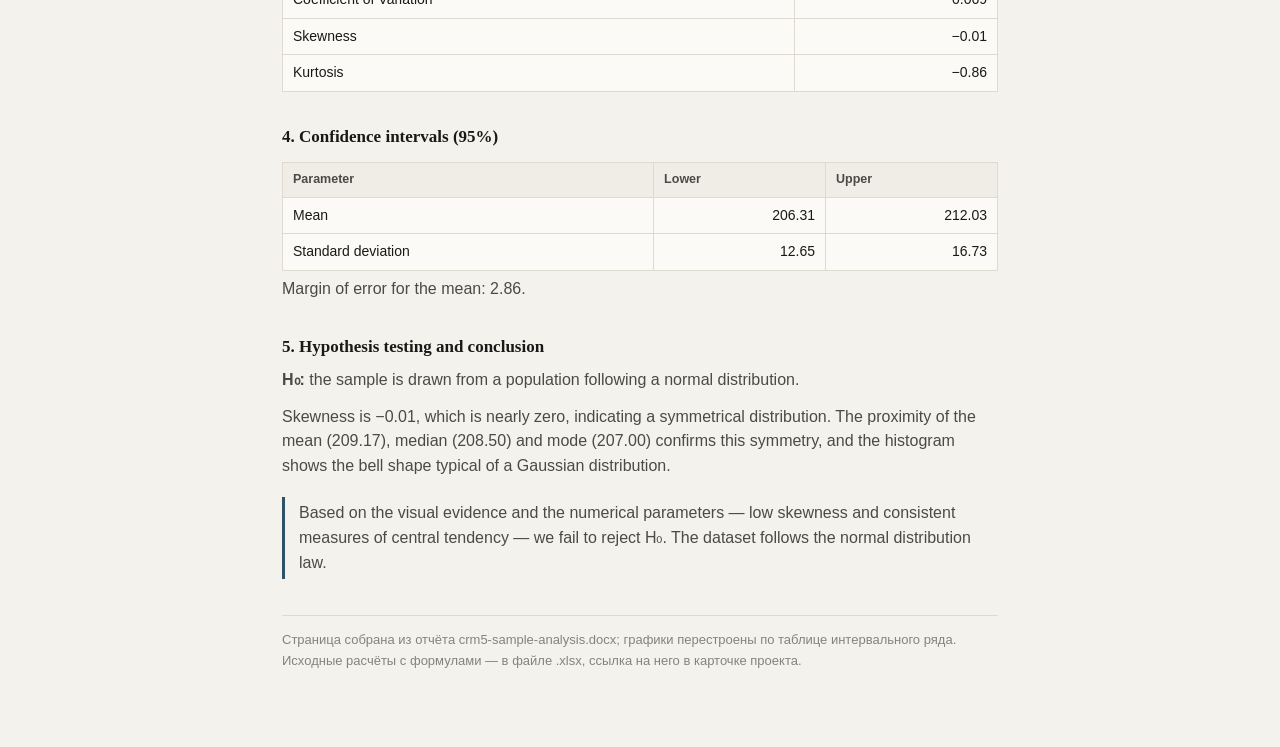
<file: files/docs/crm5-sample-analysis.html>
<!doctype html>
<html lang="en"><head><meta charset="utf-8">
<meta name="viewport" content="width=device-width, initial-scale=1">
<title>CRM5 — Statistical Analysis of a Sample</title>
<style>
 :root{--bg:#f4f2ed;--panel:#fbfaf7;--ink:#191917;--ink2:#4b4a45;--ink3:#85837a;--line:#dedad1;--accent:#2e5266}
 *{box-sizing:border-box}
 body{margin:0;background:var(--bg);color:var(--ink);
      font:16px/1.55 Inter,-apple-system,BlinkMacSystemFont,"Segoe UI",Arial,sans-serif}
 .wrap{max-width:760px;margin:0 auto;padding:40px 22px 64px}
 h1{font:600 26px/1.25 "Source Serif 4",Georgia,serif;margin:0 0 6px}
 .sub{color:var(--ink3);font-size:13px;margin:0 0 30px;font-family:"IBM Plex Mono",ui-monospace,Menlo,monospace}
 h2{font:600 17px/1.3 "Source Serif 4",Georgia,serif;margin:34px 0 10px}
 p{margin:0 0 12px;color:var(--ink2)}
 .scroll{overflow-x:auto;margin:14px 0 6px}
 table{border-collapse:collapse;width:100%;font-size:14px;background:var(--panel)}
 th,td{border:1px solid var(--line);padding:7px 10px;text-align:right;white-space:nowrap}
 th:first-child,td:first-child{text-align:left}
 th{background:#f0ede6;font-weight:600;font-size:12.5px;text-align:left;color:var(--ink2)}
 figure{margin:18px 0 6px;background:var(--panel);border:1px solid var(--line);padding:12px}
 figcaption{font:12px/1.4 "IBM Plex Mono",ui-monospace,Menlo,monospace;color:var(--ink3);margin-top:8px}
 svg{width:100%;height:auto;display:block}
 .g{stroke:#e2ded5;stroke-width:1}
 .s{stroke:var(--accent);stroke-width:2;fill:none}
 .ax{font:11px "IBM Plex Mono",ui-monospace,Menlo,monospace;fill:#85837a}
 .v{font:11px "IBM Plex Mono",ui-monospace,Menlo,monospace;fill:#4b4a45}
 .concl{border-left:3px solid var(--accent);padding:4px 0 4px 14px;margin:18px 0 0}
 .note{font-size:13px;color:var(--ink3);margin-top:36px;border-top:1px solid var(--line);padding-top:14px}
</style></head><body><div class="wrap">

<h1>CRM5 — Statistical Analysis of a Sample</h1>
<p class="sub">Anuar Beissov · December 2025</p>

<h2>1. Data grouping and interval series</h2>
<p>The dataset consists of 100 observations. The range of data is 54, which was divided into
8 intervals with a step of 7 units. The table below shows the frequency distribution, relative
frequencies and the empirical distribution function F*(x).</p>
<div class="scroll"><table>
<tr><th>Interval</th><th>Midpoint</th><th>Frequency</th><th>Rel. frequency</th><th>Cumulative</th><th>F*(x)</th></tr>
<tr><td>182 &ndash; 189</td><td>185.5</td><td>10</td><td>0.10</td><td>10</td><td>0.10</td></tr><tr><td>189 &ndash; 196</td><td>192.5</td><td>12</td><td>0.12</td><td>22</td><td>0.22</td></tr><tr><td>196 &ndash; 203</td><td>199.5</td><td>14</td><td>0.14</td><td>36</td><td>0.36</td></tr><tr><td>203 &ndash; 210</td><td>206.5</td><td>18</td><td>0.18</td><td>54</td><td>0.54</td></tr><tr><td>210 &ndash; 217</td><td>213.5</td><td>17</td><td>0.17</td><td>71</td><td>0.71</td></tr><tr><td>217 &ndash; 224</td><td>220.5</td><td>10</td><td>0.10</td><td>81</td><td>0.81</td></tr><tr><td>224 &ndash; 231</td><td>227.5</td><td>11</td><td>0.11</td><td>92</td><td>0.92</td></tr><tr><td>231 &ndash; 238</td><td>234.5</td><td>8</td><td>0.08</td><td>100</td><td>1.00</td></tr>
</table></div>

<h2>2. Visual analysis</h2>
<figure><svg viewBox="0 0 640 240" role="img" aria-label="Frequency histogram"><line x1="44" y1="206.0" x2="628" y2="206.0" class="g"/><text x="36" y="210.0" text-anchor="end" class="ax">0</text><line x1="44" y1="158.0" x2="628" y2="158.0" class="g"/><text x="36" y="162.0" text-anchor="end" class="ax">5</text><line x1="44" y1="110.0" x2="628" y2="110.0" class="g"/><text x="36" y="114.0" text-anchor="end" class="ax">10</text><line x1="44" y1="62.0" x2="628" y2="62.0" class="g"/><text x="36" y="66.0" text-anchor="end" class="ax">15</text><line x1="44" y1="14.0" x2="628" y2="14.0" class="g"/><text x="36" y="18.0" text-anchor="end" class="ax">20</text><rect x="45.5" y="110.0" width="70.0" height="96.0" fill="#2e5266" fill-opacity=".82"/><text x="80.5" y="105.0" text-anchor="middle" class="v">10</text><rect x="118.5" y="90.8" width="70.0" height="115.2" fill="#2e5266" fill-opacity=".82"/><text x="153.5" y="85.8" text-anchor="middle" class="v">12</text><rect x="191.5" y="71.6" width="70.0" height="134.4" fill="#2e5266" fill-opacity=".82"/><text x="226.5" y="66.6" text-anchor="middle" class="v">14</text><rect x="264.5" y="33.2" width="70.0" height="172.8" fill="#2e5266" fill-opacity=".82"/><text x="299.5" y="28.2" text-anchor="middle" class="v">18</text><rect x="337.5" y="42.8" width="70.0" height="163.2" fill="#2e5266" fill-opacity=".82"/><text x="372.5" y="37.8" text-anchor="middle" class="v">17</text><rect x="410.5" y="110.0" width="70.0" height="96.0" fill="#2e5266" fill-opacity=".82"/><text x="445.5" y="105.0" text-anchor="middle" class="v">10</text><rect x="483.5" y="100.4" width="70.0" height="105.6" fill="#2e5266" fill-opacity=".82"/><text x="518.5" y="95.4" text-anchor="middle" class="v">11</text><rect x="556.5" y="129.2" width="70.0" height="76.8" fill="#2e5266" fill-opacity=".82"/><text x="591.5" y="124.2" text-anchor="middle" class="v">8</text><text x="44.0" y="221.0" text-anchor="middle" class="ax">182</text><text x="117.0" y="221.0" text-anchor="middle" class="ax">189</text><text x="190.0" y="221.0" text-anchor="middle" class="ax">196</text><text x="263.0" y="221.0" text-anchor="middle" class="ax">203</text><text x="336.0" y="221.0" text-anchor="middle" class="ax">210</text><text x="409.0" y="221.0" text-anchor="middle" class="ax">217</text><text x="482.0" y="221.0" text-anchor="middle" class="ax">224</text><text x="555.0" y="221.0" text-anchor="middle" class="ax">231</text><text x="628.0" y="221.0" text-anchor="middle" class="ax">238</text></svg><figcaption>Частоты по интервалам — распределение близко к колоколообразному</figcaption></figure>
<figure><svg viewBox="0 0 640 240" role="img" aria-label="Empirical distribution function"><line x1="44" y1="206.0" x2="628" y2="206.0" class="g"/><text x="36" y="210.0" text-anchor="end" class="ax">0.00</text><line x1="44" y1="158.0" x2="628" y2="158.0" class="g"/><text x="36" y="162.0" text-anchor="end" class="ax">0.25</text><line x1="44" y1="110.0" x2="628" y2="110.0" class="g"/><text x="36" y="114.0" text-anchor="end" class="ax">0.50</text><line x1="44" y1="62.0" x2="628" y2="62.0" class="g"/><text x="36" y="66.0" text-anchor="end" class="ax">0.75</text><line x1="44" y1="14.0" x2="628" y2="14.0" class="g"/><text x="36" y="18.0" text-anchor="end" class="ax">1.00</text><line x1="44.0" y1="206.0" x2="117.0" y2="206.0" class="s"/><line x1="117.0" y1="206.0" x2="117.0" y2="186.8" class="s"/><line x1="117.0" y1="186.8" x2="190.0" y2="186.8" class="s"/><line x1="190.0" y1="186.8" x2="190.0" y2="163.8" class="s"/><line x1="190.0" y1="163.8" x2="263.0" y2="163.8" class="s"/><line x1="263.0" y1="163.8" x2="263.0" y2="136.9" class="s"/><line x1="263.0" y1="136.9" x2="336.0" y2="136.9" class="s"/><line x1="336.0" y1="136.9" x2="336.0" y2="102.3" class="s"/><line x1="336.0" y1="102.3" x2="409.0" y2="102.3" class="s"/><line x1="409.0" y1="102.3" x2="409.0" y2="69.7" class="s"/><line x1="409.0" y1="69.7" x2="482.0" y2="69.7" class="s"/><line x1="482.0" y1="69.7" x2="482.0" y2="50.5" class="s"/><line x1="482.0" y1="50.5" x2="555.0" y2="50.5" class="s"/><line x1="555.0" y1="50.5" x2="555.0" y2="29.4" class="s"/><line x1="555.0" y1="29.4" x2="628.0" y2="29.4" class="s"/><line x1="628.0" y1="29.4" x2="628.0" y2="14.0" class="s"/><text x="44.0" y="221.0" text-anchor="middle" class="ax">182</text><text x="117.0" y="221.0" text-anchor="middle" class="ax">189</text><text x="190.0" y="221.0" text-anchor="middle" class="ax">196</text><text x="263.0" y="221.0" text-anchor="middle" class="ax">203</text><text x="336.0" y="221.0" text-anchor="middle" class="ax">210</text><text x="409.0" y="221.0" text-anchor="middle" class="ax">217</text><text x="482.0" y="221.0" text-anchor="middle" class="ax">224</text><text x="555.0" y="221.0" text-anchor="middle" class="ax">231</text><text x="628.0" y="221.0" text-anchor="middle" class="ax">238</text></svg><figcaption>Эмпирическая функция распределения F*(x)</figcaption></figure>

<h2>3. Numerical characteristics</h2>
<div class="scroll"><table>
<tr><th>Statistic</th><th>Value</th></tr>
<tr><td>Mean</td><td>209.17</td></tr><tr><td>Mode</td><td>207.00</td></tr><tr><td>Median</td><td>208.50</td></tr><tr><td>Variance</td><td>207.44</td></tr><tr><td>Standard Deviation</td><td>14.40</td></tr><tr><td>Coefficient of Variation</td><td>0.069</td></tr><tr><td>Skewness</td><td>&#8722;0.01</td></tr><tr><td>Kurtosis</td><td>&#8722;0.86</td></tr>
</table></div>

<h2>4. Confidence intervals (95%)</h2>
<div class="scroll"><table>
<tr><th>Parameter</th><th>Lower</th><th>Upper</th></tr>
<tr><td>Mean</td><td>206.31</td><td>212.03</td></tr>
<tr><td>Standard deviation</td><td>12.65</td><td>16.73</td></tr>
</table></div>
<p>Margin of error for the mean: 2.86.</p>

<h2>5. Hypothesis testing and conclusion</h2>
<p><b>H&#8320;:</b> the sample is drawn from a population following a normal distribution.</p>
<p>Skewness is &#8722;0.01, which is nearly zero, indicating a symmetrical distribution. The proximity
of the mean (209.17), median (208.50) and mode (207.00) confirms this symmetry, and the histogram
shows the bell shape typical of a Gaussian distribution.</p>
<p class="concl">Based on the visual evidence and the numerical parameters — low skewness and
consistent measures of central tendency — we fail to reject H&#8320;. The dataset follows the normal
distribution law.</p>

<p class="note">Страница собрана из отчёта crm5-sample-analysis.docx; графики перестроены по таблице
интервального ряда. Исходные расчёты с формулами — в файле .xlsx, ссылка на него в карточке проекта.</p>

</div></body></html>
</file>
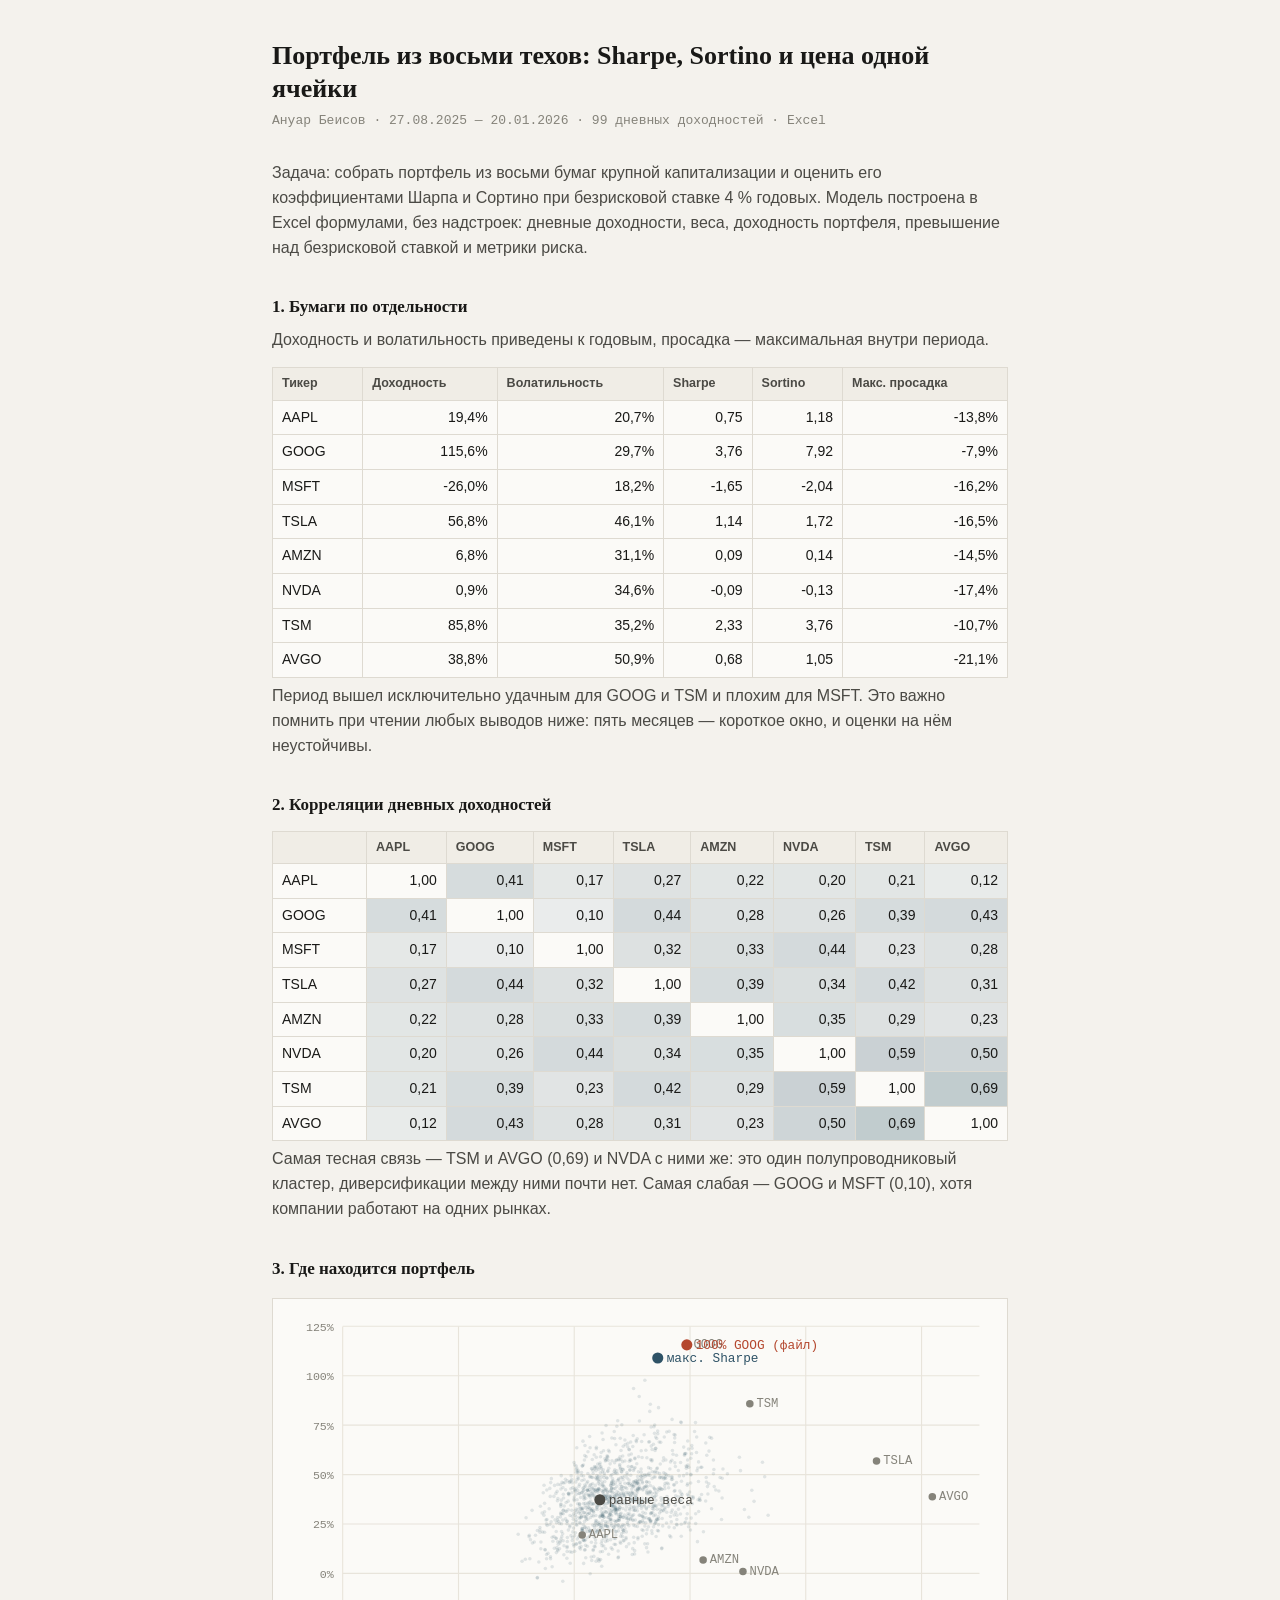
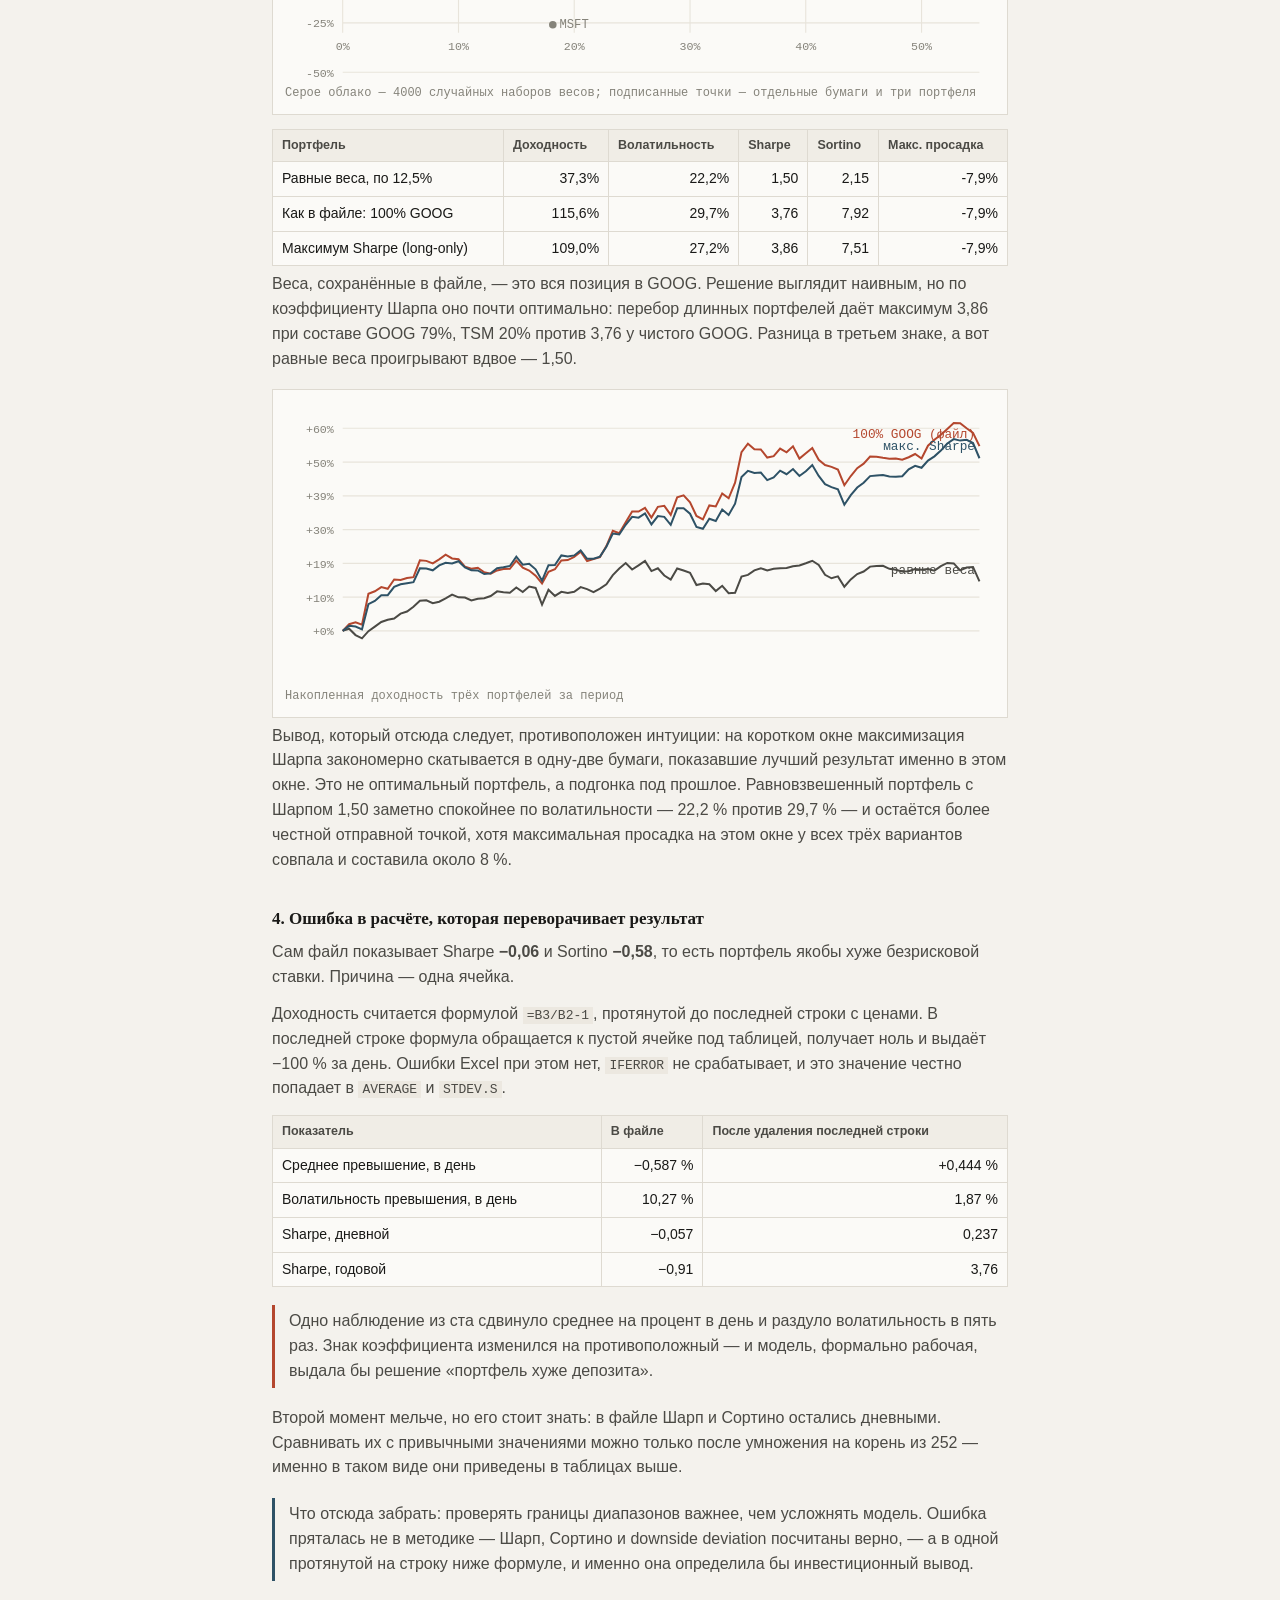
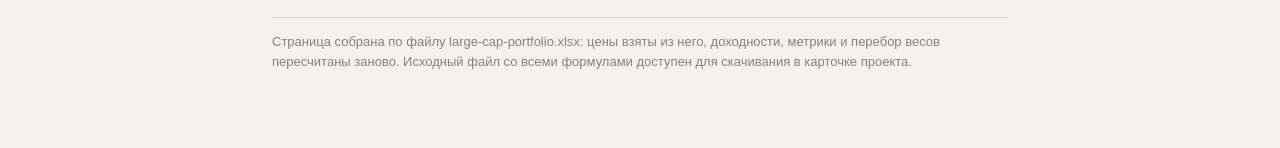
<file: files/excel/large-cap-portfolio.html>
<!doctype html>
<html lang="ru"><head><meta charset="utf-8">
<meta name="viewport" content="width=device-width, initial-scale=1">
<title>Портфель из восьми техов: Sharpe, Sortino и цена одной ячейки</title>
<style>
 :root{--bg:#f4f2ed;--panel:#fbfaf7;--ink:#191917;--ink2:#4b4a45;--ink3:#85837a;--line:#dedad1;--accent:#2e5266;--warn:#b4472e}
 *{box-sizing:border-box}
 body{margin:0;background:var(--bg);color:var(--ink);font:16px/1.55 Inter,-apple-system,BlinkMacSystemFont,"Segoe UI",Arial,sans-serif}
 .wrap{max-width:780px;margin:0 auto;padding:40px 22px 64px}
 h1{font:600 26px/1.25 "Source Serif 4",Georgia,serif;margin:0 0 6px}
 .sub{color:var(--ink3);font-size:13px;margin:0 0 30px;font-family:"IBM Plex Mono",ui-monospace,Menlo,monospace}
 h2{font:600 17px/1.3 "Source Serif 4",Georgia,serif;margin:36px 0 10px}
 p{margin:0 0 12px;color:var(--ink2)}
 .scroll{overflow-x:auto;margin:14px 0 6px}
 table{border-collapse:collapse;width:100%;font-size:14px;background:var(--panel)}
 th,td{border:1px solid var(--line);padding:6px 9px;text-align:right;white-space:nowrap}
 th:first-child,td:first-child{text-align:left}
 th{background:#f0ede6;font-weight:600;font-size:12.5px;text-align:left;color:var(--ink2)}
 figure{margin:18px 0 6px;background:var(--panel);border:1px solid var(--line);padding:12px}
 figcaption{font:12px/1.4 "IBM Plex Mono",ui-monospace,Menlo,monospace;color:var(--ink3);margin-top:8px}
 svg{width:100%;height:auto;display:block}
 .g{stroke:#e8e4db;stroke-width:1}
 .ax{font:10.5px "IBM Plex Mono",ui-monospace,Menlo,monospace;fill:#85837a}
 .lb{font:11px "IBM Plex Mono",ui-monospace,Menlo,monospace;fill:#85837a}
 .lb2{font:11.5px "IBM Plex Mono",ui-monospace,Menlo,monospace;font-weight:500}
 .concl{border-left:3px solid var(--accent);padding:4px 0 4px 14px;margin:18px 0}
 .bug{border-left:3px solid var(--warn);padding:4px 0 4px 14px;margin:18px 0}
 code{font:13px "IBM Plex Mono",ui-monospace,Menlo,monospace;background:#ece8e0;padding:1px 4px}
 .note{font-size:13px;color:var(--ink3);margin-top:36px;border-top:1px solid var(--line);padding-top:14px}
</style></head><body><div class="wrap">

<h1>Портфель из восьми техов: Sharpe, Sortino и цена одной ячейки</h1>
<p class="sub">Ануар Беисов · 27.08.2025 — 20.01.2026 · 99 дневных доходностей · Excel</p>

<p>Задача: собрать портфель из восьми бумаг крупной капитализации и оценить его
коэффициентами Шарпа и Сортино при безрисковой ставке 4 % годовых. Модель построена
в Excel формулами, без надстроек: дневные доходности, веса, доходность портфеля,
превышение над безрисковой ставкой и метрики риска.</p>

<h2>1. Бумаги по отдельности</h2>
<p>Доходность и волатильность приведены к годовым, просадка — максимальная внутри периода.</p>
<div class="scroll"><table>
<tr><th>Тикер</th><th>Доходность</th><th>Волатильность</th><th>Sharpe</th><th>Sortino</th><th>Макс. просадка</th></tr>
<tr><td>AAPL</td><td>19,4%</td><td>20,7%</td><td>0,75</td><td>1,18</td><td>-13,8%</td></tr><tr><td>GOOG</td><td>115,6%</td><td>29,7%</td><td>3,76</td><td>7,92</td><td>-7,9%</td></tr><tr><td>MSFT</td><td>-26,0%</td><td>18,2%</td><td>-1,65</td><td>-2,04</td><td>-16,2%</td></tr><tr><td>TSLA</td><td>56,8%</td><td>46,1%</td><td>1,14</td><td>1,72</td><td>-16,5%</td></tr><tr><td>AMZN</td><td>6,8%</td><td>31,1%</td><td>0,09</td><td>0,14</td><td>-14,5%</td></tr><tr><td>NVDA</td><td>0,9%</td><td>34,6%</td><td>-0,09</td><td>-0,13</td><td>-17,4%</td></tr><tr><td>TSM</td><td>85,8%</td><td>35,2%</td><td>2,33</td><td>3,76</td><td>-10,7%</td></tr><tr><td>AVGO</td><td>38,8%</td><td>50,9%</td><td>0,68</td><td>1,05</td><td>-21,1%</td></tr>
</table></div>
<p>Период вышел исключительно удачным для GOOG и TSM и плохим для MSFT. Это важно помнить
при чтении любых выводов ниже: пять месяцев — короткое окно, и оценки на нём неустойчивы.</p>

<h2>2. Корреляции дневных доходностей</h2>
<div class="scroll"><table><tr><th></th><th>AAPL</th><th>GOOG</th><th>MSFT</th><th>TSLA</th><th>AMZN</th><th>NVDA</th><th>TSM</th><th>AVGO</th></tr><tr><td>AAPL</td><td>1,00</td><td style="background:rgba(46,82,102,0.18)">0,41</td><td style="background:rgba(46,82,102,0.11)">0,17</td><td style="background:rgba(46,82,102,0.14)">0,27</td><td style="background:rgba(46,82,102,0.12)">0,22</td><td style="background:rgba(46,82,102,0.12)">0,20</td><td style="background:rgba(46,82,102,0.12)">0,21</td><td style="background:rgba(46,82,102,0.09)">0,12</td></tr><tr><td>GOOG</td><td style="background:rgba(46,82,102,0.18)">0,41</td><td>1,00</td><td style="background:rgba(46,82,102,0.08)">0,10</td><td style="background:rgba(46,82,102,0.19)">0,44</td><td style="background:rgba(46,82,102,0.14)">0,28</td><td style="background:rgba(46,82,102,0.14)">0,26</td><td style="background:rgba(46,82,102,0.18)">0,39</td><td style="background:rgba(46,82,102,0.19)">0,43</td></tr><tr><td>MSFT</td><td style="background:rgba(46,82,102,0.11)">0,17</td><td style="background:rgba(46,82,102,0.08)">0,10</td><td>1,00</td><td style="background:rgba(46,82,102,0.15)">0,32</td><td style="background:rgba(46,82,102,0.16)">0,33</td><td style="background:rgba(46,82,102,0.19)">0,44</td><td style="background:rgba(46,82,102,0.13)">0,23</td><td style="background:rgba(46,82,102,0.14)">0,28</td></tr><tr><td>TSLA</td><td style="background:rgba(46,82,102,0.14)">0,27</td><td style="background:rgba(46,82,102,0.19)">0,44</td><td style="background:rgba(46,82,102,0.15)">0,32</td><td>1,00</td><td style="background:rgba(46,82,102,0.18)">0,39</td><td style="background:rgba(46,82,102,0.16)">0,34</td><td style="background:rgba(46,82,102,0.19)">0,42</td><td style="background:rgba(46,82,102,0.15)">0,31</td></tr><tr><td>AMZN</td><td style="background:rgba(46,82,102,0.12)">0,22</td><td style="background:rgba(46,82,102,0.14)">0,28</td><td style="background:rgba(46,82,102,0.16)">0,33</td><td style="background:rgba(46,82,102,0.18)">0,39</td><td>1,00</td><td style="background:rgba(46,82,102,0.17)">0,35</td><td style="background:rgba(46,82,102,0.15)">0,29</td><td style="background:rgba(46,82,102,0.13)">0,23</td></tr><tr><td>NVDA</td><td style="background:rgba(46,82,102,0.12)">0,20</td><td style="background:rgba(46,82,102,0.14)">0,26</td><td style="background:rgba(46,82,102,0.19)">0,44</td><td style="background:rgba(46,82,102,0.16)">0,34</td><td style="background:rgba(46,82,102,0.17)">0,35</td><td>1,00</td><td style="background:rgba(46,82,102,0.24)">0,59</td><td style="background:rgba(46,82,102,0.22)">0,50</td></tr><tr><td>TSM</td><td style="background:rgba(46,82,102,0.12)">0,21</td><td style="background:rgba(46,82,102,0.18)">0,39</td><td style="background:rgba(46,82,102,0.13)">0,23</td><td style="background:rgba(46,82,102,0.19)">0,42</td><td style="background:rgba(46,82,102,0.15)">0,29</td><td style="background:rgba(46,82,102,0.24)">0,59</td><td>1,00</td><td style="background:rgba(46,82,102,0.28)">0,69</td></tr><tr><td>AVGO</td><td style="background:rgba(46,82,102,0.09)">0,12</td><td style="background:rgba(46,82,102,0.19)">0,43</td><td style="background:rgba(46,82,102,0.14)">0,28</td><td style="background:rgba(46,82,102,0.15)">0,31</td><td style="background:rgba(46,82,102,0.13)">0,23</td><td style="background:rgba(46,82,102,0.22)">0,50</td><td style="background:rgba(46,82,102,0.28)">0,69</td><td>1,00</td></tr></table></div>
<p>Самая тесная связь — TSM и AVGO (0,69) и NVDA с ними же: это один полупроводниковый
кластер, диверсификации между ними почти нет. Самая слабая — GOOG и MSFT (0,10),
хотя компании работают на одних рынках.</p>

<h2>3. Где находится портфель</h2>
<figure><svg viewBox="0 0 640 330" role="img" aria-label="Риск и доходность"><line x1="52.0" y1="14" x2="52.0" y2="290" class="g"/><text x="52.0" y="306" text-anchor="middle" class="ax">0%</text><line x1="156.4" y1="14" x2="156.4" y2="290" class="g"/><text x="156.4" y="306" text-anchor="middle" class="ax">10%</text><line x1="260.7" y1="14" x2="260.7" y2="290" class="g"/><text x="260.7" y="306" text-anchor="middle" class="ax">20%</text><line x1="365.1" y1="14" x2="365.1" y2="290" class="g"/><text x="365.1" y="306" text-anchor="middle" class="ax">30%</text><line x1="469.4" y1="14" x2="469.4" y2="290" class="g"/><text x="469.4" y="306" text-anchor="middle" class="ax">40%</text><line x1="573.8" y1="14" x2="573.8" y2="290" class="g"/><text x="573.8" y="306" text-anchor="middle" class="ax">50%</text><line x1="678.1" y1="14" x2="678.1" y2="290" class="g"/><text x="678.1" y="306" text-anchor="middle" class="ax">60%</text><line x1="52" y1="325.6" x2="626" y2="325.6" class="g"/><text x="44" y="329.6" text-anchor="end" class="ax">-50%</text><line x1="52" y1="281.1" x2="626" y2="281.1" class="g"/><text x="44" y="285.1" text-anchor="end" class="ax">-25%</text><line x1="52" y1="236.5" x2="626" y2="236.5" class="g"/><text x="44" y="240.5" text-anchor="end" class="ax">0%</text><line x1="52" y1="192.0" x2="626" y2="192.0" class="g"/><text x="44" y="196.0" text-anchor="end" class="ax">25%</text><line x1="52" y1="147.5" x2="626" y2="147.5" class="g"/><text x="44" y="151.5" text-anchor="end" class="ax">50%</text><line x1="52" y1="102.9" x2="626" y2="102.9" class="g"/><text x="44" y="106.9" text-anchor="end" class="ax">75%</text><line x1="52" y1="58.4" x2="626" y2="58.4" class="g"/><text x="44" y="62.4" text-anchor="end" class="ax">100%</text><line x1="52" y1="13.8" x2="626" y2="13.8" class="g"/><text x="44" y="17.8" text-anchor="end" class="ax">125%</text><circle cx="269.2" cy="227.5" r="1.6" fill="#2e5266" fill-opacity="0.13"/><circle cx="365.7" cy="155.1" r="1.6" fill="#2e5266" fill-opacity="0.13"/><circle cx="240.8" cy="230.6" r="1.6" fill="#2e5266" fill-opacity="0.13"/><circle cx="250.9" cy="165.2" r="1.6" fill="#2e5266" fill-opacity="0.13"/><circle cx="246.0" cy="169.0" r="1.6" fill="#2e5266" fill-opacity="0.13"/><circle cx="360.6" cy="128.5" r="1.6" fill="#2e5266" fill-opacity="0.13"/><circle cx="306.4" cy="116.2" r="1.6" fill="#2e5266" fill-opacity="0.13"/><circle cx="314.2" cy="183.6" r="1.6" fill="#2e5266" fill-opacity="0.13"/><circle cx="331.2" cy="178.0" r="1.6" fill="#2e5266" fill-opacity="0.13"/><circle cx="321.3" cy="177.9" r="1.6" fill="#2e5266" fill-opacity="0.13"/><circle cx="386.2" cy="146.7" r="1.6" fill="#2e5266" fill-opacity="0.13"/><circle cx="313.9" cy="112.3" r="1.6" fill="#2e5266" fill-opacity="0.13"/><circle cx="238.7" cy="159.9" r="1.6" fill="#2e5266" fill-opacity="0.13"/><circle cx="291.9" cy="141.7" r="1.6" fill="#2e5266" fill-opacity="0.13"/><circle cx="289.4" cy="167.0" r="1.6" fill="#2e5266" fill-opacity="0.13"/><circle cx="234.7" cy="232.2" r="1.6" fill="#2e5266" fill-opacity="0.13"/><circle cx="326.3" cy="164.7" r="1.6" fill="#2e5266" fill-opacity="0.13"/><circle cx="422.8" cy="171.6" r="1.6" fill="#2e5266" fill-opacity="0.13"/><circle cx="354.3" cy="167.5" r="1.6" fill="#2e5266" fill-opacity="0.13"/><circle cx="293.4" cy="167.5" r="1.6" fill="#2e5266" fill-opacity="0.13"/><circle cx="245.6" cy="188.4" r="1.6" fill="#2e5266" fill-opacity="0.13"/><circle cx="302.8" cy="185.3" r="1.6" fill="#2e5266" fill-opacity="0.13"/><circle cx="284.4" cy="184.1" r="1.6" fill="#2e5266" fill-opacity="0.13"/><circle cx="258.6" cy="163.8" r="1.6" fill="#2e5266" fill-opacity="0.13"/><circle cx="252.9" cy="161.1" r="1.6" fill="#2e5266" fill-opacity="0.13"/><circle cx="394.8" cy="142.5" r="1.6" fill="#2e5266" fill-opacity="0.13"/><circle cx="268.2" cy="198.1" r="1.6" fill="#2e5266" fill-opacity="0.13"/><circle cx="249.0" cy="170.5" r="1.6" fill="#2e5266" fill-opacity="0.13"/><circle cx="310.7" cy="169.3" r="1.6" fill="#2e5266" fill-opacity="0.13"/><circle cx="274.6" cy="113.2" r="1.6" fill="#2e5266" fill-opacity="0.13"/><circle cx="285.2" cy="149.5" r="1.6" fill="#2e5266" fill-opacity="0.13"/><circle cx="319.7" cy="158.6" r="1.6" fill="#2e5266" fill-opacity="0.13"/><circle cx="275.1" cy="236.9" r="1.6" fill="#2e5266" fill-opacity="0.13"/><circle cx="319.4" cy="170.1" r="1.6" fill="#2e5266" fill-opacity="0.13"/><circle cx="275.0" cy="123.2" r="1.6" fill="#2e5266" fill-opacity="0.13"/><circle cx="289.8" cy="161.0" r="1.6" fill="#2e5266" fill-opacity="0.13"/><circle cx="290.0" cy="170.0" r="1.6" fill="#2e5266" fill-opacity="0.13"/><circle cx="353.2" cy="187.9" r="1.6" fill="#2e5266" fill-opacity="0.13"/><circle cx="329.5" cy="134.1" r="1.6" fill="#2e5266" fill-opacity="0.13"/><circle cx="267.1" cy="148.2" r="1.6" fill="#2e5266" fill-opacity="0.13"/><circle cx="274.4" cy="182.3" r="1.6" fill="#2e5266" fill-opacity="0.13"/><circle cx="303.3" cy="160.7" r="1.6" fill="#2e5266" fill-opacity="0.13"/><circle cx="252.9" cy="187.4" r="1.6" fill="#2e5266" fill-opacity="0.13"/><circle cx="304.9" cy="121.9" r="1.6" fill="#2e5266" fill-opacity="0.13"/><circle cx="278.8" cy="212.1" r="1.6" fill="#2e5266" fill-opacity="0.13"/><circle cx="339.2" cy="180.4" r="1.6" fill="#2e5266" fill-opacity="0.13"/><circle cx="351.3" cy="114.5" r="1.6" fill="#2e5266" fill-opacity="0.13"/><circle cx="260.8" cy="167.6" r="1.6" fill="#2e5266" fill-opacity="0.13"/><circle cx="278.9" cy="193.3" r="1.6" fill="#2e5266" fill-opacity="0.13"/><circle cx="409.6" cy="131.8" r="1.6" fill="#2e5266" fill-opacity="0.13"/><circle cx="309.0" cy="119.3" r="1.6" fill="#2e5266" fill-opacity="0.13"/><circle cx="265.7" cy="187.2" r="1.6" fill="#2e5266" fill-opacity="0.13"/><circle cx="340.5" cy="175.1" r="1.6" fill="#2e5266" fill-opacity="0.13"/><circle cx="284.5" cy="224.1" r="1.6" fill="#2e5266" fill-opacity="0.13"/><circle cx="262.4" cy="210.1" r="1.6" fill="#2e5266" fill-opacity="0.13"/><circle cx="382.2" cy="126.3" r="1.6" fill="#2e5266" fill-opacity="0.13"/><circle cx="260.2" cy="182.7" r="1.6" fill="#2e5266" fill-opacity="0.13"/><circle cx="316.8" cy="117.8" r="1.6" fill="#2e5266" fill-opacity="0.13"/><circle cx="379.2" cy="171.2" r="1.6" fill="#2e5266" fill-opacity="0.13"/><circle cx="293.6" cy="148.6" r="1.6" fill="#2e5266" fill-opacity="0.13"/><circle cx="296.0" cy="195.0" r="1.6" fill="#2e5266" fill-opacity="0.13"/><circle cx="309.4" cy="155.2" r="1.6" fill="#2e5266" fill-opacity="0.13"/><circle cx="321.2" cy="172.3" r="1.6" fill="#2e5266" fill-opacity="0.13"/><circle cx="265.7" cy="208.4" r="1.6" fill="#2e5266" fill-opacity="0.13"/><circle cx="333.1" cy="192.0" r="1.6" fill="#2e5266" fill-opacity="0.13"/><circle cx="245.6" cy="215.2" r="1.6" fill="#2e5266" fill-opacity="0.13"/><circle cx="283.1" cy="224.3" r="1.6" fill="#2e5266" fill-opacity="0.13"/><circle cx="315.1" cy="219.0" r="1.6" fill="#2e5266" fill-opacity="0.13"/><circle cx="349.2" cy="125.7" r="1.6" fill="#2e5266" fill-opacity="0.13"/><circle cx="277.0" cy="166.1" r="1.6" fill="#2e5266" fill-opacity="0.13"/><circle cx="288.9" cy="167.7" r="1.6" fill="#2e5266" fill-opacity="0.13"/><circle cx="290.9" cy="163.4" r="1.6" fill="#2e5266" fill-opacity="0.13"/><circle cx="321.8" cy="197.2" r="1.6" fill="#2e5266" fill-opacity="0.13"/><circle cx="303.2" cy="144.7" r="1.6" fill="#2e5266" fill-opacity="0.13"/><circle cx="278.0" cy="173.8" r="1.6" fill="#2e5266" fill-opacity="0.13"/><circle cx="325.9" cy="213.3" r="1.6" fill="#2e5266" fill-opacity="0.13"/><circle cx="322.6" cy="150.5" r="1.6" fill="#2e5266" fill-opacity="0.13"/><circle cx="284.0" cy="140.7" r="1.6" fill="#2e5266" fill-opacity="0.13"/><circle cx="281.9" cy="137.9" r="1.6" fill="#2e5266" fill-opacity="0.13"/><circle cx="284.2" cy="217.1" r="1.6" fill="#2e5266" fill-opacity="0.13"/><circle cx="251.1" cy="168.5" r="1.6" fill="#2e5266" fill-opacity="0.13"/><circle cx="248.3" cy="156.6" r="1.6" fill="#2e5266" fill-opacity="0.13"/><circle cx="331.3" cy="175.9" r="1.6" fill="#2e5266" fill-opacity="0.13"/><circle cx="250.7" cy="179.9" r="1.6" fill="#2e5266" fill-opacity="0.13"/><circle cx="248.6" cy="174.7" r="1.6" fill="#2e5266" fill-opacity="0.13"/><circle cx="319.8" cy="189.7" r="1.6" fill="#2e5266" fill-opacity="0.13"/><circle cx="304.3" cy="203.4" r="1.6" fill="#2e5266" fill-opacity="0.13"/><circle cx="274.4" cy="158.8" r="1.6" fill="#2e5266" fill-opacity="0.13"/><circle cx="268.1" cy="199.0" r="1.6" fill="#2e5266" fill-opacity="0.13"/><circle cx="289.2" cy="134.6" r="1.6" fill="#2e5266" fill-opacity="0.13"/><circle cx="273.0" cy="183.3" r="1.6" fill="#2e5266" fill-opacity="0.13"/><circle cx="254.1" cy="189.3" r="1.6" fill="#2e5266" fill-opacity="0.13"/><circle cx="304.3" cy="197.0" r="1.6" fill="#2e5266" fill-opacity="0.13"/><circle cx="296.7" cy="194.7" r="1.6" fill="#2e5266" fill-opacity="0.13"/><circle cx="388.3" cy="161.3" r="1.6" fill="#2e5266" fill-opacity="0.13"/><circle cx="336.0" cy="110.6" r="1.6" fill="#2e5266" fill-opacity="0.13"/><circle cx="322.9" cy="197.9" r="1.6" fill="#2e5266" fill-opacity="0.13"/><circle cx="357.1" cy="164.3" r="1.6" fill="#2e5266" fill-opacity="0.13"/><circle cx="282.3" cy="191.6" r="1.6" fill="#2e5266" fill-opacity="0.13"/><circle cx="254.1" cy="222.8" r="1.6" fill="#2e5266" fill-opacity="0.13"/><circle cx="273.3" cy="162.0" r="1.6" fill="#2e5266" fill-opacity="0.13"/><circle cx="338.9" cy="168.4" r="1.6" fill="#2e5266" fill-opacity="0.13"/><circle cx="326.8" cy="209.8" r="1.6" fill="#2e5266" fill-opacity="0.13"/><circle cx="325.9" cy="157.4" r="1.6" fill="#2e5266" fill-opacity="0.13"/><circle cx="269.3" cy="181.7" r="1.6" fill="#2e5266" fill-opacity="0.13"/><circle cx="337.7" cy="146.6" r="1.6" fill="#2e5266" fill-opacity="0.13"/><circle cx="284.2" cy="172.1" r="1.6" fill="#2e5266" fill-opacity="0.13"/><circle cx="285.5" cy="230.1" r="1.6" fill="#2e5266" fill-opacity="0.13"/><circle cx="258.6" cy="217.5" r="1.6" fill="#2e5266" fill-opacity="0.13"/><circle cx="280.1" cy="188.9" r="1.6" fill="#2e5266" fill-opacity="0.13"/><circle cx="320.5" cy="190.1" r="1.6" fill="#2e5266" fill-opacity="0.13"/><circle cx="298.5" cy="177.4" r="1.6" fill="#2e5266" fill-opacity="0.13"/><circle cx="317.6" cy="194.3" r="1.6" fill="#2e5266" fill-opacity="0.13"/><circle cx="305.2" cy="199.4" r="1.6" fill="#2e5266" fill-opacity="0.13"/><circle cx="285.0" cy="127.5" r="1.6" fill="#2e5266" fill-opacity="0.13"/><circle cx="230.6" cy="214.3" r="1.6" fill="#2e5266" fill-opacity="0.13"/><circle cx="288.9" cy="193.4" r="1.6" fill="#2e5266" fill-opacity="0.13"/><circle cx="259.4" cy="199.1" r="1.6" fill="#2e5266" fill-opacity="0.13"/><circle cx="262.0" cy="162.4" r="1.6" fill="#2e5266" fill-opacity="0.13"/><circle cx="337.4" cy="159.4" r="1.6" fill="#2e5266" fill-opacity="0.13"/><circle cx="261.0" cy="160.7" r="1.6" fill="#2e5266" fill-opacity="0.13"/><circle cx="330.8" cy="134.2" r="1.6" fill="#2e5266" fill-opacity="0.13"/><circle cx="353.3" cy="192.9" r="1.6" fill="#2e5266" fill-opacity="0.13"/><circle cx="344.4" cy="155.1" r="1.6" fill="#2e5266" fill-opacity="0.13"/><circle cx="344.1" cy="181.4" r="1.6" fill="#2e5266" fill-opacity="0.13"/><circle cx="307.9" cy="173.2" r="1.6" fill="#2e5266" fill-opacity="0.13"/><circle cx="278.3" cy="173.7" r="1.6" fill="#2e5266" fill-opacity="0.13"/><circle cx="296.1" cy="153.3" r="1.6" fill="#2e5266" fill-opacity="0.13"/><circle cx="242.4" cy="167.1" r="1.6" fill="#2e5266" fill-opacity="0.13"/><circle cx="276.8" cy="184.3" r="1.6" fill="#2e5266" fill-opacity="0.13"/><circle cx="273.1" cy="204.0" r="1.6" fill="#2e5266" fill-opacity="0.13"/><circle cx="269.6" cy="159.1" r="1.6" fill="#2e5266" fill-opacity="0.13"/><circle cx="328.8" cy="90.5" r="1.6" fill="#2e5266" fill-opacity="0.13"/><circle cx="240.8" cy="204.0" r="1.6" fill="#2e5266" fill-opacity="0.13"/><circle cx="263.2" cy="192.8" r="1.6" fill="#2e5266" fill-opacity="0.13"/><circle cx="313.5" cy="188.2" r="1.6" fill="#2e5266" fill-opacity="0.13"/><circle cx="273.9" cy="165.4" r="1.6" fill="#2e5266" fill-opacity="0.13"/><circle cx="299.0" cy="165.6" r="1.6" fill="#2e5266" fill-opacity="0.13"/><circle cx="314.9" cy="168.7" r="1.6" fill="#2e5266" fill-opacity="0.13"/><circle cx="326.2" cy="154.1" r="1.6" fill="#2e5266" fill-opacity="0.13"/><circle cx="286.6" cy="182.0" r="1.6" fill="#2e5266" fill-opacity="0.13"/><circle cx="255.3" cy="179.2" r="1.6" fill="#2e5266" fill-opacity="0.13"/><circle cx="310.0" cy="124.7" r="1.6" fill="#2e5266" fill-opacity="0.13"/><circle cx="254.3" cy="216.7" r="1.6" fill="#2e5266" fill-opacity="0.13"/><circle cx="286.1" cy="183.2" r="1.6" fill="#2e5266" fill-opacity="0.13"/><circle cx="357.2" cy="100.6" r="1.6" fill="#2e5266" fill-opacity="0.13"/><circle cx="316.5" cy="116.7" r="1.6" fill="#2e5266" fill-opacity="0.13"/><circle cx="326.2" cy="132.2" r="1.6" fill="#2e5266" fill-opacity="0.13"/><circle cx="283.6" cy="185.5" r="1.6" fill="#2e5266" fill-opacity="0.13"/><circle cx="313.0" cy="219.5" r="1.6" fill="#2e5266" fill-opacity="0.13"/><circle cx="281.1" cy="193.3" r="1.6" fill="#2e5266" fill-opacity="0.13"/><circle cx="335.6" cy="145.5" r="1.6" fill="#2e5266" fill-opacity="0.13"/><circle cx="346.2" cy="170.3" r="1.6" fill="#2e5266" fill-opacity="0.13"/><circle cx="329.0" cy="148.3" r="1.6" fill="#2e5266" fill-opacity="0.13"/><circle cx="332.4" cy="184.6" r="1.6" fill="#2e5266" fill-opacity="0.13"/><circle cx="300.9" cy="171.0" r="1.6" fill="#2e5266" fill-opacity="0.13"/><circle cx="286.2" cy="158.0" r="1.6" fill="#2e5266" fill-opacity="0.13"/><circle cx="309.0" cy="187.0" r="1.6" fill="#2e5266" fill-opacity="0.13"/><circle cx="342.4" cy="160.2" r="1.6" fill="#2e5266" fill-opacity="0.13"/><circle cx="329.6" cy="188.7" r="1.6" fill="#2e5266" fill-opacity="0.13"/><circle cx="318.0" cy="160.6" r="1.6" fill="#2e5266" fill-opacity="0.13"/><circle cx="301.1" cy="134.3" r="1.6" fill="#2e5266" fill-opacity="0.13"/><circle cx="274.2" cy="166.6" r="1.6" fill="#2e5266" fill-opacity="0.13"/><circle cx="304.9" cy="198.1" r="1.6" fill="#2e5266" fill-opacity="0.13"/><circle cx="284.2" cy="166.5" r="1.6" fill="#2e5266" fill-opacity="0.13"/><circle cx="239.5" cy="154.7" r="1.6" fill="#2e5266" fill-opacity="0.13"/><circle cx="335.1" cy="163.5" r="1.6" fill="#2e5266" fill-opacity="0.13"/><circle cx="311.9" cy="163.4" r="1.6" fill="#2e5266" fill-opacity="0.13"/><circle cx="285.5" cy="162.1" r="1.6" fill="#2e5266" fill-opacity="0.13"/><circle cx="250.4" cy="243.6" r="1.6" fill="#2e5266" fill-opacity="0.13"/><circle cx="279.5" cy="166.8" r="1.6" fill="#2e5266" fill-opacity="0.13"/><circle cx="315.2" cy="216.0" r="1.6" fill="#2e5266" fill-opacity="0.13"/><circle cx="254.5" cy="207.7" r="1.6" fill="#2e5266" fill-opacity="0.13"/><circle cx="239.9" cy="190.0" r="1.6" fill="#2e5266" fill-opacity="0.13"/><circle cx="310.4" cy="125.0" r="1.6" fill="#2e5266" fill-opacity="0.13"/><circle cx="296.3" cy="169.0" r="1.6" fill="#2e5266" fill-opacity="0.13"/><circle cx="370.0" cy="100.6" r="1.6" fill="#2e5266" fill-opacity="0.13"/><circle cx="291.2" cy="194.4" r="1.6" fill="#2e5266" fill-opacity="0.13"/><circle cx="291.1" cy="173.0" r="1.6" fill="#2e5266" fill-opacity="0.13"/><circle cx="361.0" cy="190.2" r="1.6" fill="#2e5266" fill-opacity="0.13"/><circle cx="315.6" cy="179.5" r="1.6" fill="#2e5266" fill-opacity="0.13"/><circle cx="377.2" cy="199.0" r="1.6" fill="#2e5266" fill-opacity="0.13"/><circle cx="304.4" cy="149.9" r="1.6" fill="#2e5266" fill-opacity="0.13"/><circle cx="271.5" cy="131.3" r="1.6" fill="#2e5266" fill-opacity="0.13"/><circle cx="325.8" cy="153.9" r="1.6" fill="#2e5266" fill-opacity="0.13"/><circle cx="355.5" cy="148.8" r="1.6" fill="#2e5266" fill-opacity="0.13"/><circle cx="361.8" cy="187.1" r="1.6" fill="#2e5266" fill-opacity="0.13"/><circle cx="332.3" cy="178.8" r="1.6" fill="#2e5266" fill-opacity="0.13"/><circle cx="246.6" cy="189.5" r="1.6" fill="#2e5266" fill-opacity="0.13"/><circle cx="244.5" cy="198.8" r="1.6" fill="#2e5266" fill-opacity="0.13"/><circle cx="268.6" cy="117.3" r="1.6" fill="#2e5266" fill-opacity="0.13"/><circle cx="282.7" cy="160.1" r="1.6" fill="#2e5266" fill-opacity="0.13"/><circle cx="265.0" cy="157.9" r="1.6" fill="#2e5266" fill-opacity="0.13"/><circle cx="267.2" cy="186.0" r="1.6" fill="#2e5266" fill-opacity="0.13"/><circle cx="302.6" cy="185.7" r="1.6" fill="#2e5266" fill-opacity="0.13"/><circle cx="259.3" cy="191.5" r="1.6" fill="#2e5266" fill-opacity="0.13"/><circle cx="363.1" cy="174.4" r="1.6" fill="#2e5266" fill-opacity="0.13"/><circle cx="288.3" cy="180.5" r="1.6" fill="#2e5266" fill-opacity="0.13"/><circle cx="306.4" cy="196.2" r="1.6" fill="#2e5266" fill-opacity="0.13"/><circle cx="331.5" cy="181.8" r="1.6" fill="#2e5266" fill-opacity="0.13"/><circle cx="303.1" cy="164.3" r="1.6" fill="#2e5266" fill-opacity="0.13"/><circle cx="307.4" cy="205.5" r="1.6" fill="#2e5266" fill-opacity="0.13"/><circle cx="294.8" cy="178.7" r="1.6" fill="#2e5266" fill-opacity="0.13"/><circle cx="271.6" cy="182.2" r="1.6" fill="#2e5266" fill-opacity="0.13"/><circle cx="248.7" cy="183.2" r="1.6" fill="#2e5266" fill-opacity="0.13"/><circle cx="287.3" cy="166.1" r="1.6" fill="#2e5266" fill-opacity="0.13"/><circle cx="300.6" cy="198.2" r="1.6" fill="#2e5266" fill-opacity="0.13"/><circle cx="274.9" cy="178.0" r="1.6" fill="#2e5266" fill-opacity="0.13"/><circle cx="317.9" cy="149.2" r="1.6" fill="#2e5266" fill-opacity="0.13"/><circle cx="281.7" cy="161.5" r="1.6" fill="#2e5266" fill-opacity="0.13"/><circle cx="281.0" cy="189.3" r="1.6" fill="#2e5266" fill-opacity="0.13"/><circle cx="298.2" cy="202.0" r="1.6" fill="#2e5266" fill-opacity="0.13"/><circle cx="291.0" cy="144.1" r="1.6" fill="#2e5266" fill-opacity="0.13"/><circle cx="250.3" cy="200.7" r="1.6" fill="#2e5266" fill-opacity="0.13"/><circle cx="274.8" cy="149.7" r="1.6" fill="#2e5266" fill-opacity="0.13"/><circle cx="265.5" cy="213.3" r="1.6" fill="#2e5266" fill-opacity="0.13"/><circle cx="310.0" cy="209.9" r="1.6" fill="#2e5266" fill-opacity="0.13"/><circle cx="302.1" cy="156.5" r="1.6" fill="#2e5266" fill-opacity="0.13"/><circle cx="292.2" cy="178.8" r="1.6" fill="#2e5266" fill-opacity="0.13"/><circle cx="282.6" cy="142.9" r="1.6" fill="#2e5266" fill-opacity="0.13"/><circle cx="279.2" cy="142.3" r="1.6" fill="#2e5266" fill-opacity="0.13"/><circle cx="274.1" cy="176.8" r="1.6" fill="#2e5266" fill-opacity="0.13"/><circle cx="304.7" cy="152.0" r="1.6" fill="#2e5266" fill-opacity="0.13"/><circle cx="350.7" cy="111.3" r="1.6" fill="#2e5266" fill-opacity="0.13"/><circle cx="319.3" cy="77.0" r="1.6" fill="#2e5266" fill-opacity="0.13"/><circle cx="286.6" cy="184.5" r="1.6" fill="#2e5266" fill-opacity="0.13"/><circle cx="334.1" cy="113.5" r="1.6" fill="#2e5266" fill-opacity="0.13"/><circle cx="322.3" cy="155.1" r="1.6" fill="#2e5266" fill-opacity="0.13"/><circle cx="277.9" cy="215.0" r="1.6" fill="#2e5266" fill-opacity="0.13"/><circle cx="279.0" cy="161.3" r="1.6" fill="#2e5266" fill-opacity="0.13"/><circle cx="241.0" cy="185.5" r="1.6" fill="#2e5266" fill-opacity="0.13"/><circle cx="299.7" cy="178.2" r="1.6" fill="#2e5266" fill-opacity="0.13"/><circle cx="277.0" cy="201.5" r="1.6" fill="#2e5266" fill-opacity="0.13"/><circle cx="344.1" cy="109.1" r="1.6" fill="#2e5266" fill-opacity="0.13"/><circle cx="236.0" cy="161.3" r="1.6" fill="#2e5266" fill-opacity="0.13"/><circle cx="372.1" cy="141.5" r="1.6" fill="#2e5266" fill-opacity="0.13"/><circle cx="297.9" cy="178.4" r="1.6" fill="#2e5266" fill-opacity="0.13"/><circle cx="277.8" cy="215.9" r="1.6" fill="#2e5266" fill-opacity="0.13"/><circle cx="268.3" cy="196.1" r="1.6" fill="#2e5266" fill-opacity="0.13"/><circle cx="294.6" cy="114.4" r="1.6" fill="#2e5266" fill-opacity="0.13"/><circle cx="277.8" cy="180.8" r="1.6" fill="#2e5266" fill-opacity="0.13"/><circle cx="330.7" cy="135.3" r="1.6" fill="#2e5266" fill-opacity="0.13"/><circle cx="332.1" cy="120.1" r="1.6" fill="#2e5266" fill-opacity="0.13"/><circle cx="314.7" cy="158.3" r="1.6" fill="#2e5266" fill-opacity="0.13"/><circle cx="357.2" cy="203.1" r="1.6" fill="#2e5266" fill-opacity="0.13"/><circle cx="348.2" cy="181.5" r="1.6" fill="#2e5266" fill-opacity="0.13"/><circle cx="327.3" cy="147.8" r="1.6" fill="#2e5266" fill-opacity="0.13"/><circle cx="265.9" cy="209.1" r="1.6" fill="#2e5266" fill-opacity="0.13"/><circle cx="269.1" cy="148.8" r="1.6" fill="#2e5266" fill-opacity="0.13"/><circle cx="267.4" cy="184.8" r="1.6" fill="#2e5266" fill-opacity="0.13"/><circle cx="292.3" cy="126.9" r="1.6" fill="#2e5266" fill-opacity="0.13"/><circle cx="273.1" cy="126.9" r="1.6" fill="#2e5266" fill-opacity="0.13"/><circle cx="296.9" cy="168.3" r="1.6" fill="#2e5266" fill-opacity="0.13"/><circle cx="299.6" cy="188.7" r="1.6" fill="#2e5266" fill-opacity="0.13"/><circle cx="320.0" cy="160.3" r="1.6" fill="#2e5266" fill-opacity="0.13"/><circle cx="382.8" cy="113.8" r="1.6" fill="#2e5266" fill-opacity="0.13"/><circle cx="328.9" cy="172.5" r="1.6" fill="#2e5266" fill-opacity="0.13"/><circle cx="307.3" cy="163.7" r="1.6" fill="#2e5266" fill-opacity="0.13"/><circle cx="340.9" cy="134.9" r="1.6" fill="#2e5266" fill-opacity="0.13"/><circle cx="280.2" cy="184.3" r="1.6" fill="#2e5266" fill-opacity="0.13"/><circle cx="340.2" cy="174.0" r="1.6" fill="#2e5266" fill-opacity="0.13"/><circle cx="249.2" cy="191.8" r="1.6" fill="#2e5266" fill-opacity="0.13"/><circle cx="345.9" cy="148.5" r="1.6" fill="#2e5266" fill-opacity="0.13"/><circle cx="297.4" cy="177.8" r="1.6" fill="#2e5266" fill-opacity="0.13"/><circle cx="386.2" cy="134.4" r="1.6" fill="#2e5266" fill-opacity="0.13"/><circle cx="227.5" cy="240.3" r="1.6" fill="#2e5266" fill-opacity="0.13"/><circle cx="290.8" cy="207.1" r="1.6" fill="#2e5266" fill-opacity="0.13"/><circle cx="299.9" cy="166.2" r="1.6" fill="#2e5266" fill-opacity="0.13"/><circle cx="275.6" cy="199.4" r="1.6" fill="#2e5266" fill-opacity="0.13"/><circle cx="269.1" cy="173.5" r="1.6" fill="#2e5266" fill-opacity="0.13"/><circle cx="349.1" cy="149.7" r="1.6" fill="#2e5266" fill-opacity="0.13"/><circle cx="272.4" cy="161.4" r="1.6" fill="#2e5266" fill-opacity="0.13"/><circle cx="296.7" cy="205.1" r="1.6" fill="#2e5266" fill-opacity="0.13"/><circle cx="302.9" cy="125.7" r="1.6" fill="#2e5266" fill-opacity="0.13"/><circle cx="335.8" cy="187.9" r="1.6" fill="#2e5266" fill-opacity="0.13"/><circle cx="290.5" cy="193.9" r="1.6" fill="#2e5266" fill-opacity="0.13"/><circle cx="297.3" cy="174.5" r="1.6" fill="#2e5266" fill-opacity="0.13"/><circle cx="306.0" cy="193.4" r="1.6" fill="#2e5266" fill-opacity="0.13"/><circle cx="322.0" cy="203.1" r="1.6" fill="#2e5266" fill-opacity="0.13"/><circle cx="256.7" cy="194.6" r="1.6" fill="#2e5266" fill-opacity="0.13"/><circle cx="369.2" cy="108.6" r="1.6" fill="#2e5266" fill-opacity="0.13"/><circle cx="319.5" cy="99.1" r="1.6" fill="#2e5266" fill-opacity="0.13"/><circle cx="321.7" cy="184.8" r="1.6" fill="#2e5266" fill-opacity="0.13"/><circle cx="330.6" cy="198.1" r="1.6" fill="#2e5266" fill-opacity="0.13"/><circle cx="282.5" cy="170.1" r="1.6" fill="#2e5266" fill-opacity="0.13"/><circle cx="318.0" cy="162.2" r="1.6" fill="#2e5266" fill-opacity="0.13"/><circle cx="308.9" cy="122.4" r="1.6" fill="#2e5266" fill-opacity="0.13"/><circle cx="333.4" cy="161.0" r="1.6" fill="#2e5266" fill-opacity="0.13"/><circle cx="267.8" cy="177.9" r="1.6" fill="#2e5266" fill-opacity="0.13"/><circle cx="384.5" cy="178.3" r="1.6" fill="#2e5266" fill-opacity="0.13"/><circle cx="318.1" cy="205.5" r="1.6" fill="#2e5266" fill-opacity="0.13"/><circle cx="303.2" cy="194.6" r="1.6" fill="#2e5266" fill-opacity="0.13"/><circle cx="250.7" cy="207.1" r="1.6" fill="#2e5266" fill-opacity="0.13"/><circle cx="280.6" cy="124.1" r="1.6" fill="#2e5266" fill-opacity="0.13"/><circle cx="304.2" cy="173.8" r="1.6" fill="#2e5266" fill-opacity="0.13"/><circle cx="282.4" cy="155.2" r="1.6" fill="#2e5266" fill-opacity="0.13"/><circle cx="248.8" cy="205.6" r="1.6" fill="#2e5266" fill-opacity="0.13"/><circle cx="267.3" cy="163.8" r="1.6" fill="#2e5266" fill-opacity="0.13"/><circle cx="274.6" cy="202.8" r="1.6" fill="#2e5266" fill-opacity="0.13"/><circle cx="276.9" cy="178.3" r="1.6" fill="#2e5266" fill-opacity="0.13"/><circle cx="347.4" cy="185.3" r="1.6" fill="#2e5266" fill-opacity="0.13"/><circle cx="275.0" cy="157.1" r="1.6" fill="#2e5266" fill-opacity="0.13"/><circle cx="333.4" cy="164.1" r="1.6" fill="#2e5266" fill-opacity="0.13"/><circle cx="340.5" cy="193.7" r="1.6" fill="#2e5266" fill-opacity="0.13"/><circle cx="306.0" cy="184.0" r="1.6" fill="#2e5266" fill-opacity="0.13"/><circle cx="323.7" cy="111.5" r="1.6" fill="#2e5266" fill-opacity="0.13"/><circle cx="341.4" cy="151.4" r="1.6" fill="#2e5266" fill-opacity="0.13"/><circle cx="379.9" cy="154.1" r="1.6" fill="#2e5266" fill-opacity="0.13"/><circle cx="277.4" cy="193.0" r="1.6" fill="#2e5266" fill-opacity="0.13"/><circle cx="293.3" cy="168.0" r="1.6" fill="#2e5266" fill-opacity="0.13"/><circle cx="295.2" cy="151.0" r="1.6" fill="#2e5266" fill-opacity="0.13"/><circle cx="273.2" cy="173.2" r="1.6" fill="#2e5266" fill-opacity="0.13"/><circle cx="213.7" cy="225.6" r="1.6" fill="#2e5266" fill-opacity="0.13"/><circle cx="276.7" cy="159.5" r="1.6" fill="#2e5266" fill-opacity="0.13"/><circle cx="257.7" cy="175.1" r="1.6" fill="#2e5266" fill-opacity="0.13"/><circle cx="280.3" cy="144.0" r="1.6" fill="#2e5266" fill-opacity="0.13"/><circle cx="267.3" cy="178.4" r="1.6" fill="#2e5266" fill-opacity="0.13"/><circle cx="298.3" cy="120.6" r="1.6" fill="#2e5266" fill-opacity="0.13"/><circle cx="278.2" cy="181.6" r="1.6" fill="#2e5266" fill-opacity="0.13"/><circle cx="220.2" cy="202.2" r="1.6" fill="#2e5266" fill-opacity="0.13"/><circle cx="269.7" cy="152.2" r="1.6" fill="#2e5266" fill-opacity="0.13"/><circle cx="311.5" cy="166.8" r="1.6" fill="#2e5266" fill-opacity="0.13"/><circle cx="286.7" cy="177.5" r="1.6" fill="#2e5266" fill-opacity="0.13"/><circle cx="272.9" cy="198.8" r="1.6" fill="#2e5266" fill-opacity="0.13"/><circle cx="297.2" cy="164.8" r="1.6" fill="#2e5266" fill-opacity="0.13"/><circle cx="269.7" cy="166.9" r="1.6" fill="#2e5266" fill-opacity="0.13"/><circle cx="322.6" cy="161.4" r="1.6" fill="#2e5266" fill-opacity="0.13"/><circle cx="366.5" cy="128.7" r="1.6" fill="#2e5266" fill-opacity="0.13"/><circle cx="240.1" cy="151.1" r="1.6" fill="#2e5266" fill-opacity="0.13"/><circle cx="307.7" cy="186.0" r="1.6" fill="#2e5266" fill-opacity="0.13"/><circle cx="239.1" cy="167.1" r="1.6" fill="#2e5266" fill-opacity="0.13"/><circle cx="372.9" cy="180.7" r="1.6" fill="#2e5266" fill-opacity="0.13"/><circle cx="255.4" cy="164.6" r="1.6" fill="#2e5266" fill-opacity="0.13"/><circle cx="367.8" cy="168.9" r="1.6" fill="#2e5266" fill-opacity="0.13"/><circle cx="266.5" cy="168.2" r="1.6" fill="#2e5266" fill-opacity="0.13"/><circle cx="331.9" cy="158.7" r="1.6" fill="#2e5266" fill-opacity="0.13"/><circle cx="313.9" cy="164.5" r="1.6" fill="#2e5266" fill-opacity="0.13"/><circle cx="310.8" cy="179.4" r="1.6" fill="#2e5266" fill-opacity="0.13"/><circle cx="279.9" cy="206.2" r="1.6" fill="#2e5266" fill-opacity="0.13"/><circle cx="228.8" cy="226.2" r="1.6" fill="#2e5266" fill-opacity="0.13"/><circle cx="236.3" cy="193.4" r="1.6" fill="#2e5266" fill-opacity="0.13"/><circle cx="294.4" cy="154.2" r="1.6" fill="#2e5266" fill-opacity="0.13"/><circle cx="273.2" cy="177.0" r="1.6" fill="#2e5266" fill-opacity="0.13"/><circle cx="248.3" cy="185.7" r="1.6" fill="#2e5266" fill-opacity="0.13"/><circle cx="370.2" cy="191.5" r="1.6" fill="#2e5266" fill-opacity="0.13"/><circle cx="330.0" cy="104.6" r="1.6" fill="#2e5266" fill-opacity="0.13"/><circle cx="294.6" cy="147.7" r="1.6" fill="#2e5266" fill-opacity="0.13"/><circle cx="295.1" cy="176.2" r="1.6" fill="#2e5266" fill-opacity="0.13"/><circle cx="286.2" cy="170.2" r="1.6" fill="#2e5266" fill-opacity="0.13"/><circle cx="282.7" cy="149.0" r="1.6" fill="#2e5266" fill-opacity="0.13"/><circle cx="261.1" cy="138.9" r="1.6" fill="#2e5266" fill-opacity="0.13"/><circle cx="281.0" cy="175.2" r="1.6" fill="#2e5266" fill-opacity="0.13"/><circle cx="246.1" cy="216.2" r="1.6" fill="#2e5266" fill-opacity="0.13"/><circle cx="229.8" cy="197.4" r="1.6" fill="#2e5266" fill-opacity="0.13"/><circle cx="327.9" cy="176.3" r="1.6" fill="#2e5266" fill-opacity="0.13"/><circle cx="340.0" cy="187.0" r="1.6" fill="#2e5266" fill-opacity="0.13"/><circle cx="328.1" cy="146.2" r="1.6" fill="#2e5266" fill-opacity="0.13"/><circle cx="298.9" cy="171.9" r="1.6" fill="#2e5266" fill-opacity="0.13"/><circle cx="272.7" cy="179.0" r="1.6" fill="#2e5266" fill-opacity="0.13"/><circle cx="325.3" cy="125.5" r="1.6" fill="#2e5266" fill-opacity="0.13"/><circle cx="267.6" cy="152.8" r="1.6" fill="#2e5266" fill-opacity="0.13"/><circle cx="333.1" cy="110.3" r="1.6" fill="#2e5266" fill-opacity="0.13"/><circle cx="275.0" cy="197.7" r="1.6" fill="#2e5266" fill-opacity="0.13"/><circle cx="339.7" cy="175.9" r="1.6" fill="#2e5266" fill-opacity="0.13"/><circle cx="300.5" cy="193.2" r="1.6" fill="#2e5266" fill-opacity="0.13"/><circle cx="298.7" cy="172.6" r="1.6" fill="#2e5266" fill-opacity="0.13"/><circle cx="273.3" cy="166.0" r="1.6" fill="#2e5266" fill-opacity="0.13"/><circle cx="234.0" cy="199.5" r="1.6" fill="#2e5266" fill-opacity="0.13"/><circle cx="352.2" cy="166.5" r="1.6" fill="#2e5266" fill-opacity="0.13"/><circle cx="299.1" cy="103.9" r="1.6" fill="#2e5266" fill-opacity="0.13"/><circle cx="306.4" cy="155.2" r="1.6" fill="#2e5266" fill-opacity="0.13"/><circle cx="338.0" cy="149.7" r="1.6" fill="#2e5266" fill-opacity="0.13"/><circle cx="298.1" cy="146.1" r="1.6" fill="#2e5266" fill-opacity="0.13"/><circle cx="334.7" cy="166.0" r="1.6" fill="#2e5266" fill-opacity="0.13"/><circle cx="319.8" cy="152.1" r="1.6" fill="#2e5266" fill-opacity="0.13"/><circle cx="311.6" cy="118.0" r="1.6" fill="#2e5266" fill-opacity="0.13"/><circle cx="254.5" cy="204.2" r="1.6" fill="#2e5266" fill-opacity="0.13"/><circle cx="280.2" cy="160.6" r="1.6" fill="#2e5266" fill-opacity="0.13"/><circle cx="346.0" cy="174.4" r="1.6" fill="#2e5266" fill-opacity="0.13"/><circle cx="276.8" cy="165.0" r="1.6" fill="#2e5266" fill-opacity="0.13"/><circle cx="307.2" cy="179.3" r="1.6" fill="#2e5266" fill-opacity="0.13"/><circle cx="309.4" cy="163.6" r="1.6" fill="#2e5266" fill-opacity="0.13"/><circle cx="250.9" cy="179.5" r="1.6" fill="#2e5266" fill-opacity="0.13"/><circle cx="288.4" cy="174.8" r="1.6" fill="#2e5266" fill-opacity="0.13"/><circle cx="289.1" cy="191.9" r="1.6" fill="#2e5266" fill-opacity="0.13"/><circle cx="277.5" cy="143.9" r="1.6" fill="#2e5266" fill-opacity="0.13"/><circle cx="301.4" cy="178.4" r="1.6" fill="#2e5266" fill-opacity="0.13"/><circle cx="304.7" cy="186.2" r="1.6" fill="#2e5266" fill-opacity="0.13"/><circle cx="286.3" cy="188.9" r="1.6" fill="#2e5266" fill-opacity="0.13"/><circle cx="333.2" cy="102.8" r="1.6" fill="#2e5266" fill-opacity="0.13"/><circle cx="414.1" cy="178.9" r="1.6" fill="#2e5266" fill-opacity="0.13"/><circle cx="333.6" cy="149.6" r="1.6" fill="#2e5266" fill-opacity="0.13"/><circle cx="301.1" cy="185.0" r="1.6" fill="#2e5266" fill-opacity="0.13"/><circle cx="285.7" cy="183.8" r="1.6" fill="#2e5266" fill-opacity="0.13"/><circle cx="283.5" cy="160.7" r="1.6" fill="#2e5266" fill-opacity="0.13"/><circle cx="279.8" cy="199.8" r="1.6" fill="#2e5266" fill-opacity="0.13"/><circle cx="276.0" cy="174.1" r="1.6" fill="#2e5266" fill-opacity="0.13"/><circle cx="282.0" cy="163.4" r="1.6" fill="#2e5266" fill-opacity="0.13"/><circle cx="242.4" cy="203.2" r="1.6" fill="#2e5266" fill-opacity="0.13"/><circle cx="246.3" cy="210.2" r="1.6" fill="#2e5266" fill-opacity="0.13"/><circle cx="263.0" cy="141.8" r="1.6" fill="#2e5266" fill-opacity="0.13"/><circle cx="270.7" cy="175.6" r="1.6" fill="#2e5266" fill-opacity="0.13"/><circle cx="362.9" cy="134.4" r="1.6" fill="#2e5266" fill-opacity="0.13"/><circle cx="278.8" cy="203.9" r="1.6" fill="#2e5266" fill-opacity="0.13"/><circle cx="303.4" cy="158.4" r="1.6" fill="#2e5266" fill-opacity="0.13"/><circle cx="271.0" cy="206.1" r="1.6" fill="#2e5266" fill-opacity="0.13"/><circle cx="273.0" cy="187.8" r="1.6" fill="#2e5266" fill-opacity="0.13"/><circle cx="315.4" cy="132.5" r="1.6" fill="#2e5266" fill-opacity="0.13"/><circle cx="210.2" cy="201.3" r="1.6" fill="#2e5266" fill-opacity="0.13"/><circle cx="320.0" cy="184.2" r="1.6" fill="#2e5266" fill-opacity="0.13"/><circle cx="282.0" cy="197.4" r="1.6" fill="#2e5266" fill-opacity="0.13"/><circle cx="298.7" cy="198.7" r="1.6" fill="#2e5266" fill-opacity="0.13"/><circle cx="299.4" cy="146.4" r="1.6" fill="#2e5266" fill-opacity="0.13"/><circle cx="264.5" cy="151.3" r="1.6" fill="#2e5266" fill-opacity="0.13"/><circle cx="317.4" cy="161.8" r="1.6" fill="#2e5266" fill-opacity="0.13"/><circle cx="264.2" cy="145.8" r="1.6" fill="#2e5266" fill-opacity="0.13"/><circle cx="285.8" cy="211.6" r="1.6" fill="#2e5266" fill-opacity="0.13"/><circle cx="285.9" cy="184.7" r="1.6" fill="#2e5266" fill-opacity="0.13"/><circle cx="356.9" cy="170.6" r="1.6" fill="#2e5266" fill-opacity="0.13"/><circle cx="340.7" cy="149.6" r="1.6" fill="#2e5266" fill-opacity="0.13"/><circle cx="279.7" cy="157.2" r="1.6" fill="#2e5266" fill-opacity="0.13"/><circle cx="286.7" cy="115.8" r="1.6" fill="#2e5266" fill-opacity="0.13"/><circle cx="312.2" cy="140.4" r="1.6" fill="#2e5266" fill-opacity="0.13"/><circle cx="334.4" cy="190.2" r="1.6" fill="#2e5266" fill-opacity="0.13"/><circle cx="313.4" cy="214.2" r="1.6" fill="#2e5266" fill-opacity="0.13"/><circle cx="350.4" cy="156.6" r="1.6" fill="#2e5266" fill-opacity="0.13"/><circle cx="287.3" cy="174.0" r="1.6" fill="#2e5266" fill-opacity="0.13"/><circle cx="283.0" cy="153.7" r="1.6" fill="#2e5266" fill-opacity="0.13"/><circle cx="326.0" cy="163.7" r="1.6" fill="#2e5266" fill-opacity="0.13"/><circle cx="291.1" cy="190.3" r="1.6" fill="#2e5266" fill-opacity="0.13"/><circle cx="297.7" cy="179.1" r="1.6" fill="#2e5266" fill-opacity="0.13"/><circle cx="313.7" cy="188.9" r="1.6" fill="#2e5266" fill-opacity="0.13"/><circle cx="298.6" cy="183.0" r="1.6" fill="#2e5266" fill-opacity="0.13"/><circle cx="335.2" cy="142.3" r="1.6" fill="#2e5266" fill-opacity="0.13"/><circle cx="333.4" cy="167.3" r="1.6" fill="#2e5266" fill-opacity="0.13"/><circle cx="312.6" cy="160.5" r="1.6" fill="#2e5266" fill-opacity="0.13"/><circle cx="342.5" cy="177.2" r="1.6" fill="#2e5266" fill-opacity="0.13"/><circle cx="363.8" cy="194.4" r="1.6" fill="#2e5266" fill-opacity="0.13"/><circle cx="265.6" cy="174.2" r="1.6" fill="#2e5266" fill-opacity="0.13"/><circle cx="299.1" cy="134.4" r="1.6" fill="#2e5266" fill-opacity="0.13"/><circle cx="313.5" cy="158.5" r="1.6" fill="#2e5266" fill-opacity="0.13"/><circle cx="270.4" cy="199.4" r="1.6" fill="#2e5266" fill-opacity="0.13"/><circle cx="262.7" cy="143.1" r="1.6" fill="#2e5266" fill-opacity="0.13"/><circle cx="305.5" cy="159.3" r="1.6" fill="#2e5266" fill-opacity="0.13"/><circle cx="319.9" cy="175.2" r="1.6" fill="#2e5266" fill-opacity="0.13"/><circle cx="279.0" cy="195.3" r="1.6" fill="#2e5266" fill-opacity="0.13"/><circle cx="342.4" cy="178.4" r="1.6" fill="#2e5266" fill-opacity="0.13"/><circle cx="332.6" cy="104.4" r="1.6" fill="#2e5266" fill-opacity="0.13"/><circle cx="363.7" cy="124.4" r="1.6" fill="#2e5266" fill-opacity="0.13"/><circle cx="323.7" cy="158.7" r="1.6" fill="#2e5266" fill-opacity="0.13"/><circle cx="324.4" cy="193.8" r="1.6" fill="#2e5266" fill-opacity="0.13"/><circle cx="302.6" cy="203.0" r="1.6" fill="#2e5266" fill-opacity="0.13"/><circle cx="301.3" cy="174.3" r="1.6" fill="#2e5266" fill-opacity="0.13"/><circle cx="339.2" cy="170.8" r="1.6" fill="#2e5266" fill-opacity="0.13"/><circle cx="281.1" cy="176.9" r="1.6" fill="#2e5266" fill-opacity="0.13"/><circle cx="329.3" cy="157.3" r="1.6" fill="#2e5266" fill-opacity="0.13"/><circle cx="316.4" cy="168.3" r="1.6" fill="#2e5266" fill-opacity="0.13"/><circle cx="271.8" cy="185.3" r="1.6" fill="#2e5266" fill-opacity="0.13"/><circle cx="292.5" cy="171.0" r="1.6" fill="#2e5266" fill-opacity="0.13"/><circle cx="333.9" cy="183.9" r="1.6" fill="#2e5266" fill-opacity="0.13"/><circle cx="263.8" cy="161.5" r="1.6" fill="#2e5266" fill-opacity="0.13"/><circle cx="269.4" cy="165.9" r="1.6" fill="#2e5266" fill-opacity="0.13"/><circle cx="266.6" cy="185.9" r="1.6" fill="#2e5266" fill-opacity="0.13"/><circle cx="304.4" cy="130.7" r="1.6" fill="#2e5266" fill-opacity="0.13"/><circle cx="315.4" cy="133.2" r="1.6" fill="#2e5266" fill-opacity="0.13"/><circle cx="294.1" cy="191.8" r="1.6" fill="#2e5266" fill-opacity="0.13"/><circle cx="333.6" cy="125.7" r="1.6" fill="#2e5266" fill-opacity="0.13"/><circle cx="348.4" cy="151.8" r="1.6" fill="#2e5266" fill-opacity="0.13"/><circle cx="288.0" cy="148.0" r="1.6" fill="#2e5266" fill-opacity="0.13"/><circle cx="256.8" cy="193.6" r="1.6" fill="#2e5266" fill-opacity="0.13"/><circle cx="258.8" cy="154.8" r="1.6" fill="#2e5266" fill-opacity="0.13"/><circle cx="362.9" cy="155.7" r="1.6" fill="#2e5266" fill-opacity="0.13"/><circle cx="283.0" cy="225.5" r="1.6" fill="#2e5266" fill-opacity="0.13"/><circle cx="313.5" cy="122.1" r="1.6" fill="#2e5266" fill-opacity="0.13"/><circle cx="276.3" cy="179.8" r="1.6" fill="#2e5266" fill-opacity="0.13"/><circle cx="287.6" cy="150.2" r="1.6" fill="#2e5266" fill-opacity="0.13"/><circle cx="285.3" cy="191.7" r="1.6" fill="#2e5266" fill-opacity="0.13"/><circle cx="279.7" cy="191.9" r="1.6" fill="#2e5266" fill-opacity="0.13"/><circle cx="268.8" cy="192.5" r="1.6" fill="#2e5266" fill-opacity="0.13"/><circle cx="336.6" cy="185.4" r="1.6" fill="#2e5266" fill-opacity="0.13"/><circle cx="273.5" cy="195.3" r="1.6" fill="#2e5266" fill-opacity="0.13"/><circle cx="266.4" cy="177.8" r="1.6" fill="#2e5266" fill-opacity="0.13"/><circle cx="262.2" cy="154.1" r="1.6" fill="#2e5266" fill-opacity="0.13"/><circle cx="264.2" cy="143.7" r="1.6" fill="#2e5266" fill-opacity="0.13"/><circle cx="318.1" cy="159.0" r="1.6" fill="#2e5266" fill-opacity="0.13"/><circle cx="287.8" cy="146.0" r="1.6" fill="#2e5266" fill-opacity="0.13"/><circle cx="350.9" cy="195.4" r="1.6" fill="#2e5266" fill-opacity="0.13"/><circle cx="335.8" cy="197.8" r="1.6" fill="#2e5266" fill-opacity="0.13"/><circle cx="336.8" cy="187.4" r="1.6" fill="#2e5266" fill-opacity="0.13"/><circle cx="229.8" cy="195.2" r="1.6" fill="#2e5266" fill-opacity="0.13"/><circle cx="249.3" cy="198.8" r="1.6" fill="#2e5266" fill-opacity="0.13"/><circle cx="283.6" cy="192.6" r="1.6" fill="#2e5266" fill-opacity="0.13"/><circle cx="250.4" cy="188.4" r="1.6" fill="#2e5266" fill-opacity="0.13"/><circle cx="225.8" cy="202.2" r="1.6" fill="#2e5266" fill-opacity="0.13"/><circle cx="281.6" cy="141.6" r="1.6" fill="#2e5266" fill-opacity="0.13"/><circle cx="289.2" cy="160.1" r="1.6" fill="#2e5266" fill-opacity="0.13"/><circle cx="325.9" cy="147.8" r="1.6" fill="#2e5266" fill-opacity="0.13"/><circle cx="270.1" cy="207.1" r="1.6" fill="#2e5266" fill-opacity="0.13"/><circle cx="305.4" cy="165.0" r="1.6" fill="#2e5266" fill-opacity="0.13"/><circle cx="283.5" cy="171.6" r="1.6" fill="#2e5266" fill-opacity="0.13"/><circle cx="310.4" cy="135.5" r="1.6" fill="#2e5266" fill-opacity="0.13"/><circle cx="307.8" cy="212.4" r="1.6" fill="#2e5266" fill-opacity="0.13"/><circle cx="298.0" cy="210.4" r="1.6" fill="#2e5266" fill-opacity="0.13"/><circle cx="326.0" cy="172.2" r="1.6" fill="#2e5266" fill-opacity="0.13"/><circle cx="227.5" cy="197.9" r="1.6" fill="#2e5266" fill-opacity="0.13"/><circle cx="312.1" cy="185.5" r="1.6" fill="#2e5266" fill-opacity="0.13"/><circle cx="292.4" cy="166.9" r="1.6" fill="#2e5266" fill-opacity="0.13"/><circle cx="355.9" cy="162.3" r="1.6" fill="#2e5266" fill-opacity="0.13"/><circle cx="351.4" cy="136.9" r="1.6" fill="#2e5266" fill-opacity="0.13"/><circle cx="352.7" cy="171.9" r="1.6" fill="#2e5266" fill-opacity="0.13"/><circle cx="339.8" cy="213.7" r="1.6" fill="#2e5266" fill-opacity="0.13"/><circle cx="321.5" cy="117.7" r="1.6" fill="#2e5266" fill-opacity="0.13"/><circle cx="344.3" cy="167.3" r="1.6" fill="#2e5266" fill-opacity="0.13"/><circle cx="311.4" cy="187.1" r="1.6" fill="#2e5266" fill-opacity="0.13"/><circle cx="360.1" cy="130.0" r="1.6" fill="#2e5266" fill-opacity="0.13"/><circle cx="260.5" cy="211.8" r="1.6" fill="#2e5266" fill-opacity="0.13"/><circle cx="283.8" cy="156.6" r="1.6" fill="#2e5266" fill-opacity="0.13"/><circle cx="281.9" cy="149.8" r="1.6" fill="#2e5266" fill-opacity="0.13"/><circle cx="348.7" cy="134.5" r="1.6" fill="#2e5266" fill-opacity="0.13"/><circle cx="282.5" cy="174.1" r="1.6" fill="#2e5266" fill-opacity="0.13"/><circle cx="269.6" cy="169.6" r="1.6" fill="#2e5266" fill-opacity="0.13"/><circle cx="268.6" cy="159.8" r="1.6" fill="#2e5266" fill-opacity="0.13"/><circle cx="325.7" cy="177.5" r="1.6" fill="#2e5266" fill-opacity="0.13"/><circle cx="261.5" cy="180.1" r="1.6" fill="#2e5266" fill-opacity="0.13"/><circle cx="286.9" cy="143.2" r="1.6" fill="#2e5266" fill-opacity="0.13"/><circle cx="244.5" cy="205.1" r="1.6" fill="#2e5266" fill-opacity="0.13"/><circle cx="308.1" cy="160.3" r="1.6" fill="#2e5266" fill-opacity="0.13"/><circle cx="249.7" cy="154.5" r="1.6" fill="#2e5266" fill-opacity="0.13"/><circle cx="410.6" cy="143.9" r="1.6" fill="#2e5266" fill-opacity="0.13"/><circle cx="280.1" cy="197.9" r="1.6" fill="#2e5266" fill-opacity="0.13"/><circle cx="304.8" cy="171.8" r="1.6" fill="#2e5266" fill-opacity="0.13"/><circle cx="297.1" cy="115.0" r="1.6" fill="#2e5266" fill-opacity="0.13"/><circle cx="241.8" cy="194.5" r="1.6" fill="#2e5266" fill-opacity="0.13"/><circle cx="329.6" cy="190.1" r="1.6" fill="#2e5266" fill-opacity="0.13"/><circle cx="270.3" cy="194.8" r="1.6" fill="#2e5266" fill-opacity="0.13"/><circle cx="256.3" cy="154.5" r="1.6" fill="#2e5266" fill-opacity="0.13"/><circle cx="372.7" cy="153.6" r="1.6" fill="#2e5266" fill-opacity="0.13"/><circle cx="308.6" cy="190.6" r="1.6" fill="#2e5266" fill-opacity="0.13"/><circle cx="361.4" cy="128.4" r="1.6" fill="#2e5266" fill-opacity="0.13"/><circle cx="314.7" cy="142.3" r="1.6" fill="#2e5266" fill-opacity="0.13"/><circle cx="236.1" cy="187.9" r="1.6" fill="#2e5266" fill-opacity="0.13"/><circle cx="282.9" cy="201.0" r="1.6" fill="#2e5266" fill-opacity="0.13"/><circle cx="301.1" cy="195.0" r="1.6" fill="#2e5266" fill-opacity="0.13"/><circle cx="274.9" cy="166.0" r="1.6" fill="#2e5266" fill-opacity="0.13"/><circle cx="325.8" cy="178.4" r="1.6" fill="#2e5266" fill-opacity="0.13"/><circle cx="275.2" cy="167.9" r="1.6" fill="#2e5266" fill-opacity="0.13"/><circle cx="264.9" cy="182.1" r="1.6" fill="#2e5266" fill-opacity="0.13"/><circle cx="331.0" cy="144.9" r="1.6" fill="#2e5266" fill-opacity="0.13"/><circle cx="297.3" cy="179.6" r="1.6" fill="#2e5266" fill-opacity="0.13"/><circle cx="349.2" cy="151.6" r="1.6" fill="#2e5266" fill-opacity="0.13"/><circle cx="270.2" cy="156.8" r="1.6" fill="#2e5266" fill-opacity="0.13"/><circle cx="363.7" cy="166.6" r="1.6" fill="#2e5266" fill-opacity="0.13"/><circle cx="312.3" cy="176.8" r="1.6" fill="#2e5266" fill-opacity="0.13"/><circle cx="248.4" cy="182.0" r="1.6" fill="#2e5266" fill-opacity="0.13"/><circle cx="286.8" cy="167.8" r="1.6" fill="#2e5266" fill-opacity="0.13"/><circle cx="300.8" cy="151.2" r="1.6" fill="#2e5266" fill-opacity="0.13"/><circle cx="338.7" cy="118.4" r="1.6" fill="#2e5266" fill-opacity="0.13"/><circle cx="299.9" cy="98.9" r="1.6" fill="#2e5266" fill-opacity="0.13"/><circle cx="291.6" cy="125.6" r="1.6" fill="#2e5266" fill-opacity="0.13"/><circle cx="302.0" cy="131.3" r="1.6" fill="#2e5266" fill-opacity="0.13"/><circle cx="286.8" cy="157.1" r="1.6" fill="#2e5266" fill-opacity="0.13"/><circle cx="265.4" cy="173.8" r="1.6" fill="#2e5266" fill-opacity="0.13"/><circle cx="270.7" cy="185.4" r="1.6" fill="#2e5266" fill-opacity="0.13"/><circle cx="321.0" cy="171.4" r="1.6" fill="#2e5266" fill-opacity="0.13"/><circle cx="306.4" cy="135.2" r="1.6" fill="#2e5266" fill-opacity="0.13"/><circle cx="284.4" cy="195.1" r="1.6" fill="#2e5266" fill-opacity="0.13"/><circle cx="276.2" cy="208.4" r="1.6" fill="#2e5266" fill-opacity="0.13"/><circle cx="245.8" cy="208.0" r="1.6" fill="#2e5266" fill-opacity="0.13"/><circle cx="375.5" cy="165.4" r="1.6" fill="#2e5266" fill-opacity="0.13"/><circle cx="324.3" cy="209.9" r="1.6" fill="#2e5266" fill-opacity="0.13"/><circle cx="272.1" cy="155.0" r="1.6" fill="#2e5266" fill-opacity="0.13"/><circle cx="338.5" cy="159.7" r="1.6" fill="#2e5266" fill-opacity="0.13"/><circle cx="300.6" cy="221.8" r="1.6" fill="#2e5266" fill-opacity="0.13"/><circle cx="364.7" cy="163.1" r="1.6" fill="#2e5266" fill-opacity="0.13"/><circle cx="250.9" cy="182.7" r="1.6" fill="#2e5266" fill-opacity="0.13"/><circle cx="259.0" cy="206.8" r="1.6" fill="#2e5266" fill-opacity="0.13"/><circle cx="305.6" cy="207.1" r="1.6" fill="#2e5266" fill-opacity="0.13"/><circle cx="255.4" cy="197.5" r="1.6" fill="#2e5266" fill-opacity="0.13"/><circle cx="271.3" cy="164.5" r="1.6" fill="#2e5266" fill-opacity="0.13"/><circle cx="295.8" cy="180.6" r="1.6" fill="#2e5266" fill-opacity="0.13"/><circle cx="262.5" cy="139.7" r="1.6" fill="#2e5266" fill-opacity="0.13"/><circle cx="280.4" cy="225.6" r="1.6" fill="#2e5266" fill-opacity="0.13"/><circle cx="277.8" cy="146.4" r="1.6" fill="#2e5266" fill-opacity="0.13"/><circle cx="327.8" cy="118.1" r="1.6" fill="#2e5266" fill-opacity="0.13"/><circle cx="333.9" cy="124.0" r="1.6" fill="#2e5266" fill-opacity="0.13"/><circle cx="293.7" cy="161.9" r="1.6" fill="#2e5266" fill-opacity="0.13"/><circle cx="302.8" cy="133.9" r="1.6" fill="#2e5266" fill-opacity="0.13"/><circle cx="244.6" cy="217.8" r="1.6" fill="#2e5266" fill-opacity="0.13"/><circle cx="313.9" cy="166.1" r="1.6" fill="#2e5266" fill-opacity="0.13"/><circle cx="304.1" cy="142.6" r="1.6" fill="#2e5266" fill-opacity="0.13"/><circle cx="339.5" cy="214.2" r="1.6" fill="#2e5266" fill-opacity="0.13"/><circle cx="342.7" cy="155.2" r="1.6" fill="#2e5266" fill-opacity="0.13"/><circle cx="325.1" cy="158.2" r="1.6" fill="#2e5266" fill-opacity="0.13"/><circle cx="341.9" cy="113.5" r="1.6" fill="#2e5266" fill-opacity="0.13"/><circle cx="394.1" cy="150.8" r="1.6" fill="#2e5266" fill-opacity="0.13"/><circle cx="318.1" cy="153.6" r="1.6" fill="#2e5266" fill-opacity="0.13"/><circle cx="286.0" cy="156.0" r="1.6" fill="#2e5266" fill-opacity="0.13"/><circle cx="391.1" cy="162.3" r="1.6" fill="#2e5266" fill-opacity="0.13"/><circle cx="276.3" cy="141.9" r="1.6" fill="#2e5266" fill-opacity="0.13"/><circle cx="285.0" cy="178.2" r="1.6" fill="#2e5266" fill-opacity="0.13"/><circle cx="341.3" cy="132.3" r="1.6" fill="#2e5266" fill-opacity="0.13"/><circle cx="275.4" cy="186.2" r="1.6" fill="#2e5266" fill-opacity="0.13"/><circle cx="312.4" cy="157.1" r="1.6" fill="#2e5266" fill-opacity="0.13"/><circle cx="262.5" cy="188.4" r="1.6" fill="#2e5266" fill-opacity="0.13"/><circle cx="248.7" cy="160.4" r="1.6" fill="#2e5266" fill-opacity="0.13"/><circle cx="430.4" cy="136.4" r="1.6" fill="#2e5266" fill-opacity="0.13"/><circle cx="290.0" cy="150.6" r="1.6" fill="#2e5266" fill-opacity="0.13"/><circle cx="291.9" cy="181.9" r="1.6" fill="#2e5266" fill-opacity="0.13"/><circle cx="314.7" cy="154.2" r="1.6" fill="#2e5266" fill-opacity="0.13"/><circle cx="294.2" cy="180.3" r="1.6" fill="#2e5266" fill-opacity="0.13"/><circle cx="334.5" cy="203.2" r="1.6" fill="#2e5266" fill-opacity="0.13"/><circle cx="332.6" cy="149.7" r="1.6" fill="#2e5266" fill-opacity="0.13"/><circle cx="324.0" cy="159.1" r="1.6" fill="#2e5266" fill-opacity="0.13"/><circle cx="278.7" cy="129.6" r="1.6" fill="#2e5266" fill-opacity="0.13"/><circle cx="327.5" cy="171.8" r="1.6" fill="#2e5266" fill-opacity="0.13"/><circle cx="279.4" cy="168.5" r="1.6" fill="#2e5266" fill-opacity="0.13"/><circle cx="346.9" cy="142.5" r="1.6" fill="#2e5266" fill-opacity="0.13"/><circle cx="298.9" cy="179.1" r="1.6" fill="#2e5266" fill-opacity="0.13"/><circle cx="302.0" cy="160.3" r="1.6" fill="#2e5266" fill-opacity="0.13"/><circle cx="366.7" cy="121.3" r="1.6" fill="#2e5266" fill-opacity="0.13"/><circle cx="332.2" cy="194.4" r="1.6" fill="#2e5266" fill-opacity="0.13"/><circle cx="348.2" cy="189.9" r="1.6" fill="#2e5266" fill-opacity="0.13"/><circle cx="313.4" cy="170.2" r="1.6" fill="#2e5266" fill-opacity="0.13"/><circle cx="315.5" cy="141.0" r="1.6" fill="#2e5266" fill-opacity="0.13"/><circle cx="250.5" cy="159.1" r="1.6" fill="#2e5266" fill-opacity="0.13"/><circle cx="300.8" cy="183.7" r="1.6" fill="#2e5266" fill-opacity="0.13"/><circle cx="289.3" cy="202.3" r="1.6" fill="#2e5266" fill-opacity="0.13"/><circle cx="305.2" cy="197.8" r="1.6" fill="#2e5266" fill-opacity="0.13"/><circle cx="343.3" cy="134.3" r="1.6" fill="#2e5266" fill-opacity="0.13"/><circle cx="360.1" cy="129.0" r="1.6" fill="#2e5266" fill-opacity="0.13"/><circle cx="257.7" cy="160.3" r="1.6" fill="#2e5266" fill-opacity="0.13"/><circle cx="303.0" cy="182.4" r="1.6" fill="#2e5266" fill-opacity="0.13"/><circle cx="316.8" cy="155.4" r="1.6" fill="#2e5266" fill-opacity="0.13"/><circle cx="271.1" cy="168.8" r="1.6" fill="#2e5266" fill-opacity="0.13"/><circle cx="295.1" cy="175.3" r="1.6" fill="#2e5266" fill-opacity="0.13"/><circle cx="432.4" cy="149.4" r="1.6" fill="#2e5266" fill-opacity="0.13"/><circle cx="297.0" cy="167.0" r="1.6" fill="#2e5266" fill-opacity="0.13"/><circle cx="281.1" cy="148.2" r="1.6" fill="#2e5266" fill-opacity="0.13"/><circle cx="343.9" cy="191.1" r="1.6" fill="#2e5266" fill-opacity="0.13"/><circle cx="277.8" cy="161.1" r="1.6" fill="#2e5266" fill-opacity="0.13"/><circle cx="293.1" cy="137.8" r="1.6" fill="#2e5266" fill-opacity="0.13"/><circle cx="222.7" cy="179.7" r="1.6" fill="#2e5266" fill-opacity="0.13"/><circle cx="379.3" cy="118.9" r="1.6" fill="#2e5266" fill-opacity="0.13"/><circle cx="262.7" cy="145.3" r="1.6" fill="#2e5266" fill-opacity="0.13"/><circle cx="297.8" cy="179.3" r="1.6" fill="#2e5266" fill-opacity="0.13"/><circle cx="283.6" cy="175.4" r="1.6" fill="#2e5266" fill-opacity="0.13"/><circle cx="302.2" cy="185.2" r="1.6" fill="#2e5266" fill-opacity="0.13"/><circle cx="247.4" cy="191.6" r="1.6" fill="#2e5266" fill-opacity="0.13"/><circle cx="379.7" cy="150.1" r="1.6" fill="#2e5266" fill-opacity="0.13"/><circle cx="293.7" cy="181.6" r="1.6" fill="#2e5266" fill-opacity="0.13"/><circle cx="289.0" cy="169.5" r="1.6" fill="#2e5266" fill-opacity="0.13"/><circle cx="294.0" cy="213.4" r="1.6" fill="#2e5266" fill-opacity="0.13"/><circle cx="298.0" cy="190.0" r="1.6" fill="#2e5266" fill-opacity="0.13"/><circle cx="374.2" cy="170.6" r="1.6" fill="#2e5266" fill-opacity="0.13"/><circle cx="290.0" cy="133.5" r="1.6" fill="#2e5266" fill-opacity="0.13"/><circle cx="335.9" cy="108.1" r="1.6" fill="#2e5266" fill-opacity="0.13"/><circle cx="297.3" cy="192.6" r="1.6" fill="#2e5266" fill-opacity="0.13"/><circle cx="321.1" cy="125.9" r="1.6" fill="#2e5266" fill-opacity="0.13"/><circle cx="290.2" cy="173.5" r="1.6" fill="#2e5266" fill-opacity="0.13"/><circle cx="328.1" cy="187.5" r="1.6" fill="#2e5266" fill-opacity="0.13"/><circle cx="318.7" cy="173.6" r="1.6" fill="#2e5266" fill-opacity="0.13"/><circle cx="276.0" cy="221.7" r="1.6" fill="#2e5266" fill-opacity="0.13"/><circle cx="330.9" cy="150.9" r="1.6" fill="#2e5266" fill-opacity="0.13"/><circle cx="299.1" cy="158.1" r="1.6" fill="#2e5266" fill-opacity="0.13"/><circle cx="307.7" cy="199.1" r="1.6" fill="#2e5266" fill-opacity="0.13"/><circle cx="321.0" cy="142.5" r="1.6" fill="#2e5266" fill-opacity="0.13"/><circle cx="312.7" cy="140.2" r="1.6" fill="#2e5266" fill-opacity="0.13"/><circle cx="296.8" cy="210.2" r="1.6" fill="#2e5266" fill-opacity="0.13"/><circle cx="287.6" cy="166.9" r="1.6" fill="#2e5266" fill-opacity="0.13"/><circle cx="310.5" cy="174.6" r="1.6" fill="#2e5266" fill-opacity="0.13"/><circle cx="260.5" cy="169.6" r="1.6" fill="#2e5266" fill-opacity="0.13"/><circle cx="268.5" cy="177.9" r="1.6" fill="#2e5266" fill-opacity="0.13"/><circle cx="263.3" cy="151.9" r="1.6" fill="#2e5266" fill-opacity="0.13"/><circle cx="311.2" cy="188.0" r="1.6" fill="#2e5266" fill-opacity="0.13"/><circle cx="280.5" cy="178.4" r="1.6" fill="#2e5266" fill-opacity="0.13"/><circle cx="286.2" cy="216.7" r="1.6" fill="#2e5266" fill-opacity="0.13"/><circle cx="342.2" cy="157.5" r="1.6" fill="#2e5266" fill-opacity="0.13"/><circle cx="320.9" cy="149.0" r="1.6" fill="#2e5266" fill-opacity="0.13"/><circle cx="282.2" cy="152.4" r="1.6" fill="#2e5266" fill-opacity="0.13"/><circle cx="286.3" cy="196.7" r="1.6" fill="#2e5266" fill-opacity="0.13"/><circle cx="328.1" cy="187.5" r="1.6" fill="#2e5266" fill-opacity="0.13"/><circle cx="311.6" cy="148.1" r="1.6" fill="#2e5266" fill-opacity="0.13"/><circle cx="262.4" cy="178.5" r="1.6" fill="#2e5266" fill-opacity="0.13"/><circle cx="217.3" cy="186.4" r="1.6" fill="#2e5266" fill-opacity="0.13"/><circle cx="290.4" cy="130.5" r="1.6" fill="#2e5266" fill-opacity="0.13"/><circle cx="238.8" cy="192.5" r="1.6" fill="#2e5266" fill-opacity="0.13"/><circle cx="333.6" cy="144.5" r="1.6" fill="#2e5266" fill-opacity="0.13"/><circle cx="343.9" cy="147.6" r="1.6" fill="#2e5266" fill-opacity="0.13"/><circle cx="302.0" cy="176.9" r="1.6" fill="#2e5266" fill-opacity="0.13"/><circle cx="365.8" cy="147.8" r="1.6" fill="#2e5266" fill-opacity="0.13"/><circle cx="296.8" cy="108.6" r="1.6" fill="#2e5266" fill-opacity="0.13"/><circle cx="372.8" cy="136.0" r="1.6" fill="#2e5266" fill-opacity="0.13"/><circle cx="277.5" cy="159.5" r="1.6" fill="#2e5266" fill-opacity="0.13"/><circle cx="300.9" cy="133.3" r="1.6" fill="#2e5266" fill-opacity="0.13"/><circle cx="280.1" cy="209.2" r="1.6" fill="#2e5266" fill-opacity="0.13"/><circle cx="292.0" cy="197.4" r="1.6" fill="#2e5266" fill-opacity="0.13"/><circle cx="245.1" cy="213.3" r="1.6" fill="#2e5266" fill-opacity="0.13"/><circle cx="358.0" cy="165.4" r="1.6" fill="#2e5266" fill-opacity="0.13"/><circle cx="241.5" cy="207.6" r="1.6" fill="#2e5266" fill-opacity="0.13"/><circle cx="322.1" cy="153.9" r="1.6" fill="#2e5266" fill-opacity="0.13"/><circle cx="270.7" cy="173.4" r="1.6" fill="#2e5266" fill-opacity="0.13"/><circle cx="366.9" cy="123.8" r="1.6" fill="#2e5266" fill-opacity="0.13"/><circle cx="288.6" cy="161.5" r="1.6" fill="#2e5266" fill-opacity="0.13"/><circle cx="308.3" cy="150.5" r="1.6" fill="#2e5266" fill-opacity="0.13"/><circle cx="267.9" cy="163.4" r="1.6" fill="#2e5266" fill-opacity="0.13"/><circle cx="269.6" cy="168.3" r="1.6" fill="#2e5266" fill-opacity="0.13"/><circle cx="350.8" cy="183.8" r="1.6" fill="#2e5266" fill-opacity="0.13"/><circle cx="277.0" cy="133.8" r="1.6" fill="#2e5266" fill-opacity="0.13"/><circle cx="235.8" cy="223.4" r="1.6" fill="#2e5266" fill-opacity="0.13"/><circle cx="293.5" cy="157.2" r="1.6" fill="#2e5266" fill-opacity="0.13"/><circle cx="247.9" cy="209.0" r="1.6" fill="#2e5266" fill-opacity="0.13"/><circle cx="289.2" cy="193.6" r="1.6" fill="#2e5266" fill-opacity="0.13"/><circle cx="265.6" cy="176.1" r="1.6" fill="#2e5266" fill-opacity="0.13"/><circle cx="362.8" cy="165.1" r="1.6" fill="#2e5266" fill-opacity="0.13"/><circle cx="278.7" cy="163.9" r="1.6" fill="#2e5266" fill-opacity="0.13"/><circle cx="328.8" cy="169.5" r="1.6" fill="#2e5266" fill-opacity="0.13"/><circle cx="297.3" cy="143.2" r="1.6" fill="#2e5266" fill-opacity="0.13"/><circle cx="314.8" cy="208.8" r="1.6" fill="#2e5266" fill-opacity="0.13"/><circle cx="322.5" cy="184.9" r="1.6" fill="#2e5266" fill-opacity="0.13"/><circle cx="313.4" cy="163.4" r="1.6" fill="#2e5266" fill-opacity="0.13"/><circle cx="267.3" cy="145.6" r="1.6" fill="#2e5266" fill-opacity="0.13"/><circle cx="373.8" cy="168.6" r="1.6" fill="#2e5266" fill-opacity="0.13"/><circle cx="266.1" cy="202.9" r="1.6" fill="#2e5266" fill-opacity="0.13"/><circle cx="253.4" cy="172.6" r="1.6" fill="#2e5266" fill-opacity="0.13"/><circle cx="287.5" cy="161.0" r="1.6" fill="#2e5266" fill-opacity="0.13"/><circle cx="257.7" cy="153.3" r="1.6" fill="#2e5266" fill-opacity="0.13"/><circle cx="277.3" cy="155.7" r="1.6" fill="#2e5266" fill-opacity="0.13"/><circle cx="269.0" cy="138.8" r="1.6" fill="#2e5266" fill-opacity="0.13"/><circle cx="332.5" cy="173.3" r="1.6" fill="#2e5266" fill-opacity="0.13"/><circle cx="239.3" cy="221.6" r="1.6" fill="#2e5266" fill-opacity="0.13"/><circle cx="249.5" cy="203.4" r="1.6" fill="#2e5266" fill-opacity="0.13"/><circle cx="231.8" cy="182.0" r="1.6" fill="#2e5266" fill-opacity="0.13"/><circle cx="302.1" cy="208.3" r="1.6" fill="#2e5266" fill-opacity="0.13"/><circle cx="340.7" cy="179.3" r="1.6" fill="#2e5266" fill-opacity="0.13"/><circle cx="325.4" cy="170.0" r="1.6" fill="#2e5266" fill-opacity="0.13"/><circle cx="314.2" cy="69.9" r="1.6" fill="#2e5266" fill-opacity="0.13"/><circle cx="276.7" cy="142.4" r="1.6" fill="#2e5266" fill-opacity="0.13"/><circle cx="282.0" cy="223.3" r="1.6" fill="#2e5266" fill-opacity="0.13"/><circle cx="278.3" cy="179.9" r="1.6" fill="#2e5266" fill-opacity="0.13"/><circle cx="306.2" cy="148.8" r="1.6" fill="#2e5266" fill-opacity="0.13"/><circle cx="256.8" cy="154.0" r="1.6" fill="#2e5266" fill-opacity="0.13"/><circle cx="366.7" cy="167.5" r="1.6" fill="#2e5266" fill-opacity="0.13"/><circle cx="251.5" cy="211.6" r="1.6" fill="#2e5266" fill-opacity="0.13"/><circle cx="350.9" cy="162.5" r="1.6" fill="#2e5266" fill-opacity="0.13"/><circle cx="254.4" cy="153.0" r="1.6" fill="#2e5266" fill-opacity="0.13"/><circle cx="294.5" cy="184.5" r="1.6" fill="#2e5266" fill-opacity="0.13"/><circle cx="314.1" cy="143.7" r="1.6" fill="#2e5266" fill-opacity="0.13"/><circle cx="229.8" cy="199.5" r="1.6" fill="#2e5266" fill-opacity="0.13"/><circle cx="248.1" cy="207.6" r="1.6" fill="#2e5266" fill-opacity="0.13"/><circle cx="289.0" cy="190.0" r="1.6" fill="#2e5266" fill-opacity="0.13"/><circle cx="234.6" cy="215.4" r="1.6" fill="#2e5266" fill-opacity="0.13"/><circle cx="294.8" cy="135.0" r="1.6" fill="#2e5266" fill-opacity="0.13"/><circle cx="292.9" cy="162.5" r="1.6" fill="#2e5266" fill-opacity="0.13"/><circle cx="275.0" cy="148.7" r="1.6" fill="#2e5266" fill-opacity="0.13"/><circle cx="290.8" cy="167.7" r="1.6" fill="#2e5266" fill-opacity="0.13"/><circle cx="362.6" cy="182.7" r="1.6" fill="#2e5266" fill-opacity="0.13"/><circle cx="315.3" cy="179.7" r="1.6" fill="#2e5266" fill-opacity="0.13"/><circle cx="294.0" cy="187.9" r="1.6" fill="#2e5266" fill-opacity="0.13"/><circle cx="304.9" cy="185.8" r="1.6" fill="#2e5266" fill-opacity="0.13"/><circle cx="281.1" cy="198.7" r="1.6" fill="#2e5266" fill-opacity="0.13"/><circle cx="309.5" cy="140.2" r="1.6" fill="#2e5266" fill-opacity="0.13"/><circle cx="336.7" cy="192.7" r="1.6" fill="#2e5266" fill-opacity="0.13"/><circle cx="261.6" cy="183.8" r="1.6" fill="#2e5266" fill-opacity="0.13"/><circle cx="265.8" cy="180.7" r="1.6" fill="#2e5266" fill-opacity="0.13"/><circle cx="281.8" cy="179.0" r="1.6" fill="#2e5266" fill-opacity="0.13"/><circle cx="352.1" cy="181.4" r="1.6" fill="#2e5266" fill-opacity="0.13"/><circle cx="261.1" cy="162.1" r="1.6" fill="#2e5266" fill-opacity="0.13"/><circle cx="339.3" cy="160.6" r="1.6" fill="#2e5266" fill-opacity="0.13"/><circle cx="349.1" cy="179.4" r="1.6" fill="#2e5266" fill-opacity="0.13"/><circle cx="285.7" cy="207.2" r="1.6" fill="#2e5266" fill-opacity="0.13"/><circle cx="216.6" cy="223.8" r="1.6" fill="#2e5266" fill-opacity="0.13"/><circle cx="317.9" cy="152.1" r="1.6" fill="#2e5266" fill-opacity="0.13"/><circle cx="311.3" cy="169.8" r="1.6" fill="#2e5266" fill-opacity="0.13"/><circle cx="294.0" cy="155.7" r="1.6" fill="#2e5266" fill-opacity="0.13"/><circle cx="349.8" cy="129.1" r="1.6" fill="#2e5266" fill-opacity="0.13"/><circle cx="295.2" cy="153.5" r="1.6" fill="#2e5266" fill-opacity="0.13"/><circle cx="268.0" cy="139.8" r="1.6" fill="#2e5266" fill-opacity="0.13"/><circle cx="293.1" cy="182.9" r="1.6" fill="#2e5266" fill-opacity="0.13"/><circle cx="310.7" cy="157.3" r="1.6" fill="#2e5266" fill-opacity="0.13"/><circle cx="346.8" cy="202.7" r="1.6" fill="#2e5266" fill-opacity="0.13"/><circle cx="279.3" cy="141.2" r="1.6" fill="#2e5266" fill-opacity="0.13"/><circle cx="301.3" cy="179.1" r="1.6" fill="#2e5266" fill-opacity="0.13"/><circle cx="367.2" cy="173.8" r="1.6" fill="#2e5266" fill-opacity="0.13"/><circle cx="323.0" cy="190.5" r="1.6" fill="#2e5266" fill-opacity="0.13"/><circle cx="302.2" cy="166.0" r="1.6" fill="#2e5266" fill-opacity="0.13"/><circle cx="329.3" cy="84.0" r="1.6" fill="#2e5266" fill-opacity="0.13"/><circle cx="259.9" cy="187.8" r="1.6" fill="#2e5266" fill-opacity="0.13"/><circle cx="298.2" cy="193.6" r="1.6" fill="#2e5266" fill-opacity="0.13"/><circle cx="285.1" cy="181.0" r="1.6" fill="#2e5266" fill-opacity="0.13"/><circle cx="234.3" cy="214.9" r="1.6" fill="#2e5266" fill-opacity="0.13"/><circle cx="386.9" cy="158.3" r="1.6" fill="#2e5266" fill-opacity="0.13"/><circle cx="289.6" cy="181.3" r="1.6" fill="#2e5266" fill-opacity="0.13"/><circle cx="374.8" cy="140.9" r="1.6" fill="#2e5266" fill-opacity="0.13"/><circle cx="280.6" cy="131.8" r="1.6" fill="#2e5266" fill-opacity="0.13"/><circle cx="296.8" cy="144.4" r="1.6" fill="#2e5266" fill-opacity="0.13"/><circle cx="288.3" cy="153.8" r="1.6" fill="#2e5266" fill-opacity="0.13"/><circle cx="281.7" cy="150.9" r="1.6" fill="#2e5266" fill-opacity="0.13"/><circle cx="354.6" cy="143.8" r="1.6" fill="#2e5266" fill-opacity="0.13"/><circle cx="287.6" cy="185.8" r="1.6" fill="#2e5266" fill-opacity="0.13"/><circle cx="299.3" cy="162.8" r="1.6" fill="#2e5266" fill-opacity="0.13"/><circle cx="317.3" cy="177.2" r="1.6" fill="#2e5266" fill-opacity="0.13"/><circle cx="280.4" cy="140.5" r="1.6" fill="#2e5266" fill-opacity="0.13"/><circle cx="336.7" cy="198.3" r="1.6" fill="#2e5266" fill-opacity="0.13"/><circle cx="270.2" cy="130.2" r="1.6" fill="#2e5266" fill-opacity="0.13"/><circle cx="321.2" cy="152.1" r="1.6" fill="#2e5266" fill-opacity="0.13"/><circle cx="318.7" cy="131.4" r="1.6" fill="#2e5266" fill-opacity="0.13"/><circle cx="252.8" cy="151.7" r="1.6" fill="#2e5266" fill-opacity="0.13"/><circle cx="284.9" cy="193.4" r="1.6" fill="#2e5266" fill-opacity="0.13"/><circle cx="245.9" cy="156.3" r="1.6" fill="#2e5266" fill-opacity="0.13"/><circle cx="295.7" cy="156.5" r="1.6" fill="#2e5266" fill-opacity="0.13"/><circle cx="232.8" cy="163.8" r="1.6" fill="#2e5266" fill-opacity="0.13"/><circle cx="312.7" cy="164.3" r="1.6" fill="#2e5266" fill-opacity="0.13"/><circle cx="361.8" cy="141.8" r="1.6" fill="#2e5266" fill-opacity="0.13"/><circle cx="343.2" cy="151.0" r="1.6" fill="#2e5266" fill-opacity="0.13"/><circle cx="294.7" cy="171.0" r="1.6" fill="#2e5266" fill-opacity="0.13"/><circle cx="267.9" cy="179.5" r="1.6" fill="#2e5266" fill-opacity="0.13"/><circle cx="309.2" cy="182.5" r="1.6" fill="#2e5266" fill-opacity="0.13"/><circle cx="319.8" cy="190.4" r="1.6" fill="#2e5266" fill-opacity="0.13"/><circle cx="370.9" cy="127.6" r="1.6" fill="#2e5266" fill-opacity="0.13"/><circle cx="361.5" cy="139.7" r="1.6" fill="#2e5266" fill-opacity="0.13"/><circle cx="309.5" cy="188.4" r="1.6" fill="#2e5266" fill-opacity="0.13"/><circle cx="276.4" cy="179.6" r="1.6" fill="#2e5266" fill-opacity="0.13"/><circle cx="292.7" cy="183.7" r="1.6" fill="#2e5266" fill-opacity="0.13"/><circle cx="223.0" cy="209.1" r="1.6" fill="#2e5266" fill-opacity="0.13"/><circle cx="359.3" cy="148.4" r="1.6" fill="#2e5266" fill-opacity="0.13"/><circle cx="293.6" cy="169.3" r="1.6" fill="#2e5266" fill-opacity="0.13"/><circle cx="227.4" cy="240.6" r="1.6" fill="#2e5266" fill-opacity="0.13"/><circle cx="306.4" cy="166.9" r="1.6" fill="#2e5266" fill-opacity="0.13"/><circle cx="280.0" cy="150.3" r="1.6" fill="#2e5266" fill-opacity="0.13"/><circle cx="251.4" cy="219.8" r="1.6" fill="#2e5266" fill-opacity="0.13"/><circle cx="330.7" cy="164.3" r="1.6" fill="#2e5266" fill-opacity="0.13"/><circle cx="334.3" cy="123.8" r="1.6" fill="#2e5266" fill-opacity="0.13"/><circle cx="307.1" cy="158.8" r="1.6" fill="#2e5266" fill-opacity="0.13"/><circle cx="250.9" cy="155.0" r="1.6" fill="#2e5266" fill-opacity="0.13"/><circle cx="287.5" cy="202.8" r="1.6" fill="#2e5266" fill-opacity="0.13"/><circle cx="386.6" cy="142.9" r="1.6" fill="#2e5266" fill-opacity="0.13"/><circle cx="335.4" cy="178.6" r="1.6" fill="#2e5266" fill-opacity="0.13"/><circle cx="239.4" cy="223.4" r="1.6" fill="#2e5266" fill-opacity="0.13"/><circle cx="293.9" cy="157.3" r="1.6" fill="#2e5266" fill-opacity="0.13"/><circle cx="262.2" cy="189.9" r="1.6" fill="#2e5266" fill-opacity="0.13"/><circle cx="359.4" cy="122.7" r="1.6" fill="#2e5266" fill-opacity="0.13"/><circle cx="255.8" cy="164.9" r="1.6" fill="#2e5266" fill-opacity="0.13"/><circle cx="289.4" cy="103.3" r="1.6" fill="#2e5266" fill-opacity="0.13"/><circle cx="328.5" cy="187.1" r="1.6" fill="#2e5266" fill-opacity="0.13"/><circle cx="362.2" cy="140.2" r="1.6" fill="#2e5266" fill-opacity="0.13"/><circle cx="267.9" cy="196.5" r="1.6" fill="#2e5266" fill-opacity="0.13"/><circle cx="302.0" cy="167.8" r="1.6" fill="#2e5266" fill-opacity="0.13"/><circle cx="262.8" cy="181.3" r="1.6" fill="#2e5266" fill-opacity="0.13"/><circle cx="355.8" cy="171.3" r="1.6" fill="#2e5266" fill-opacity="0.13"/><circle cx="301.5" cy="187.4" r="1.6" fill="#2e5266" fill-opacity="0.13"/><circle cx="275.5" cy="179.2" r="1.6" fill="#2e5266" fill-opacity="0.13"/><circle cx="262.3" cy="159.8" r="1.6" fill="#2e5266" fill-opacity="0.13"/><circle cx="284.3" cy="145.9" r="1.6" fill="#2e5266" fill-opacity="0.13"/><circle cx="254.2" cy="191.7" r="1.6" fill="#2e5266" fill-opacity="0.13"/><circle cx="345.8" cy="159.4" r="1.6" fill="#2e5266" fill-opacity="0.13"/><circle cx="294.3" cy="173.9" r="1.6" fill="#2e5266" fill-opacity="0.13"/><circle cx="359.7" cy="176.6" r="1.6" fill="#2e5266" fill-opacity="0.13"/><circle cx="254.2" cy="213.3" r="1.6" fill="#2e5266" fill-opacity="0.13"/><circle cx="299.6" cy="152.8" r="1.6" fill="#2e5266" fill-opacity="0.13"/><circle cx="318.6" cy="145.0" r="1.6" fill="#2e5266" fill-opacity="0.13"/><circle cx="274.3" cy="182.0" r="1.6" fill="#2e5266" fill-opacity="0.13"/><circle cx="302.2" cy="171.0" r="1.6" fill="#2e5266" fill-opacity="0.13"/><circle cx="270.5" cy="194.8" r="1.6" fill="#2e5266" fill-opacity="0.13"/><circle cx="294.7" cy="175.3" r="1.6" fill="#2e5266" fill-opacity="0.13"/><circle cx="286.5" cy="185.0" r="1.6" fill="#2e5266" fill-opacity="0.13"/><circle cx="304.7" cy="192.7" r="1.6" fill="#2e5266" fill-opacity="0.13"/><circle cx="260.6" cy="136.5" r="1.6" fill="#2e5266" fill-opacity="0.13"/><circle cx="327.6" cy="194.5" r="1.6" fill="#2e5266" fill-opacity="0.13"/><circle cx="270.0" cy="215.5" r="1.6" fill="#2e5266" fill-opacity="0.13"/><circle cx="345.6" cy="156.0" r="1.6" fill="#2e5266" fill-opacity="0.13"/><circle cx="286.2" cy="167.9" r="1.6" fill="#2e5266" fill-opacity="0.13"/><circle cx="294.3" cy="193.3" r="1.6" fill="#2e5266" fill-opacity="0.13"/><circle cx="274.8" cy="198.6" r="1.6" fill="#2e5266" fill-opacity="0.13"/><circle cx="287.5" cy="172.5" r="1.6" fill="#2e5266" fill-opacity="0.13"/><circle cx="300.8" cy="188.6" r="1.6" fill="#2e5266" fill-opacity="0.13"/><circle cx="290.3" cy="150.6" r="1.6" fill="#2e5266" fill-opacity="0.13"/><circle cx="271.6" cy="196.5" r="1.6" fill="#2e5266" fill-opacity="0.13"/><circle cx="330.3" cy="181.9" r="1.6" fill="#2e5266" fill-opacity="0.13"/><circle cx="304.6" cy="178.1" r="1.6" fill="#2e5266" fill-opacity="0.13"/><circle cx="248.8" cy="174.0" r="1.6" fill="#2e5266" fill-opacity="0.13"/><circle cx="365.5" cy="197.4" r="1.6" fill="#2e5266" fill-opacity="0.13"/><circle cx="315.6" cy="154.8" r="1.6" fill="#2e5266" fill-opacity="0.13"/><circle cx="251.7" cy="175.7" r="1.6" fill="#2e5266" fill-opacity="0.13"/><circle cx="322.2" cy="189.2" r="1.6" fill="#2e5266" fill-opacity="0.13"/><circle cx="249.0" cy="148.4" r="1.6" fill="#2e5266" fill-opacity="0.13"/><circle cx="262.5" cy="185.8" r="1.6" fill="#2e5266" fill-opacity="0.13"/><circle cx="273.4" cy="174.1" r="1.6" fill="#2e5266" fill-opacity="0.13"/><circle cx="293.5" cy="175.6" r="1.6" fill="#2e5266" fill-opacity="0.13"/><circle cx="283.5" cy="198.4" r="1.6" fill="#2e5266" fill-opacity="0.13"/><circle cx="278.3" cy="166.6" r="1.6" fill="#2e5266" fill-opacity="0.13"/><circle cx="298.2" cy="170.1" r="1.6" fill="#2e5266" fill-opacity="0.13"/><circle cx="334.6" cy="175.6" r="1.6" fill="#2e5266" fill-opacity="0.13"/><circle cx="270.9" cy="211.1" r="1.6" fill="#2e5266" fill-opacity="0.13"/><circle cx="302.3" cy="182.9" r="1.6" fill="#2e5266" fill-opacity="0.13"/><circle cx="272.5" cy="161.5" r="1.6" fill="#2e5266" fill-opacity="0.13"/><circle cx="306.8" cy="173.7" r="1.6" fill="#2e5266" fill-opacity="0.13"/><circle cx="295.1" cy="175.0" r="1.6" fill="#2e5266" fill-opacity="0.13"/><circle cx="357.4" cy="153.4" r="1.6" fill="#2e5266" fill-opacity="0.13"/><circle cx="272.8" cy="153.8" r="1.6" fill="#2e5266" fill-opacity="0.13"/><circle cx="314.1" cy="193.0" r="1.6" fill="#2e5266" fill-opacity="0.13"/><circle cx="291.2" cy="170.1" r="1.6" fill="#2e5266" fill-opacity="0.13"/><circle cx="308.2" cy="145.9" r="1.6" fill="#2e5266" fill-opacity="0.13"/><circle cx="297.5" cy="160.0" r="1.6" fill="#2e5266" fill-opacity="0.13"/><circle cx="287.3" cy="162.6" r="1.6" fill="#2e5266" fill-opacity="0.13"/><circle cx="301.8" cy="138.3" r="1.6" fill="#2e5266" fill-opacity="0.13"/><circle cx="280.7" cy="151.5" r="1.6" fill="#2e5266" fill-opacity="0.13"/><circle cx="351.5" cy="161.9" r="1.6" fill="#2e5266" fill-opacity="0.13"/><circle cx="324.4" cy="62.5" r="1.6" fill="#2e5266" fill-opacity="0.13"/><circle cx="274.8" cy="197.8" r="1.6" fill="#2e5266" fill-opacity="0.13"/><circle cx="230.7" cy="208.3" r="1.6" fill="#2e5266" fill-opacity="0.13"/><circle cx="327.7" cy="141.2" r="1.6" fill="#2e5266" fill-opacity="0.13"/><circle cx="305.0" cy="143.0" r="1.6" fill="#2e5266" fill-opacity="0.13"/><circle cx="298.9" cy="189.6" r="1.6" fill="#2e5266" fill-opacity="0.13"/><circle cx="294.5" cy="160.3" r="1.6" fill="#2e5266" fill-opacity="0.13"/><circle cx="298.5" cy="181.4" r="1.6" fill="#2e5266" fill-opacity="0.13"/><circle cx="317.1" cy="137.6" r="1.6" fill="#2e5266" fill-opacity="0.13"/><circle cx="258.5" cy="151.9" r="1.6" fill="#2e5266" fill-opacity="0.13"/><circle cx="296.9" cy="167.1" r="1.6" fill="#2e5266" fill-opacity="0.13"/><circle cx="249.7" cy="182.5" r="1.6" fill="#2e5266" fill-opacity="0.13"/><circle cx="263.3" cy="170.2" r="1.6" fill="#2e5266" fill-opacity="0.13"/><circle cx="329.6" cy="182.8" r="1.6" fill="#2e5266" fill-opacity="0.13"/><circle cx="260.8" cy="171.1" r="1.6" fill="#2e5266" fill-opacity="0.13"/><circle cx="353.3" cy="184.0" r="1.6" fill="#2e5266" fill-opacity="0.13"/><circle cx="336.1" cy="160.6" r="1.6" fill="#2e5266" fill-opacity="0.13"/><circle cx="292.1" cy="172.4" r="1.6" fill="#2e5266" fill-opacity="0.13"/><circle cx="309.3" cy="184.2" r="1.6" fill="#2e5266" fill-opacity="0.13"/><circle cx="308.8" cy="192.2" r="1.6" fill="#2e5266" fill-opacity="0.13"/><circle cx="320.7" cy="148.9" r="1.6" fill="#2e5266" fill-opacity="0.13"/><circle cx="362.3" cy="146.7" r="1.6" fill="#2e5266" fill-opacity="0.13"/><circle cx="316.4" cy="167.4" r="1.6" fill="#2e5266" fill-opacity="0.13"/><circle cx="298.0" cy="199.0" r="1.6" fill="#2e5266" fill-opacity="0.13"/><circle cx="351.7" cy="111.8" r="1.6" fill="#2e5266" fill-opacity="0.13"/><circle cx="339.3" cy="150.2" r="1.6" fill="#2e5266" fill-opacity="0.13"/><circle cx="296.8" cy="146.3" r="1.6" fill="#2e5266" fill-opacity="0.13"/><circle cx="267.7" cy="195.8" r="1.6" fill="#2e5266" fill-opacity="0.13"/><circle cx="351.2" cy="118.5" r="1.6" fill="#2e5266" fill-opacity="0.13"/><circle cx="341.4" cy="145.9" r="1.6" fill="#2e5266" fill-opacity="0.13"/><circle cx="244.8" cy="190.9" r="1.6" fill="#2e5266" fill-opacity="0.13"/><circle cx="235.3" cy="188.4" r="1.6" fill="#2e5266" fill-opacity="0.13"/><circle cx="230.2" cy="176.0" r="1.6" fill="#2e5266" fill-opacity="0.13"/><circle cx="245.8" cy="186.2" r="1.6" fill="#2e5266" fill-opacity="0.13"/><circle cx="270.0" cy="189.8" r="1.6" fill="#2e5266" fill-opacity="0.13"/><circle cx="257.8" cy="202.5" r="1.6" fill="#2e5266" fill-opacity="0.13"/><circle cx="326.1" cy="161.9" r="1.6" fill="#2e5266" fill-opacity="0.13"/><circle cx="290.9" cy="165.9" r="1.6" fill="#2e5266" fill-opacity="0.13"/><circle cx="243.0" cy="157.2" r="1.6" fill="#2e5266" fill-opacity="0.13"/><circle cx="263.4" cy="205.6" r="1.6" fill="#2e5266" fill-opacity="0.13"/><circle cx="293.8" cy="189.2" r="1.6" fill="#2e5266" fill-opacity="0.13"/><circle cx="220.0" cy="203.4" r="1.6" fill="#2e5266" fill-opacity="0.13"/><circle cx="279.8" cy="161.7" r="1.6" fill="#2e5266" fill-opacity="0.13"/><circle cx="278.9" cy="140.1" r="1.6" fill="#2e5266" fill-opacity="0.13"/><circle cx="317.7" cy="154.7" r="1.6" fill="#2e5266" fill-opacity="0.13"/><circle cx="381.2" cy="164.9" r="1.6" fill="#2e5266" fill-opacity="0.13"/><circle cx="264.1" cy="149.7" r="1.6" fill="#2e5266" fill-opacity="0.13"/><circle cx="350.9" cy="156.8" r="1.6" fill="#2e5266" fill-opacity="0.13"/><circle cx="264.8" cy="203.6" r="1.6" fill="#2e5266" fill-opacity="0.13"/><circle cx="245.3" cy="162.6" r="1.6" fill="#2e5266" fill-opacity="0.13"/><circle cx="287.6" cy="158.2" r="1.6" fill="#2e5266" fill-opacity="0.13"/><circle cx="304.7" cy="164.6" r="1.6" fill="#2e5266" fill-opacity="0.13"/><circle cx="270.9" cy="157.9" r="1.6" fill="#2e5266" fill-opacity="0.13"/><circle cx="290.3" cy="131.7" r="1.6" fill="#2e5266" fill-opacity="0.13"/><circle cx="346.3" cy="108.5" r="1.6" fill="#2e5266" fill-opacity="0.13"/><circle cx="290.4" cy="194.4" r="1.6" fill="#2e5266" fill-opacity="0.13"/><circle cx="321.0" cy="145.3" r="1.6" fill="#2e5266" fill-opacity="0.13"/><circle cx="256.9" cy="217.0" r="1.6" fill="#2e5266" fill-opacity="0.13"/><circle cx="262.8" cy="210.0" r="1.6" fill="#2e5266" fill-opacity="0.13"/><circle cx="341.1" cy="169.2" r="1.6" fill="#2e5266" fill-opacity="0.13"/><circle cx="324.9" cy="182.4" r="1.6" fill="#2e5266" fill-opacity="0.13"/><circle cx="332.5" cy="176.2" r="1.6" fill="#2e5266" fill-opacity="0.13"/><circle cx="281.5" cy="176.5" r="1.6" fill="#2e5266" fill-opacity="0.13"/><circle cx="264.0" cy="144.8" r="1.6" fill="#2e5266" fill-opacity="0.13"/><circle cx="283.2" cy="190.7" r="1.6" fill="#2e5266" fill-opacity="0.13"/><circle cx="242.8" cy="213.8" r="1.6" fill="#2e5266" fill-opacity="0.13"/><circle cx="329.2" cy="163.1" r="1.6" fill="#2e5266" fill-opacity="0.13"/><circle cx="235.7" cy="191.9" r="1.6" fill="#2e5266" fill-opacity="0.13"/><circle cx="272.5" cy="161.4" r="1.6" fill="#2e5266" fill-opacity="0.13"/><circle cx="328.2" cy="154.4" r="1.6" fill="#2e5266" fill-opacity="0.13"/><circle cx="266.4" cy="214.6" r="1.6" fill="#2e5266" fill-opacity="0.13"/><circle cx="301.2" cy="188.8" r="1.6" fill="#2e5266" fill-opacity="0.13"/><circle cx="302.2" cy="142.5" r="1.6" fill="#2e5266" fill-opacity="0.13"/><circle cx="418.1" cy="185.9" r="1.6" fill="#2e5266" fill-opacity="0.13"/><circle cx="275.8" cy="156.4" r="1.6" fill="#2e5266" fill-opacity="0.13"/><circle cx="252.9" cy="180.3" r="1.6" fill="#2e5266" fill-opacity="0.13"/><circle cx="256.9" cy="184.4" r="1.6" fill="#2e5266" fill-opacity="0.13"/><circle cx="330.1" cy="121.8" r="1.6" fill="#2e5266" fill-opacity="0.13"/><circle cx="384.5" cy="114.6" r="1.6" fill="#2e5266" fill-opacity="0.13"/><circle cx="356.6" cy="136.5" r="1.6" fill="#2e5266" fill-opacity="0.13"/><circle cx="345.3" cy="173.7" r="1.6" fill="#2e5266" fill-opacity="0.13"/><circle cx="287.1" cy="125.9" r="1.6" fill="#2e5266" fill-opacity="0.13"/><circle cx="356.7" cy="100.0" r="1.6" fill="#2e5266" fill-opacity="0.13"/><circle cx="266.6" cy="182.8" r="1.6" fill="#2e5266" fill-opacity="0.13"/><circle cx="282.1" cy="160.8" r="1.6" fill="#2e5266" fill-opacity="0.13"/><circle cx="380.2" cy="130.1" r="1.6" fill="#2e5266" fill-opacity="0.13"/><circle cx="347.5" cy="136.0" r="1.6" fill="#2e5266" fill-opacity="0.13"/><circle cx="293.1" cy="168.1" r="1.6" fill="#2e5266" fill-opacity="0.13"/><circle cx="291.0" cy="186.2" r="1.6" fill="#2e5266" fill-opacity="0.13"/><circle cx="337.3" cy="174.2" r="1.6" fill="#2e5266" fill-opacity="0.13"/><circle cx="300.5" cy="171.2" r="1.6" fill="#2e5266" fill-opacity="0.13"/><circle cx="271.3" cy="177.4" r="1.6" fill="#2e5266" fill-opacity="0.13"/><circle cx="330.9" cy="124.9" r="1.6" fill="#2e5266" fill-opacity="0.13"/><circle cx="321.6" cy="171.0" r="1.6" fill="#2e5266" fill-opacity="0.13"/><circle cx="310.8" cy="143.4" r="1.6" fill="#2e5266" fill-opacity="0.13"/><circle cx="278.1" cy="184.7" r="1.6" fill="#2e5266" fill-opacity="0.13"/><circle cx="336.7" cy="87.1" r="1.6" fill="#2e5266" fill-opacity="0.13"/><circle cx="259.4" cy="159.1" r="1.6" fill="#2e5266" fill-opacity="0.13"/><circle cx="265.5" cy="156.1" r="1.6" fill="#2e5266" fill-opacity="0.13"/><circle cx="337.3" cy="161.5" r="1.6" fill="#2e5266" fill-opacity="0.13"/><circle cx="287.2" cy="204.9" r="1.6" fill="#2e5266" fill-opacity="0.13"/><circle cx="261.1" cy="216.6" r="1.6" fill="#2e5266" fill-opacity="0.13"/><circle cx="275.5" cy="162.6" r="1.6" fill="#2e5266" fill-opacity="0.13"/><circle cx="289.3" cy="181.1" r="1.6" fill="#2e5266" fill-opacity="0.13"/><circle cx="275.6" cy="171.4" r="1.6" fill="#2e5266" fill-opacity="0.13"/><circle cx="247.5" cy="214.4" r="1.6" fill="#2e5266" fill-opacity="0.13"/><circle cx="360.2" cy="191.1" r="1.6" fill="#2e5266" fill-opacity="0.13"/><circle cx="267.4" cy="197.6" r="1.6" fill="#2e5266" fill-opacity="0.13"/><circle cx="335.1" cy="187.4" r="1.6" fill="#2e5266" fill-opacity="0.13"/><circle cx="276.5" cy="224.9" r="1.6" fill="#2e5266" fill-opacity="0.13"/><circle cx="281.8" cy="198.5" r="1.6" fill="#2e5266" fill-opacity="0.13"/><circle cx="300.2" cy="192.6" r="1.6" fill="#2e5266" fill-opacity="0.13"/><circle cx="296.8" cy="177.1" r="1.6" fill="#2e5266" fill-opacity="0.13"/><circle cx="255.9" cy="165.6" r="1.6" fill="#2e5266" fill-opacity="0.13"/><circle cx="307.8" cy="176.5" r="1.6" fill="#2e5266" fill-opacity="0.13"/><circle cx="304.3" cy="135.8" r="1.6" fill="#2e5266" fill-opacity="0.13"/><circle cx="319.1" cy="155.9" r="1.6" fill="#2e5266" fill-opacity="0.13"/><circle cx="325.9" cy="169.0" r="1.6" fill="#2e5266" fill-opacity="0.13"/><circle cx="252.4" cy="154.7" r="1.6" fill="#2e5266" fill-opacity="0.13"/><circle cx="301.7" cy="177.1" r="1.6" fill="#2e5266" fill-opacity="0.13"/><circle cx="264.2" cy="178.8" r="1.6" fill="#2e5266" fill-opacity="0.13"/><circle cx="330.0" cy="182.2" r="1.6" fill="#2e5266" fill-opacity="0.13"/><circle cx="314.1" cy="153.9" r="1.6" fill="#2e5266" fill-opacity="0.13"/><circle cx="284.4" cy="131.4" r="1.6" fill="#2e5266" fill-opacity="0.13"/><circle cx="317.0" cy="164.2" r="1.6" fill="#2e5266" fill-opacity="0.13"/><circle cx="288.8" cy="135.2" r="1.6" fill="#2e5266" fill-opacity="0.13"/><circle cx="286.0" cy="154.2" r="1.6" fill="#2e5266" fill-opacity="0.13"/><circle cx="298.5" cy="172.1" r="1.6" fill="#2e5266" fill-opacity="0.13"/><circle cx="333.9" cy="191.3" r="1.6" fill="#2e5266" fill-opacity="0.13"/><circle cx="243.4" cy="188.3" r="1.6" fill="#2e5266" fill-opacity="0.13"/><circle cx="318.6" cy="160.1" r="1.6" fill="#2e5266" fill-opacity="0.13"/><circle cx="287.6" cy="197.9" r="1.6" fill="#2e5266" fill-opacity="0.13"/><circle cx="351.8" cy="175.1" r="1.6" fill="#2e5266" fill-opacity="0.13"/><circle cx="313.0" cy="156.5" r="1.6" fill="#2e5266" fill-opacity="0.13"/><circle cx="357.0" cy="167.3" r="1.6" fill="#2e5266" fill-opacity="0.13"/><circle cx="261.1" cy="202.6" r="1.6" fill="#2e5266" fill-opacity="0.13"/><circle cx="271.7" cy="188.2" r="1.6" fill="#2e5266" fill-opacity="0.13"/><circle cx="332.8" cy="168.1" r="1.6" fill="#2e5266" fill-opacity="0.13"/><circle cx="302.6" cy="141.6" r="1.6" fill="#2e5266" fill-opacity="0.13"/><circle cx="289.9" cy="202.3" r="1.6" fill="#2e5266" fill-opacity="0.13"/><circle cx="314.0" cy="179.3" r="1.6" fill="#2e5266" fill-opacity="0.13"/><circle cx="270.4" cy="121.2" r="1.6" fill="#2e5266" fill-opacity="0.13"/><circle cx="248.6" cy="176.2" r="1.6" fill="#2e5266" fill-opacity="0.13"/><circle cx="334.2" cy="170.6" r="1.6" fill="#2e5266" fill-opacity="0.13"/><circle cx="257.9" cy="148.6" r="1.6" fill="#2e5266" fill-opacity="0.13"/><circle cx="234.0" cy="181.0" r="1.6" fill="#2e5266" fill-opacity="0.13"/><circle cx="363.0" cy="117.2" r="1.6" fill="#2e5266" fill-opacity="0.13"/><circle cx="338.1" cy="178.9" r="1.6" fill="#2e5266" fill-opacity="0.13"/><circle cx="305.2" cy="165.8" r="1.6" fill="#2e5266" fill-opacity="0.13"/><circle cx="293.6" cy="198.3" r="1.6" fill="#2e5266" fill-opacity="0.13"/><circle cx="334.1" cy="175.7" r="1.6" fill="#2e5266" fill-opacity="0.13"/><circle cx="293.4" cy="187.5" r="1.6" fill="#2e5266" fill-opacity="0.13"/><circle cx="324.2" cy="147.6" r="1.6" fill="#2e5266" fill-opacity="0.13"/><circle cx="310.4" cy="178.1" r="1.6" fill="#2e5266" fill-opacity="0.13"/><circle cx="316.6" cy="153.2" r="1.6" fill="#2e5266" fill-opacity="0.13"/><circle cx="276.8" cy="164.1" r="1.6" fill="#2e5266" fill-opacity="0.13"/><circle cx="265.5" cy="190.6" r="1.6" fill="#2e5266" fill-opacity="0.13"/><circle cx="335.6" cy="141.5" r="1.6" fill="#2e5266" fill-opacity="0.13"/><circle cx="335.2" cy="187.9" r="1.6" fill="#2e5266" fill-opacity="0.13"/><circle cx="296.3" cy="156.2" r="1.6" fill="#2e5266" fill-opacity="0.13"/><circle cx="307.4" cy="204.3" r="1.6" fill="#2e5266" fill-opacity="0.13"/><circle cx="337.8" cy="150.4" r="1.6" fill="#2e5266" fill-opacity="0.13"/><circle cx="333.4" cy="145.7" r="1.6" fill="#2e5266" fill-opacity="0.13"/><circle cx="296.3" cy="160.2" r="1.6" fill="#2e5266" fill-opacity="0.13"/><circle cx="291.0" cy="144.7" r="1.6" fill="#2e5266" fill-opacity="0.13"/><circle cx="264.9" cy="164.4" r="1.6" fill="#2e5266" fill-opacity="0.13"/><circle cx="295.1" cy="214.8" r="1.6" fill="#2e5266" fill-opacity="0.13"/><circle cx="273.0" cy="146.5" r="1.6" fill="#2e5266" fill-opacity="0.13"/><circle cx="263.0" cy="123.2" r="1.6" fill="#2e5266" fill-opacity="0.13"/><circle cx="269.1" cy="205.9" r="1.6" fill="#2e5266" fill-opacity="0.13"/><circle cx="316.3" cy="166.3" r="1.6" fill="#2e5266" fill-opacity="0.13"/><circle cx="301.6" cy="139.7" r="1.6" fill="#2e5266" fill-opacity="0.13"/><circle cx="312.2" cy="128.9" r="1.6" fill="#2e5266" fill-opacity="0.13"/><circle cx="308.5" cy="147.6" r="1.6" fill="#2e5266" fill-opacity="0.13"/><circle cx="304.4" cy="161.8" r="1.6" fill="#2e5266" fill-opacity="0.13"/><circle cx="300.2" cy="222.4" r="1.6" fill="#2e5266" fill-opacity="0.13"/><circle cx="297.0" cy="189.0" r="1.6" fill="#2e5266" fill-opacity="0.13"/><circle cx="271.1" cy="222.5" r="1.6" fill="#2e5266" fill-opacity="0.13"/><circle cx="329.8" cy="189.3" r="1.6" fill="#2e5266" fill-opacity="0.13"/><circle cx="232.2" cy="199.3" r="1.6" fill="#2e5266" fill-opacity="0.13"/><circle cx="244.2" cy="204.6" r="1.6" fill="#2e5266" fill-opacity="0.13"/><circle cx="291.3" cy="134.8" r="1.6" fill="#2e5266" fill-opacity="0.13"/><circle cx="322.7" cy="160.4" r="1.6" fill="#2e5266" fill-opacity="0.13"/><circle cx="435.5" cy="184.1" r="1.6" fill="#2e5266" fill-opacity="0.13"/><circle cx="235.8" cy="219.5" r="1.6" fill="#2e5266" fill-opacity="0.13"/><circle cx="306.8" cy="120.3" r="1.6" fill="#2e5266" fill-opacity="0.13"/><circle cx="354.7" cy="178.6" r="1.6" fill="#2e5266" fill-opacity="0.13"/><circle cx="322.6" cy="148.1" r="1.6" fill="#2e5266" fill-opacity="0.13"/><circle cx="268.8" cy="162.2" r="1.6" fill="#2e5266" fill-opacity="0.13"/><circle cx="332.8" cy="175.6" r="1.6" fill="#2e5266" fill-opacity="0.13"/><circle cx="260.1" cy="195.7" r="1.6" fill="#2e5266" fill-opacity="0.13"/><circle cx="329.0" cy="162.5" r="1.6" fill="#2e5266" fill-opacity="0.13"/><circle cx="254.4" cy="212.2" r="1.6" fill="#2e5266" fill-opacity="0.13"/><circle cx="282.8" cy="167.5" r="1.6" fill="#2e5266" fill-opacity="0.13"/><circle cx="315.6" cy="193.7" r="1.6" fill="#2e5266" fill-opacity="0.13"/><circle cx="309.1" cy="155.5" r="1.6" fill="#2e5266" fill-opacity="0.13"/><circle cx="313.4" cy="169.4" r="1.6" fill="#2e5266" fill-opacity="0.13"/><circle cx="302.2" cy="114.7" r="1.6" fill="#2e5266" fill-opacity="0.13"/><circle cx="234.0" cy="173.4" r="1.6" fill="#2e5266" fill-opacity="0.13"/><circle cx="326.3" cy="197.1" r="1.6" fill="#2e5266" fill-opacity="0.13"/><circle cx="303.3" cy="200.7" r="1.6" fill="#2e5266" fill-opacity="0.13"/><circle cx="320.0" cy="160.4" r="1.6" fill="#2e5266" fill-opacity="0.13"/><circle cx="305.8" cy="166.7" r="1.6" fill="#2e5266" fill-opacity="0.13"/><circle cx="291.0" cy="131.5" r="1.6" fill="#2e5266" fill-opacity="0.13"/><circle cx="342.8" cy="146.8" r="1.6" fill="#2e5266" fill-opacity="0.13"/><circle cx="337.6" cy="182.1" r="1.6" fill="#2e5266" fill-opacity="0.13"/><circle cx="393.5" cy="188.0" r="1.6" fill="#2e5266" fill-opacity="0.13"/><circle cx="285.8" cy="109.9" r="1.6" fill="#2e5266" fill-opacity="0.13"/><circle cx="269.9" cy="134.4" r="1.6" fill="#2e5266" fill-opacity="0.13"/><circle cx="297.9" cy="155.0" r="1.6" fill="#2e5266" fill-opacity="0.13"/><circle cx="323.9" cy="176.1" r="1.6" fill="#2e5266" fill-opacity="0.13"/><circle cx="371.8" cy="207.9" r="1.6" fill="#2e5266" fill-opacity="0.13"/><circle cx="363.2" cy="138.9" r="1.6" fill="#2e5266" fill-opacity="0.13"/><circle cx="322.6" cy="181.5" r="1.6" fill="#2e5266" fill-opacity="0.13"/><circle cx="280.2" cy="162.7" r="1.6" fill="#2e5266" fill-opacity="0.13"/><circle cx="288.3" cy="167.3" r="1.6" fill="#2e5266" fill-opacity="0.13"/><circle cx="338.3" cy="138.0" r="1.6" fill="#2e5266" fill-opacity="0.13"/><circle cx="310.0" cy="129.8" r="1.6" fill="#2e5266" fill-opacity="0.13"/><circle cx="285.0" cy="194.9" r="1.6" fill="#2e5266" fill-opacity="0.13"/><circle cx="325.8" cy="200.9" r="1.6" fill="#2e5266" fill-opacity="0.13"/><circle cx="317.6" cy="169.5" r="1.6" fill="#2e5266" fill-opacity="0.13"/><circle cx="310.0" cy="193.6" r="1.6" fill="#2e5266" fill-opacity="0.13"/><circle cx="318.7" cy="175.1" r="1.6" fill="#2e5266" fill-opacity="0.13"/><circle cx="298.6" cy="168.5" r="1.6" fill="#2e5266" fill-opacity="0.13"/><circle cx="299.2" cy="179.8" r="1.6" fill="#2e5266" fill-opacity="0.13"/><circle cx="293.5" cy="206.1" r="1.6" fill="#2e5266" fill-opacity="0.13"/><circle cx="348.3" cy="149.6" r="1.6" fill="#2e5266" fill-opacity="0.13"/><circle cx="311.8" cy="134.6" r="1.6" fill="#2e5266" fill-opacity="0.13"/><circle cx="289.8" cy="165.8" r="1.6" fill="#2e5266" fill-opacity="0.13"/><circle cx="268.7" cy="206.9" r="1.6" fill="#2e5266" fill-opacity="0.13"/><circle cx="313.3" cy="184.6" r="1.6" fill="#2e5266" fill-opacity="0.13"/><circle cx="327.2" cy="217.3" r="1.6" fill="#2e5266" fill-opacity="0.13"/><circle cx="322.6" cy="185.6" r="1.6" fill="#2e5266" fill-opacity="0.13"/><circle cx="371.4" cy="143.9" r="1.6" fill="#2e5266" fill-opacity="0.13"/><circle cx="317.6" cy="180.0" r="1.6" fill="#2e5266" fill-opacity="0.13"/><circle cx="233.4" cy="184.0" r="1.6" fill="#2e5266" fill-opacity="0.13"/><circle cx="311.3" cy="166.6" r="1.6" fill="#2e5266" fill-opacity="0.13"/><circle cx="310.8" cy="183.0" r="1.6" fill="#2e5266" fill-opacity="0.13"/><circle cx="337.3" cy="118.1" r="1.6" fill="#2e5266" fill-opacity="0.13"/><circle cx="268.0" cy="139.6" r="1.6" fill="#2e5266" fill-opacity="0.13"/><circle cx="262.5" cy="192.7" r="1.6" fill="#2e5266" fill-opacity="0.13"/><circle cx="341.3" cy="180.1" r="1.6" fill="#2e5266" fill-opacity="0.13"/><circle cx="300.3" cy="216.4" r="1.6" fill="#2e5266" fill-opacity="0.13"/><circle cx="289.5" cy="177.1" r="1.6" fill="#2e5266" fill-opacity="0.13"/><circle cx="288.9" cy="214.4" r="1.6" fill="#2e5266" fill-opacity="0.13"/><circle cx="302.6" cy="209.4" r="1.6" fill="#2e5266" fill-opacity="0.13"/><circle cx="364.1" cy="191.4" r="1.6" fill="#2e5266" fill-opacity="0.13"/><circle cx="221.3" cy="206.2" r="1.6" fill="#2e5266" fill-opacity="0.13"/><circle cx="255.2" cy="171.4" r="1.6" fill="#2e5266" fill-opacity="0.13"/><circle cx="343.0" cy="149.5" r="1.6" fill="#2e5266" fill-opacity="0.13"/><circle cx="311.0" cy="143.4" r="1.6" fill="#2e5266" fill-opacity="0.13"/><circle cx="268.0" cy="197.6" r="1.6" fill="#2e5266" fill-opacity="0.13"/><circle cx="345.4" cy="176.2" r="1.6" fill="#2e5266" fill-opacity="0.13"/><circle cx="323.9" cy="174.8" r="1.6" fill="#2e5266" fill-opacity="0.13"/><circle cx="294.4" cy="159.4" r="1.6" fill="#2e5266" fill-opacity="0.13"/><circle cx="288.4" cy="133.1" r="1.6" fill="#2e5266" fill-opacity="0.13"/><circle cx="269.7" cy="181.9" r="1.6" fill="#2e5266" fill-opacity="0.13"/><circle cx="290.1" cy="205.3" r="1.6" fill="#2e5266" fill-opacity="0.13"/><circle cx="294.4" cy="163.0" r="1.6" fill="#2e5266" fill-opacity="0.13"/><circle cx="274.4" cy="161.2" r="1.6" fill="#2e5266" fill-opacity="0.13"/><circle cx="310.9" cy="155.2" r="1.6" fill="#2e5266" fill-opacity="0.13"/><circle cx="317.9" cy="155.2" r="1.6" fill="#2e5266" fill-opacity="0.13"/><circle cx="261.8" cy="199.8" r="1.6" fill="#2e5266" fill-opacity="0.13"/><circle cx="398.8" cy="146.7" r="1.6" fill="#2e5266" fill-opacity="0.13"/><circle cx="352.9" cy="154.7" r="1.6" fill="#2e5266" fill-opacity="0.13"/><circle cx="318.2" cy="204.1" r="1.6" fill="#2e5266" fill-opacity="0.13"/><circle cx="314.5" cy="177.3" r="1.6" fill="#2e5266" fill-opacity="0.13"/><circle cx="294.3" cy="160.0" r="1.6" fill="#2e5266" fill-opacity="0.13"/><circle cx="270.6" cy="215.3" r="1.6" fill="#2e5266" fill-opacity="0.13"/><circle cx="324.7" cy="148.9" r="1.6" fill="#2e5266" fill-opacity="0.13"/><circle cx="328.0" cy="164.9" r="1.6" fill="#2e5266" fill-opacity="0.13"/><circle cx="330.9" cy="200.6" r="1.6" fill="#2e5266" fill-opacity="0.13"/><circle cx="314.6" cy="176.2" r="1.6" fill="#2e5266" fill-opacity="0.13"/><circle cx="298.0" cy="182.3" r="1.6" fill="#2e5266" fill-opacity="0.13"/><circle cx="282.3" cy="162.0" r="1.6" fill="#2e5266" fill-opacity="0.13"/><circle cx="297.9" cy="205.0" r="1.6" fill="#2e5266" fill-opacity="0.13"/><circle cx="318.6" cy="191.1" r="1.6" fill="#2e5266" fill-opacity="0.13"/><circle cx="306.9" cy="170.4" r="1.6" fill="#2e5266" fill-opacity="0.13"/><circle cx="271.2" cy="186.8" r="1.6" fill="#2e5266" fill-opacity="0.13"/><circle cx="328.6" cy="117.8" r="1.6" fill="#2e5266" fill-opacity="0.13"/><circle cx="309.1" cy="165.1" r="1.6" fill="#2e5266" fill-opacity="0.13"/><circle cx="353.0" cy="192.3" r="1.6" fill="#2e5266" fill-opacity="0.13"/><circle cx="382.0" cy="155.7" r="1.6" fill="#2e5266" fill-opacity="0.13"/><circle cx="372.4" cy="170.1" r="1.6" fill="#2e5266" fill-opacity="0.13"/><circle cx="265.6" cy="164.6" r="1.6" fill="#2e5266" fill-opacity="0.13"/><circle cx="366.2" cy="186.7" r="1.6" fill="#2e5266" fill-opacity="0.13"/><circle cx="303.3" cy="168.2" r="1.6" fill="#2e5266" fill-opacity="0.13"/><circle cx="328.1" cy="163.7" r="1.6" fill="#2e5266" fill-opacity="0.13"/><circle cx="303.5" cy="145.2" r="1.6" fill="#2e5266" fill-opacity="0.13"/><circle cx="315.7" cy="153.2" r="1.6" fill="#2e5266" fill-opacity="0.13"/><circle cx="220.7" cy="223.3" r="1.6" fill="#2e5266" fill-opacity="0.13"/><circle cx="291.8" cy="171.8" r="1.6" fill="#2e5266" fill-opacity="0.13"/><circle cx="370.2" cy="182.7" r="1.6" fill="#2e5266" fill-opacity="0.13"/><circle cx="333.0" cy="160.0" r="1.6" fill="#2e5266" fill-opacity="0.13"/><circle cx="279.6" cy="212.5" r="1.6" fill="#2e5266" fill-opacity="0.13"/><circle cx="296.2" cy="175.9" r="1.6" fill="#2e5266" fill-opacity="0.13"/><circle cx="269.4" cy="185.0" r="1.6" fill="#2e5266" fill-opacity="0.13"/><circle cx="298.6" cy="165.7" r="1.6" fill="#2e5266" fill-opacity="0.13"/><circle cx="373.8" cy="170.3" r="1.6" fill="#2e5266" fill-opacity="0.13"/><circle cx="303.9" cy="158.2" r="1.6" fill="#2e5266" fill-opacity="0.13"/><circle cx="314.3" cy="157.3" r="1.6" fill="#2e5266" fill-opacity="0.13"/><circle cx="334.3" cy="189.0" r="1.6" fill="#2e5266" fill-opacity="0.13"/><circle cx="420.8" cy="161.6" r="1.6" fill="#2e5266" fill-opacity="0.13"/><circle cx="280.0" cy="190.5" r="1.6" fill="#2e5266" fill-opacity="0.13"/><circle cx="307.7" cy="187.0" r="1.6" fill="#2e5266" fill-opacity="0.13"/><circle cx="284.3" cy="172.4" r="1.6" fill="#2e5266" fill-opacity="0.13"/><circle cx="317.5" cy="115.2" r="1.6" fill="#2e5266" fill-opacity="0.13"/><circle cx="282.8" cy="160.5" r="1.6" fill="#2e5266" fill-opacity="0.13"/><circle cx="287.6" cy="186.0" r="1.6" fill="#2e5266" fill-opacity="0.13"/><circle cx="318.0" cy="160.4" r="1.6" fill="#2e5266" fill-opacity="0.13"/><circle cx="314.3" cy="203.9" r="1.6" fill="#2e5266" fill-opacity="0.13"/><circle cx="258.5" cy="179.6" r="1.6" fill="#2e5266" fill-opacity="0.13"/><circle cx="351.9" cy="140.2" r="1.6" fill="#2e5266" fill-opacity="0.13"/><circle cx="322.1" cy="168.9" r="1.6" fill="#2e5266" fill-opacity="0.13"/><circle cx="292.9" cy="188.0" r="1.6" fill="#2e5266" fill-opacity="0.13"/><circle cx="289.3" cy="168.7" r="1.6" fill="#2e5266" fill-opacity="0.13"/><circle cx="392.2" cy="150.0" r="1.6" fill="#2e5266" fill-opacity="0.13"/><circle cx="362.6" cy="157.0" r="1.6" fill="#2e5266" fill-opacity="0.13"/><circle cx="274.4" cy="172.4" r="1.6" fill="#2e5266" fill-opacity="0.13"/><circle cx="253.7" cy="180.8" r="1.6" fill="#2e5266" fill-opacity="0.13"/><circle cx="281.7" cy="170.2" r="1.6" fill="#2e5266" fill-opacity="0.13"/><circle cx="310.1" cy="152.3" r="1.6" fill="#2e5266" fill-opacity="0.13"/><circle cx="291.8" cy="186.0" r="1.6" fill="#2e5266" fill-opacity="0.13"/><circle cx="330.9" cy="167.3" r="1.6" fill="#2e5266" fill-opacity="0.13"/><circle cx="294.6" cy="155.0" r="1.6" fill="#2e5266" fill-opacity="0.13"/><circle cx="284.2" cy="185.6" r="1.6" fill="#2e5266" fill-opacity="0.13"/><circle cx="291.7" cy="219.2" r="1.6" fill="#2e5266" fill-opacity="0.13"/><circle cx="284.9" cy="140.5" r="1.6" fill="#2e5266" fill-opacity="0.13"/><circle cx="263.8" cy="173.7" r="1.6" fill="#2e5266" fill-opacity="0.13"/><circle cx="294.1" cy="166.1" r="1.6" fill="#2e5266" fill-opacity="0.13"/><circle cx="302.2" cy="154.3" r="1.6" fill="#2e5266" fill-opacity="0.13"/><circle cx="311.9" cy="171.7" r="1.6" fill="#2e5266" fill-opacity="0.13"/><circle cx="287.3" cy="193.9" r="1.6" fill="#2e5266" fill-opacity="0.13"/><circle cx="346.1" cy="194.8" r="1.6" fill="#2e5266" fill-opacity="0.13"/><circle cx="224.7" cy="208.2" r="1.6" fill="#2e5266" fill-opacity="0.13"/><circle cx="297.1" cy="136.7" r="1.6" fill="#2e5266" fill-opacity="0.13"/><circle cx="262.5" cy="165.2" r="1.6" fill="#2e5266" fill-opacity="0.13"/><circle cx="290.7" cy="169.3" r="1.6" fill="#2e5266" fill-opacity="0.13"/><circle cx="286.2" cy="145.2" r="1.6" fill="#2e5266" fill-opacity="0.13"/><circle cx="266.9" cy="212.2" r="1.6" fill="#2e5266" fill-opacity="0.13"/><circle cx="326.5" cy="158.7" r="1.6" fill="#2e5266" fill-opacity="0.13"/><circle cx="380.8" cy="158.3" r="1.6" fill="#2e5266" fill-opacity="0.13"/><circle cx="314.0" cy="171.8" r="1.6" fill="#2e5266" fill-opacity="0.13"/><circle cx="298.4" cy="134.5" r="1.6" fill="#2e5266" fill-opacity="0.13"/><circle cx="316.0" cy="171.8" r="1.6" fill="#2e5266" fill-opacity="0.13"/><circle cx="344.5" cy="170.5" r="1.6" fill="#2e5266" fill-opacity="0.13"/><circle cx="321.9" cy="132.0" r="1.6" fill="#2e5266" fill-opacity="0.13"/><circle cx="311.0" cy="134.0" r="1.6" fill="#2e5266" fill-opacity="0.13"/><circle cx="352.9" cy="130.1" r="1.6" fill="#2e5266" fill-opacity="0.13"/><circle cx="299.1" cy="179.2" r="1.6" fill="#2e5266" fill-opacity="0.13"/><circle cx="254.4" cy="189.5" r="1.6" fill="#2e5266" fill-opacity="0.13"/><circle cx="329.6" cy="142.0" r="1.6" fill="#2e5266" fill-opacity="0.13"/><circle cx="259.0" cy="185.1" r="1.6" fill="#2e5266" fill-opacity="0.13"/><circle cx="394.0" cy="168.5" r="1.6" fill="#2e5266" fill-opacity="0.13"/><circle cx="282.6" cy="192.5" r="1.6" fill="#2e5266" fill-opacity="0.13"/><circle cx="317.2" cy="155.9" r="1.6" fill="#2e5266" fill-opacity="0.13"/><circle cx="321.4" cy="175.7" r="1.6" fill="#2e5266" fill-opacity="0.13"/><circle cx="277.2" cy="150.0" r="1.6" fill="#2e5266" fill-opacity="0.13"/><circle cx="277.0" cy="174.0" r="1.6" fill="#2e5266" fill-opacity="0.13"/><circle cx="365.9" cy="147.1" r="1.6" fill="#2e5266" fill-opacity="0.13"/><circle cx="287.3" cy="211.8" r="1.6" fill="#2e5266" fill-opacity="0.13"/><circle cx="342.1" cy="150.5" r="1.6" fill="#2e5266" fill-opacity="0.13"/><circle cx="329.1" cy="189.5" r="1.6" fill="#2e5266" fill-opacity="0.13"/><circle cx="300.6" cy="163.9" r="1.6" fill="#2e5266" fill-opacity="0.13"/><circle cx="244.2" cy="164.4" r="1.6" fill="#2e5266" fill-opacity="0.13"/><circle cx="315.8" cy="188.4" r="1.6" fill="#2e5266" fill-opacity="0.13"/><circle cx="278.4" cy="221.2" r="1.6" fill="#2e5266" fill-opacity="0.13"/><circle cx="280.7" cy="122.8" r="1.6" fill="#2e5266" fill-opacity="0.13"/><circle cx="286.2" cy="185.0" r="1.6" fill="#2e5266" fill-opacity="0.13"/><circle cx="301.8" cy="165.9" r="1.6" fill="#2e5266" fill-opacity="0.13"/><circle cx="325.2" cy="190.9" r="1.6" fill="#2e5266" fill-opacity="0.13"/><circle cx="340.0" cy="160.7" r="1.6" fill="#2e5266" fill-opacity="0.13"/><circle cx="316.3" cy="170.5" r="1.6" fill="#2e5266" fill-opacity="0.13"/><circle cx="364.0" cy="140.9" r="1.6" fill="#2e5266" fill-opacity="0.13"/><circle cx="299.1" cy="144.1" r="1.6" fill="#2e5266" fill-opacity="0.13"/><circle cx="290.5" cy="162.4" r="1.6" fill="#2e5266" fill-opacity="0.13"/><circle cx="316.1" cy="161.3" r="1.6" fill="#2e5266" fill-opacity="0.13"/><circle cx="292.3" cy="184.4" r="1.6" fill="#2e5266" fill-opacity="0.13"/><circle cx="284.0" cy="152.0" r="1.6" fill="#2e5266" fill-opacity="0.13"/><circle cx="276.3" cy="149.9" r="1.6" fill="#2e5266" fill-opacity="0.13"/><circle cx="282.5" cy="170.3" r="1.6" fill="#2e5266" fill-opacity="0.13"/><circle cx="300.8" cy="152.1" r="1.6" fill="#2e5266" fill-opacity="0.13"/><circle cx="310.3" cy="164.9" r="1.6" fill="#2e5266" fill-opacity="0.13"/><circle cx="319.3" cy="184.0" r="1.6" fill="#2e5266" fill-opacity="0.13"/><circle cx="293.7" cy="183.6" r="1.6" fill="#2e5266" fill-opacity="0.13"/><circle cx="347.8" cy="203.7" r="1.6" fill="#2e5266" fill-opacity="0.13"/><circle cx="365.8" cy="132.7" r="1.6" fill="#2e5266" fill-opacity="0.13"/><circle cx="295.5" cy="163.4" r="1.6" fill="#2e5266" fill-opacity="0.13"/><circle cx="257.1" cy="227.3" r="1.6" fill="#2e5266" fill-opacity="0.13"/><circle cx="289.0" cy="207.8" r="1.6" fill="#2e5266" fill-opacity="0.13"/><circle cx="265.6" cy="186.0" r="1.6" fill="#2e5266" fill-opacity="0.13"/><circle cx="260.1" cy="210.3" r="1.6" fill="#2e5266" fill-opacity="0.13"/><circle cx="315.6" cy="169.9" r="1.6" fill="#2e5266" fill-opacity="0.13"/><circle cx="303.6" cy="102.5" r="1.6" fill="#2e5266" fill-opacity="0.13"/><circle cx="368.1" cy="167.7" r="1.6" fill="#2e5266" fill-opacity="0.13"/><circle cx="286.9" cy="183.1" r="1.6" fill="#2e5266" fill-opacity="0.13"/><circle cx="356.5" cy="182.9" r="1.6" fill="#2e5266" fill-opacity="0.13"/><circle cx="300.8" cy="187.0" r="1.6" fill="#2e5266" fill-opacity="0.13"/><circle cx="325.6" cy="186.3" r="1.6" fill="#2e5266" fill-opacity="0.13"/><circle cx="303.7" cy="193.8" r="1.6" fill="#2e5266" fill-opacity="0.13"/><circle cx="285.2" cy="209.3" r="1.6" fill="#2e5266" fill-opacity="0.13"/><circle cx="233.5" cy="157.1" r="1.6" fill="#2e5266" fill-opacity="0.13"/><circle cx="371.1" cy="113.6" r="1.6" fill="#2e5266" fill-opacity="0.13"/><circle cx="269.4" cy="206.7" r="1.6" fill="#2e5266" fill-opacity="0.13"/><circle cx="269.3" cy="161.4" r="1.6" fill="#2e5266" fill-opacity="0.13"/><circle cx="323.6" cy="186.6" r="1.6" fill="#2e5266" fill-opacity="0.13"/><circle cx="296.5" cy="197.0" r="1.6" fill="#2e5266" fill-opacity="0.13"/><circle cx="285.1" cy="142.3" r="1.6" fill="#2e5266" fill-opacity="0.13"/><circle cx="266.1" cy="191.4" r="1.6" fill="#2e5266" fill-opacity="0.13"/><circle cx="237.1" cy="218.4" r="1.6" fill="#2e5266" fill-opacity="0.13"/><circle cx="272.5" cy="212.1" r="1.6" fill="#2e5266" fill-opacity="0.13"/><circle cx="287.3" cy="165.0" r="1.6" fill="#2e5266" fill-opacity="0.13"/><circle cx="259.2" cy="204.3" r="1.6" fill="#2e5266" fill-opacity="0.13"/><circle cx="238.1" cy="178.3" r="1.6" fill="#2e5266" fill-opacity="0.13"/><circle cx="375.7" cy="140.9" r="1.6" fill="#2e5266" fill-opacity="0.13"/><circle cx="302.9" cy="150.0" r="1.6" fill="#2e5266" fill-opacity="0.13"/><circle cx="304.9" cy="207.0" r="1.6" fill="#2e5266" fill-opacity="0.13"/><circle cx="357.2" cy="192.2" r="1.6" fill="#2e5266" fill-opacity="0.13"/><circle cx="286.3" cy="163.2" r="1.6" fill="#2e5266" fill-opacity="0.13"/><circle cx="245.6" cy="171.1" r="1.6" fill="#2e5266" fill-opacity="0.13"/><circle cx="335.1" cy="115.0" r="1.6" fill="#2e5266" fill-opacity="0.13"/><circle cx="255.7" cy="164.3" r="1.6" fill="#2e5266" fill-opacity="0.13"/><circle cx="297.9" cy="176.6" r="1.6" fill="#2e5266" fill-opacity="0.13"/><circle cx="348.9" cy="97.7" r="1.6" fill="#2e5266" fill-opacity="0.13"/><circle cx="283.6" cy="172.0" r="1.6" fill="#2e5266" fill-opacity="0.13"/><circle cx="284.0" cy="137.0" r="1.6" fill="#2e5266" fill-opacity="0.13"/><circle cx="320.3" cy="173.2" r="1.6" fill="#2e5266" fill-opacity="0.13"/><circle cx="283.7" cy="138.4" r="1.6" fill="#2e5266" fill-opacity="0.13"/><circle cx="267.9" cy="201.9" r="3.4" fill="#85837a"/><text x="273.9" y="204.9" class="lb">AAPL</text><circle cx="362.2" cy="30.5" r="3.4" fill="#85837a"/><text x="368.2" y="33.5" class="lb">GOOG</text><circle cx="241.4" cy="282.9" r="3.4" fill="#85837a"/><text x="247.4" y="285.9" class="lb">MSFT</text><circle cx="533.2" cy="135.3" r="3.4" fill="#85837a"/><text x="539.2" y="138.3" class="lb">TSLA</text><circle cx="376.9" cy="224.4" r="3.4" fill="#85837a"/><text x="382.9" y="227.4" class="lb">AMZN</text><circle cx="412.8" cy="234.9" r="3.4" fill="#85837a"/><text x="418.8" y="237.9" class="lb">NVDA</text><circle cx="419.0" cy="83.6" r="3.4" fill="#85837a"/><text x="425.0" y="86.6" class="lb">TSM</text><circle cx="583.5" cy="167.4" r="3.4" fill="#85837a"/><text x="589.5" y="170.4" class="lb">AVGO</text><circle cx="283.8" cy="170.1" r="5" fill="#4b4a45"/><text x="291.8" y="174.1" class="lb2" fill="#4b4a45">равные веса</text><circle cx="362.2" cy="30.5" r="5" fill="#b4472e"/><text x="370.2" y="34.5" class="lb2" fill="#b4472e">100% GOOG (файл)</text><circle cx="336.0" cy="42.4" r="5" fill="#2e5266"/><text x="344.0" y="46.4" class="lb2" fill="#2e5266">макс. Sharpe</text></svg><figcaption>Серое облако — 4000 случайных наборов весов; подписанные точки — отдельные бумаги и три портфеля</figcaption></figure>
<div class="scroll"><table>
<tr><th>Портфель</th><th>Доходность</th><th>Волатильность</th><th>Sharpe</th><th>Sortino</th><th>Макс. просадка</th></tr>
<tr><td>Равные веса, по 12,5%</td><td>37,3%</td><td>22,2%</td><td>1,50</td><td>2,15</td><td>-7,9%</td></tr><tr><td>Как в файле: 100% GOOG</td><td>115,6%</td><td>29,7%</td><td>3,76</td><td>7,92</td><td>-7,9%</td></tr><tr><td>Максимум Sharpe (long-only)</td><td>109,0%</td><td>27,2%</td><td>3,86</td><td>7,51</td><td>-7,9%</td></tr>
</table></div>
<p>Веса, сохранённые в файле, — это вся позиция в GOOG. Решение выглядит наивным, но по
коэффициенту Шарпа оно почти оптимально: перебор длинных портфелей даёт максимум 3,86
при составе GOOG 79%, TSM 20% против 3,76 у чистого GOOG. Разница в третьем знаке, а вот
равные веса проигрывают вдвое — 1,50.</p>

<figure><svg viewBox="0 0 640 250" role="img" aria-label="Накопленная доходность"><line x1="52" y1="206.3" x2="626" y2="206.3" class="g"/><text x="44" y="210.3" text-anchor="end" class="ax">+0%</text><line x1="52" y1="175.9" x2="626" y2="175.9" class="g"/><text x="44" y="179.9" text-anchor="end" class="ax">+10%</text><line x1="52" y1="145.5" x2="626" y2="145.5" class="g"/><text x="44" y="149.5" text-anchor="end" class="ax">+19%</text><line x1="52" y1="115.0" x2="626" y2="115.0" class="g"/><text x="44" y="119.0" text-anchor="end" class="ax">+30%</text><line x1="52" y1="84.6" x2="626" y2="84.6" class="g"/><text x="44" y="88.6" text-anchor="end" class="ax">+39%</text><line x1="52" y1="54.2" x2="626" y2="54.2" class="g"/><text x="44" y="58.2" text-anchor="end" class="ax">+50%</text><line x1="52" y1="23.7" x2="626" y2="23.7" class="g"/><text x="44" y="27.7" text-anchor="end" class="ax">+60%</text><path d="M52.0 206.3 L57.8 204.4 L63.6 210.1 L69.4 213.0 L75.2 206.6 L81.0 202.5 L86.8 198.3 L92.6 196.3 L98.4 195.2 L104.2 190.8 L110.0 188.9 L115.8 184.5 L121.6 179.1 L127.4 178.8 L133.2 181.4 L139.0 180.0 L144.8 177.0 L150.6 173.6 L156.4 176.1 L162.2 176.2 L168.0 178.9 L173.8 177.3 L179.6 176.9 L185.4 174.9 L191.2 170.7 L196.9 171.5 L202.7 172.0 L208.5 167.2 L214.3 171.3 L220.1 166.4 L225.9 167.6 L231.7 182.6 L237.5 169.3 L243.3 174.8 L249.1 171.1 L254.9 172.2 L260.7 171.1 L266.5 166.9 L272.3 168.7 L278.1 171.4 L283.9 168.2 L289.7 164.3 L295.5 156.1 L301.3 150.1 L307.1 145.2 L312.9 151.0 L318.7 147.2 L324.5 143.3 L330.3 152.4 L336.1 149.9 L341.9 156.4 L347.7 160.1 L353.5 150.1 L359.3 151.9 L365.1 153.9 L370.9 165.0 L376.7 163.6 L382.5 164.3 L388.3 170.4 L394.1 165.7 L399.9 172.3 L405.7 172.0 L411.5 157.4 L417.3 155.8 L423.1 151.8 L428.9 149.8 L434.7 151.9 L440.5 150.4 L446.3 149.8 L452.1 149.6 L457.9 148.0 L463.7 147.4 L469.5 145.4 L475.3 143.1 L481.1 146.8 L486.8 155.8 L492.6 158.9 L498.4 157.2 L504.2 166.5 L510.0 159.9 L515.8 155.1 L521.6 152.8 L527.4 148.4 L533.2 147.8 L539.0 147.6 L544.8 150.4 L550.6 151.2 L556.4 152.8 L562.2 152.6 L568.0 150.6 L573.8 151.1 L579.6 150.6 L585.4 152.0 L591.2 147.9 L597.0 145.1 L602.8 145.5 L608.6 151.8 L614.4 149.2 L620.2 148.7 L626.0 161.7" fill="none" stroke="#4b4a45" stroke-width="1.8"/><text x="622.0" y="154.7" text-anchor="end" class="lb2" fill="#4b4a45">равные веса</text><path d="M52.0 206.3 L57.8 200.3 L63.6 198.6 L69.4 200.8 L75.2 172.9 L81.0 170.6 L86.8 166.9 L92.6 168.4 L98.4 160.0 L104.2 160.5 L110.0 158.7 L115.8 157.9 L121.6 142.7 L127.4 143.2 L133.2 145.5 L139.0 141.8 L144.8 137.6 L150.6 141.0 L156.4 141.8 L162.2 148.4 L168.0 150.3 L173.8 149.4 L179.6 153.5 L185.4 154.7 L191.2 151.8 L196.9 150.5 L202.7 150.4 L208.5 143.0 L214.3 149.4 L220.1 151.9 L225.9 156.6 L231.7 163.5 L237.5 153.1 L243.3 150.8 L249.1 142.8 L254.9 142.5 L260.7 139.7 L266.5 135.0 L272.3 143.3 L278.1 141.6 L283.9 139.8 L289.7 129.9 L295.5 116.1 L301.3 118.3 L307.1 108.5 L312.9 98.6 L318.7 98.7 L324.5 95.4 L330.3 104.2 L336.1 94.5 L341.9 93.6 L347.7 101.8 L353.5 85.9 L359.3 84.2 L365.1 90.5 L370.9 102.7 L376.7 105.8 L382.5 93.2 L388.3 94.2 L394.1 82.4 L399.9 86.8 L405.7 72.7 L411.5 45.2 L417.3 37.6 L423.1 42.5 L428.9 42.8 L434.7 50.1 L440.5 48.8 L446.3 42.0 L452.1 45.3 L457.9 39.9 L463.7 51.0 L469.5 46.2 L475.3 41.5 L481.1 52.1 L486.8 56.8 L492.6 58.5 L498.4 60.9 L504.2 75.0 L510.0 66.7 L515.8 59.6 L521.6 55.6 L527.4 49.2 L533.2 49.3 L539.0 50.3 L544.8 51.1 L550.6 50.9 L556.4 52.0 L562.2 49.8 L568.0 46.9 L573.8 50.9 L579.6 39.4 L585.4 34.1 L591.2 29.6 L597.0 24.3 L602.8 18.9 L608.6 19.1 L614.4 23.7 L620.2 27.8 L626.0 39.8" fill="none" stroke="#b4472e" stroke-width="1.8"/><text x="622.0" y="32.8" text-anchor="end" class="lb2" fill="#b4472e">100% GOOG (файл)</text><path d="M52.0 206.3 L57.8 201.8 L63.6 202.4 L69.4 204.9 L75.2 182.2 L81.0 179.3 L86.8 174.1 L92.6 174.1 L98.4 166.6 L104.2 164.3 L110.0 163.3 L115.8 162.4 L121.6 149.9 L127.4 150.1 L133.2 151.7 L139.0 147.3 L144.8 145.0 L150.6 145.5 L156.4 143.5 L162.2 149.2 L168.0 151.7 L173.8 151.8 L179.6 155.1 L185.4 154.5 L191.2 149.8 L196.9 148.9 L202.7 147.8 L208.5 139.4 L214.3 146.6 L220.1 145.9 L225.9 150.8 L231.7 161.1 L237.5 147.1 L243.3 147.0 L249.1 138.3 L254.9 139.3 L260.7 138.3 L266.5 133.8 L272.3 141.3 L278.1 141.3 L283.9 139.4 L289.7 130.5 L295.5 118.6 L301.3 119.4 L307.1 110.7 L312.9 103.5 L318.7 104.3 L324.5 100.5 L330.3 110.4 L336.1 102.8 L341.9 103.5 L347.7 110.7 L353.5 95.8 L359.3 95.7 L365.1 100.7 L370.9 112.6 L376.7 114.3 L382.5 105.3 L388.3 107.3 L394.1 96.9 L399.9 101.8 L405.7 91.7 L411.5 67.7 L417.3 62.0 L423.1 63.9 L428.9 63.6 L434.7 70.4 L440.5 68.0 L446.3 61.9 L452.1 65.1 L457.9 60.4 L463.7 66.7 L469.5 62.5 L475.3 56.8 L481.1 66.6 L486.8 74.1 L492.6 76.7 L498.4 78.7 L504.2 92.6 L510.0 83.9 L515.8 77.1 L521.6 72.8 L527.4 66.8 L533.2 66.3 L539.0 65.9 L544.8 67.1 L550.6 67.3 L556.4 66.9 L562.2 60.7 L568.0 57.6 L573.8 59.3 L579.6 52.8 L585.4 49.0 L591.2 43.8 L597.0 37.4 L602.8 33.4 L608.6 34.8 L614.4 34.1 L620.2 37.0 L626.0 50.7" fill="none" stroke="#2e5266" stroke-width="1.8"/><text x="622.0" y="43.7" text-anchor="end" class="lb2" fill="#2e5266">макс. Sharpe</text></svg><figcaption>Накопленная доходность трёх портфелей за период</figcaption></figure>

<p>Вывод, который отсюда следует, противоположен интуиции: на коротком окне максимизация
Шарпа закономерно скатывается в одну-две бумаги, показавшие лучший результат именно
в этом окне. Это не оптимальный портфель, а подгонка под прошлое. Равновзвешенный
портфель с Шарпом 1,50 заметно спокойнее по волатильности — 22,2 % против 29,7 % —
и остаётся более честной отправной точкой, хотя максимальная просадка на этом окне
у всех трёх вариантов совпала и составила около 8 %.</p>

<h2>4. Ошибка в расчёте, которая переворачивает результат</h2>
<p>Сам файл показывает Sharpe <b>−0,06</b> и Sortino <b>−0,58</b>, то есть портфель
якобы хуже безрисковой ставки. Причина — одна ячейка.</p>
<p>Доходность считается формулой <code>=B3/B2-1</code>, протянутой до последней строки
с ценами. В последней строке формула обращается к пустой ячейке под таблицей, получает
ноль и выдаёт −100 % за день. Ошибки Excel при этом нет, <code>IFERROR</code> не
срабатывает, и это значение честно попадает в <code>AVERAGE</code> и
<code>STDEV.S</code>.</p>
<div class="scroll"><table>
<tr><th>Показатель</th><th>В файле</th><th>После удаления последней строки</th></tr>
<tr><td>Среднее превышение, в день</td><td>−0,587 %</td><td>+0,444 %</td></tr>
<tr><td>Волатильность превышения, в день</td><td>10,27 %</td><td>1,87 %</td></tr>
<tr><td>Sharpe, дневной</td><td>−0,057</td><td>0,237</td></tr>
<tr><td>Sharpe, годовой</td><td>−0,91</td><td>3,76</td></tr>
</table></div>
<p class="bug">Одно наблюдение из ста сдвинуло среднее на процент в день и раздуло
волатильность в пять раз. Знак коэффициента изменился на противоположный — и модель,
формально рабочая, выдала бы решение «портфель хуже депозита».</p>
<p>Второй момент мельче, но его стоит знать: в файле Шарп и Сортино остались дневными.
Сравнивать их с привычными значениями можно только после умножения на корень из 252 —
именно в таком виде они приведены в таблицах выше.</p>

<p class="concl">Что отсюда забрать: проверять границы диапазонов важнее, чем усложнять
модель. Ошибка пряталась не в методике — Шарп, Сортино и downside deviation посчитаны
верно, — а в одной протянутой на строку ниже формуле, и именно она определила бы
инвестиционный вывод.</p>

<p class="note">Страница собрана по файлу large-cap-portfolio.xlsx: цены взяты из него,
доходности, метрики и перебор весов пересчитаны заново. Исходный файл со всеми формулами
доступен для скачивания в карточке проекта.</p>

</div></body></html>
</file>
<file: files/powerbi/banks/style.css>
:root{--bg:#f4f2ed;--panel:#fbfaf7;--ink:#191917;--ink2:#4b4a45;--ink3:#85837a;--line:#dedad1;--accent:#2e5266;--accent-bg:#e9eef1;--display:"Source Serif 4",Georgia,serif;--body:"Inter",-apple-system,BlinkMacSystemFont,"Segoe UI",Arial,sans-serif;--mono:"IBM Plex Mono",ui-monospace,monospace}
*{box-sizing:border-box}
html{-webkit-text-size-adjust:100%}
body{margin:0;background:var(--bg);color:var(--ink);font:15px/1.55 var(--body);-webkit-font-smoothing:antialiased}
button,select{font:inherit}
a{color:var(--accent)}
:focus-visible{outline:2px solid var(--accent);outline-offset:2px}
.wrap{max-width:1240px;padding:0 28px;margin:auto}
.head{padding:32px 0 28px}
.back{font:12px var(--mono);text-decoration:none;border-bottom:1px solid var(--line)}
.back:hover{border-color:var(--accent)}
.eyebrow{font:11px var(--mono);letter-spacing:.1em;color:var(--accent);margin:36px 0 10px}
h1,h2,h3,p{margin-top:0}
h1{font:600 clamp(32px,4.5vw,56px)/1.1 var(--display);letter-spacing:-.02em;margin-bottom:12px}
.lead{font-size:17px;color:var(--ink2);max-width:73ch;margin-bottom:18px}
.meta{display:flex;flex-wrap:wrap;gap:6px 24px;font:11px var(--mono);color:var(--ink3)}
.meta span+span:before{content:"·";margin-right:24px}
.tabs{display:flex;gap:24px;border-bottom:1px solid var(--line);margin-bottom:26px}
.tab{appearance:none;background:transparent;border:0;border-bottom:2px solid transparent;padding:12px 0;color:var(--ink3);cursor:pointer;font:500 13px var(--body)}
.tab:hover,.tab.active{color:var(--accent)}
.tab.active{border-bottom-color:var(--accent)}
.filters{display:flex;align-items:end;flex-wrap:wrap;gap:12px;background:var(--panel);border:1px solid var(--line);padding:16px}
.filters>div{min-width:180px;flex:1}
.filters>div:nth-child(2){flex:2}
label{display:block;font:11px var(--mono);color:var(--ink3);margin-bottom:6px}
select{appearance:none;width:100%;background:var(--panel);color:var(--ink);border:1px solid var(--line);border-radius:2px;padding:9px 28px 9px 10px;background-image:url("data:image/svg+xml,%3Csvg xmlns='http://www.w3.org/2000/svg' width='14' height='14' viewBox='0 0 14 14'%3E%3Cpath d='m3 5 4 4 4-4' fill='none' stroke='%232e5266' stroke-width='1.4'/%3E%3C/svg%3E");background-position:right 9px center;background-repeat:no-repeat}
.reset{border:1px solid var(--line);background:var(--panel);color:var(--accent);border-radius:2px;padding:9px 13px;cursor:pointer}
.reset:hover{border-color:var(--accent)}
.filter-note{font-size:12px;color:var(--ink3);margin:9px 0 22px}
.kpis{display:grid;grid-template-columns:repeat(4,1fr);gap:1px;background:var(--line);border:1px solid var(--line);margin-bottom:22px}
.kpi{background:var(--panel);padding:18px 20px;min-width:0}
.kpi span{display:block;color:var(--ink3);font:11px var(--mono);margin-bottom:12px}
.kpi strong{display:block;font:600 clamp(23px,2.7vw,34px)/1.1 var(--display);white-space:nowrap}
.kpi small{display:block;color:var(--ink3);font:11px var(--mono);margin-top:5px}
.grid{display:grid;grid-template-columns:repeat(2,minmax(0,1fr));gap:18px;margin-bottom:18px}
.panel{min-width:0;background:var(--panel);border:1px solid var(--line);padding:20px;margin-bottom:18px}
.grid .panel{margin-bottom:0}
.wide{grid-column:1/-1}
.panel-head{display:flex;justify-content:space-between;align-items:baseline;gap:12px;margin-bottom:12px}
.panel-head h2{font:600 22px/1.18 var(--display);margin:0}
.panel-head span{color:var(--ink3);font:11px var(--mono);text-align:right}
.chart{width:100%;height:340px}
.chart.tall{height:510px}
.chart.jusan-chart{height:500px}
.table-panel{margin-top:18px}
.table-scroll{overflow-x:auto}
table{width:100%;border-collapse:collapse;font-size:12px;white-space:nowrap}
th,td{text-align:right;padding:9px 12px;border-bottom:1px solid var(--line)}
th:first-child,td:first-child{text-align:left;max-width:330px;white-space:normal}
th{color:var(--ink3);font:10px/1.45 var(--mono);vertical-align:bottom}
tbody tr:hover{background:var(--accent-bg)}
td:not(:first-child){font-variant-numeric:tabular-nums}
.jusan-intro{padding:8px 0 14px}
.jusan-intro .eyebrow{margin:0 0 8px}
.jusan-intro h2{font:600 30px/1.15 var(--display);margin-bottom:6px}
.jusan-intro p:last-child{color:var(--ink2);margin-bottom:0}
.observation-grid{display:grid;grid-template-columns:repeat(2,minmax(0,1fr));gap:12px 30px}
.observation-grid h3{font:600 17px var(--display);margin:12px 0 6px}
.observation-grid ul{padding-left:18px;margin:0;color:var(--ink2);font-size:13px}
.observation-grid li{margin:4px 0}
.quoted-note{border-top:1px solid var(--line);margin:18px 0 0;padding-top:12px;color:var(--ink3);font-size:12px}
.foot{border-top:1px solid var(--line);padding:22px 0 50px;color:var(--ink3);font-size:11px;line-height:1.6}
.foot p{max-width:100ch;margin-bottom:8px}
.foot code{font-family:var(--mono)}
.loading-error{padding:32px 12px;color:#8a3131;font-size:13px}
@media(max-width:900px){.grid{grid-template-columns:1fr}.wide{grid-column:auto}.kpis{grid-template-columns:repeat(2,1fr)}.meta span+span:before{display:none}}
@media(max-width:600px){.wrap{padding:0 16px}.head{padding:24px 0 20px}.eyebrow{margin-top:24px}.lead{font-size:15px}.filters{padding:12px}.filters>div{flex-basis:100%}.reset{width:100%}.grid{gap:12px}.panel{padding:14px}.panel-head{display:block}.panel-head span{display:block;text-align:left;margin-top:4px}.chart{height:320px}.chart.tall{height:450px}.kpi{padding:14px}.kpi strong{font-size:25px}.observation-grid{grid-template-columns:1fr}.meta{gap:6px 14px}}
</file>
